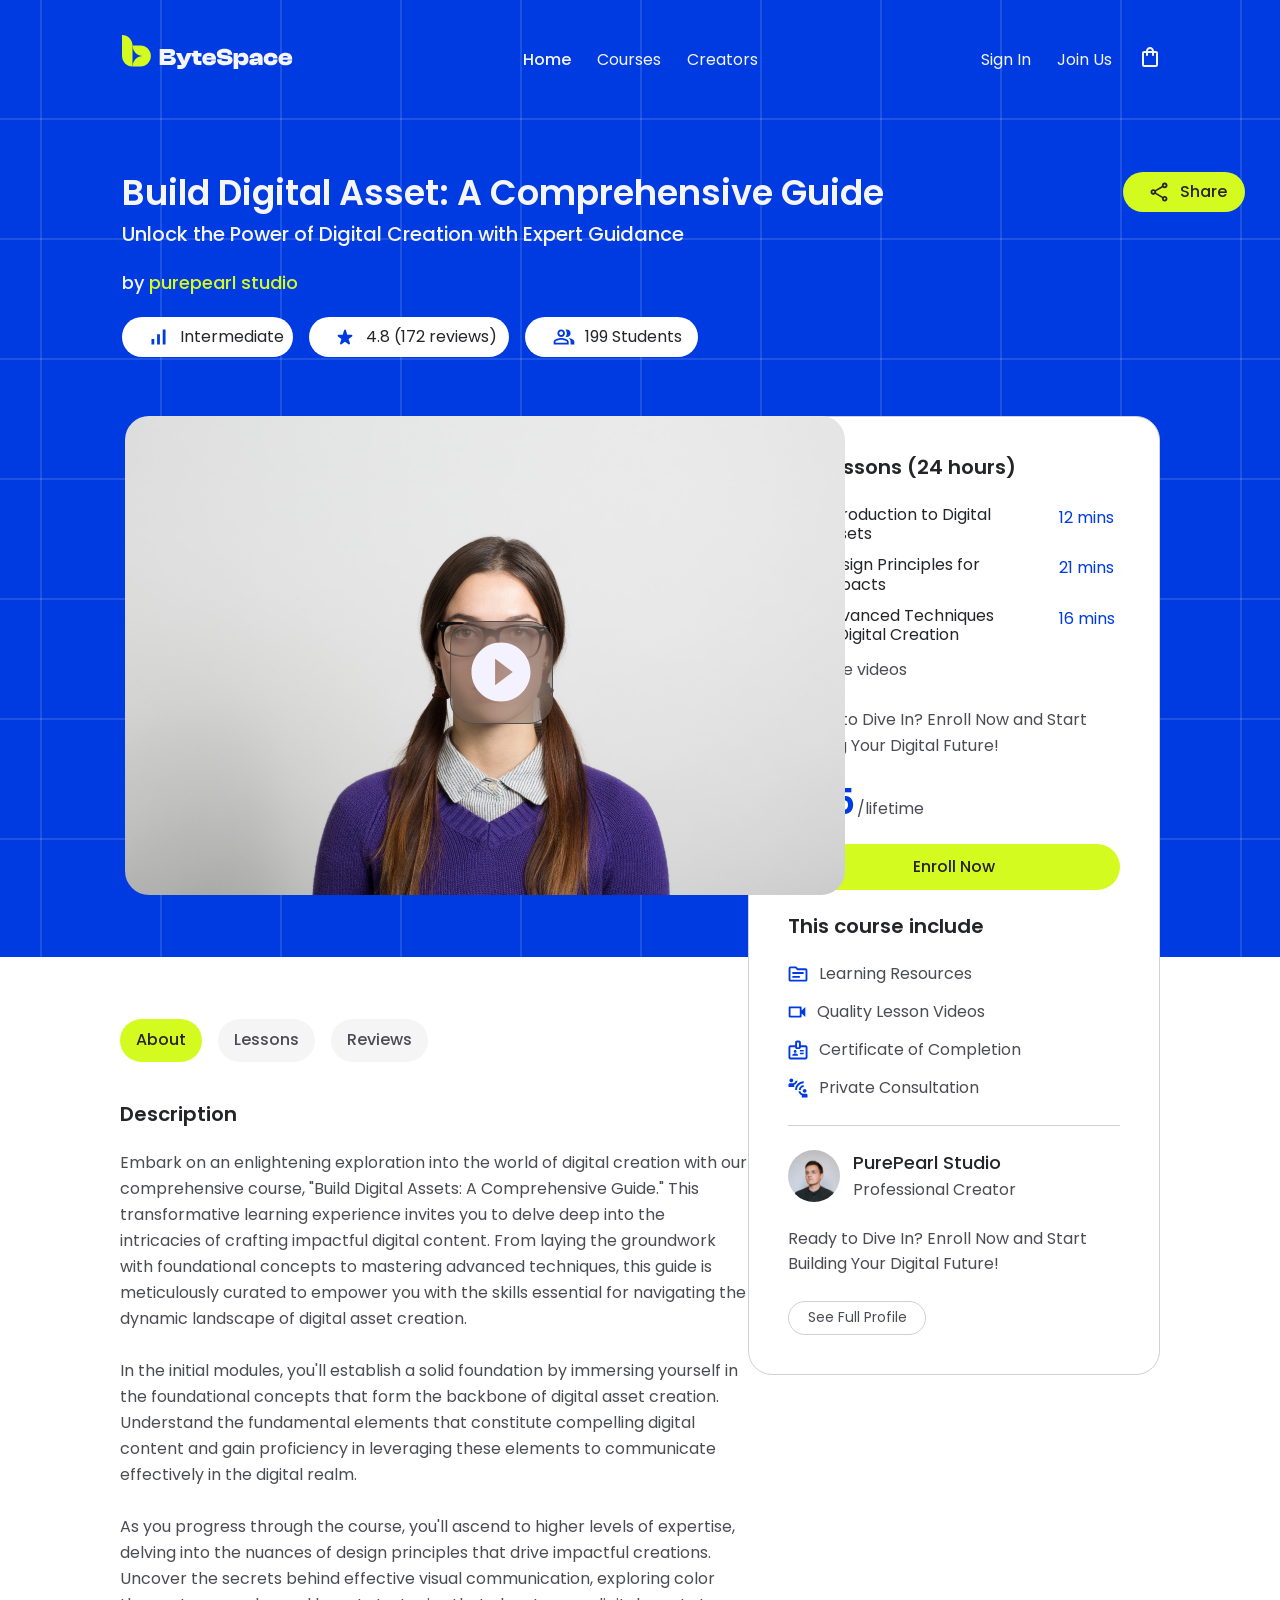
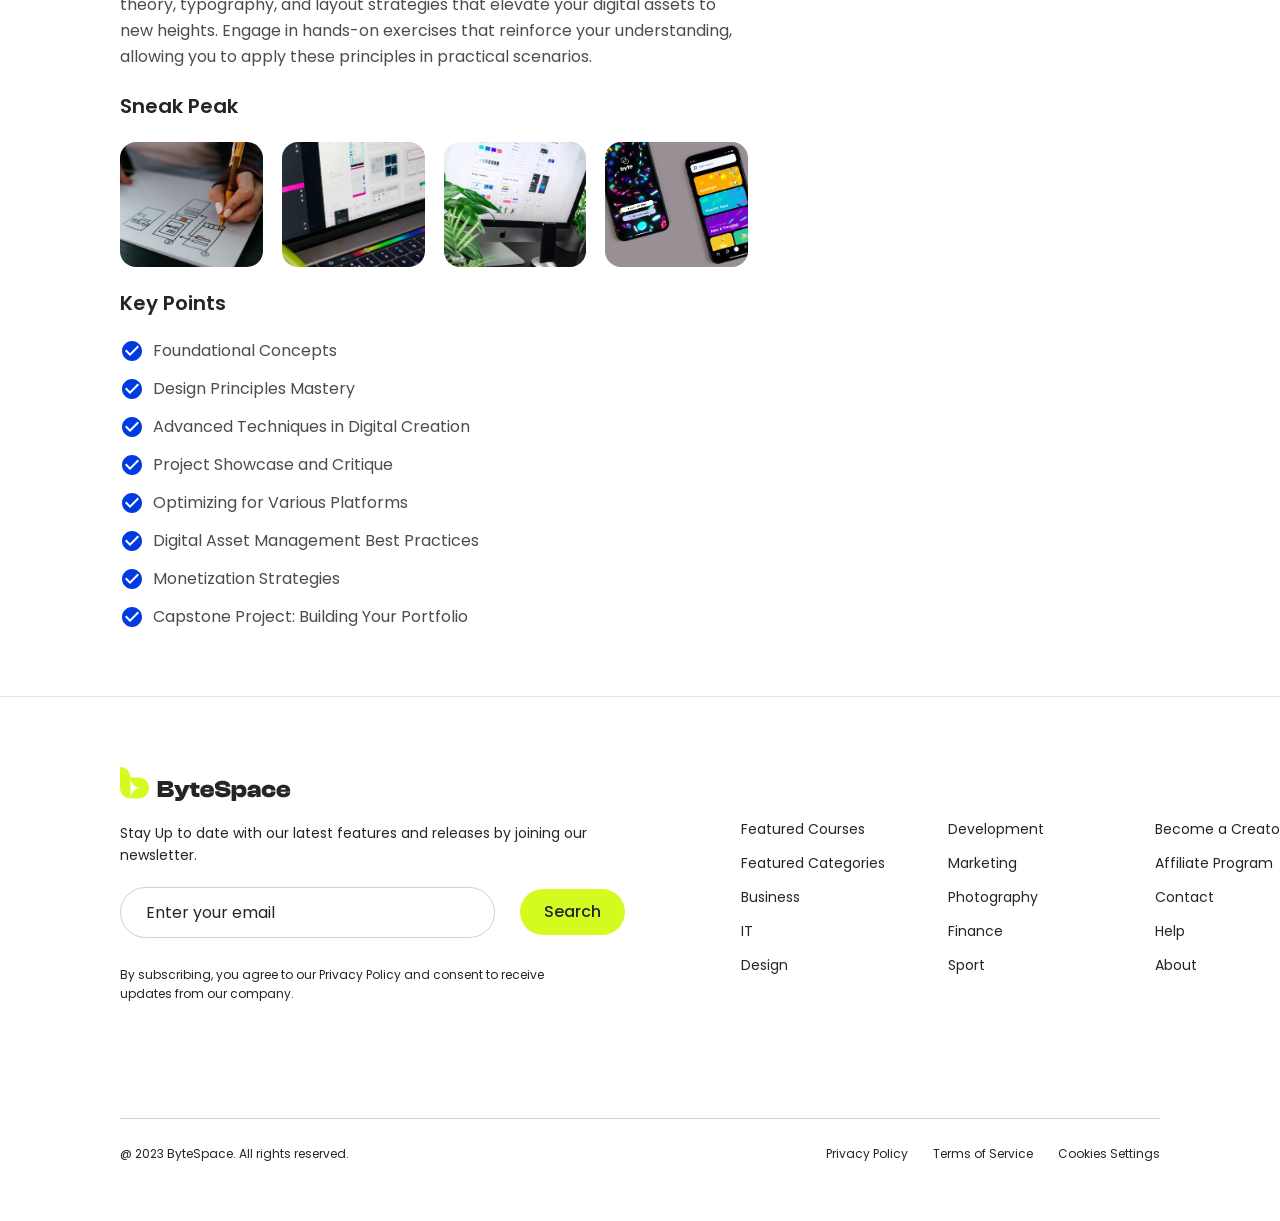
<file: course-details.html>
<!DOCTYPE html>
<html lang="en">
<head>
  <meta charset="utf-8">
  <meta name="viewport" content="width=device-width, initial-scale=1">
  <title>Build Digital Asset: A Comprehensive Guide — ByteSpace</title>
  <meta name="description" content="Build Digital Asset: A Comprehensive Guide. Unlock the power of digital creation with expert guidance from purepearl studio.">
  <link rel="preconnect" href="https://fonts.googleapis.com">
  <link rel="preconnect" href="https://fonts.gstatic.com" crossorigin>
  <link rel="stylesheet" href="https://fonts.googleapis.com/css2?family=Poppins:wght@500;600;700&display=swap">
  <link rel="stylesheet" href="https://api.fontshare.com/v2/css?f[]=satoshi@300,400,500,700&display=swap">
  <link rel="stylesheet" href="style.css">
</head>
<body class="page-course page-course-details">

  <div class="course-shell">
    <header class="site-header">
      <div class="site-header__inner">
        <a class="site-header__logo" href="index.html" aria-label="ByteSpace home"><img src="assets/svg/logo.svg" alt="ByteSpace" width="171" height="37"></a>
        <nav class="site-nav" aria-label="Primary">
          <ul>
            <li><a class="is-active" href="index.html" aria-current="page">Home</a></li>
            <li><a href="search.html">Courses</a></li>
            <li><a href="creator-profile.html">Creators</a></li>
          </ul>
        </nav>
        <div class="site-header__actions">
          <a href="login.html">Sign In</a>
          <a href="register.html">Join Us</a>
          <a class="site-header__cart" href="course-details.html" aria-label="Cart"><img src="assets/svg/icon-cart.svg" alt="" width="16" height="20"></a>
        </div>
        <button class="nav-toggle" type="button" aria-label="Open menu" aria-expanded="false"><span></span><span></span><span></span></button>
      </div>
    </header>

    <section class="course-hero" aria-labelledby="course-title">
      <h1 id="course-title">Build Digital Asset: A Comprehensive Guide</h1>
      <p class="course-hero__sub">Unlock the Power of Digital Creation with Expert Guidance</p>
      <p class="course-hero__by">by <a href="creator-profile.html">purepearl studio</a></p>
      <ul class="course-hero__meta">
        <li><img src="assets/svg/icon-level-blue.svg" alt="" width="15" height="16">Intermediate</li>
        <li><img src="assets/svg/icon-star-blue.svg" alt="" width="16.5" height="16.5">4.8 (172 reviews)</li>
        <li><img src="assets/svg/icon-students.svg" alt="" width="22" height="16">199 Students</li>
      </ul>
      <button class="course-share btn btn--primary btn--sm" type="button"><img src="assets/svg/icon-share.svg" alt="" width="18" height="20">Share</button>
    </section>

    <figure class="course-video">
      <img src="assets/img/video-poster-woman.jpg" alt="Course preview: a woman with long hair and a purple sweater" width="720" height="479">
      <button class="course-video__play" type="button" aria-label="Play course preview"><img src="assets/svg/icon-play.svg" alt="" width="60" height="60"></button>
    </figure>

    <aside class="course-side" aria-label="Course summary">
      <h2 class="course-side__title">112 Lessons (24 hours)</h2>
      <ol class="course-side__lessons">
        <li><a href="course-lessons.html"><span class="n">01</span><span class="t">Introduction to Digital Assets</span><span class="d">12 mins</span></a></li>
        <li><a href="course-lessons.html"><span class="n">02</span><span class="t">Design Principles for Impacts</span><span class="d">21 mins</span></a></li>
        <li><a href="course-lessons.html"><span class="n">03</span><span class="t">Advanced Techniques in Digital Creation</span><span class="d">16 mins</span></a></li>
      </ol>
      <p class="course-side__more"><a href="course-lessons.html">99 more videos</a></p>
      <p class="course-side__blurb">Ready to Dive In? Enroll Now and Start Building Your Digital Future!</p>
      <p class="course-side__price">$25<small>/lifetime</small></p>
      <a class="btn btn--primary course-side__enroll" href="register.html">Enroll Now</a>
      <h2 class="course-side__incl-title">This course include</h2>
      <ul class="course-side__incl">
        <li><img src="assets/svg/icon-resources.svg" alt="" width="20" height="16">Learning Resources</li>
        <li><img src="assets/svg/icon-video-blue.svg" alt="" width="18" height="12">Quality Lesson Videos</li>
        <li><img src="assets/svg/icon-certificate.svg" alt="" width="20" height="20">Certificate of Completion</li>
        <li><img src="assets/svg/icon-consultation.svg" alt="" width="20" height="20">Private Consultation</li>
      </ul>
      <div class="course-side__creator">
        <img src="assets/img/avatar-reviewer-young-man.jpg" alt="" width="52" height="52">
        <div><h3><a href="creator-profile.html">PurePearl Studio</a></h3><p>Professional Creator</p></div>
      </div>
      <p class="course-side__blurb">Ready to Dive In? Enroll Now and Start Building Your Digital Future!</p>
      <a class="course-side__profile" href="creator-profile.html">See Full Profile</a>
    </aside>

    <main class="course-body">
      <nav class="course-tabs" aria-label="Course sections">
        <a class="pill is-active" href="course-details.html" aria-current="page">About</a>
        <a class="pill" href="course-lessons.html">Lessons</a>
        <a class="pill" href="course-reviews.html">Reviews</a>
      </nav>

      <section class="course-section" aria-labelledby="cd-desc">
        <h2 id="cd-desc">Description</h2>
        <p>Embark on an enlightening exploration into the world of digital creation with our comprehensive course, "Build Digital Assets: A Comprehensive Guide." This transformative learning experience invites you to delve deep into the intricacies of crafting impactful digital content. From laying the groundwork with foundational concepts to mastering advanced techniques, this guide is meticulously curated to empower you with the skills essential for navigating the dynamic landscape of digital asset creation.</p>
        <p>In the initial modules, you'll establish a solid foundation by immersing yourself in the foundational concepts that form the backbone of digital asset creation. Understand the fundamental elements that constitute compelling digital content and gain proficiency in leveraging these elements to communicate effectively in the digital realm.</p>
        <p>As you progress through the course, you'll ascend to higher levels of expertise, delving into the nuances of design principles that drive impactful creations. Uncover the secrets behind effective visual communication, exploring color theory, typography, and layout strategies that elevate your digital assets to new heights. Engage in hands-on exercises that reinforce your understanding, allowing you to apply these principles in practical scenarios.</p>
      </section>

      <section class="course-section" aria-labelledby="cd-peek">
        <h2 id="cd-peek">Sneak Peak</h2>
        <ul class="cd-peek">
          <li><img src="assets/img/sneak-peek-1.jpg" alt="Hand sketching a wireframe on paper" width="167" height="125"></li>
          <li><img src="assets/img/sneak-peek-2.jpg" alt="Design tool open on a laptop screen" width="167" height="125"></li>
          <li><img src="assets/img/sneak-peek-3.jpg" alt="Design system displayed on a monitor next to a plant" width="167" height="125"></li>
          <li><img src="assets/img/sneak-peek-4.jpg" alt="Mobile app designs shown on two phones" width="167" height="125"></li>
        </ul>
      </section>

      <section class="course-section" aria-labelledby="cd-keys">
        <h2 id="cd-keys">Key Points</h2>
        <ul class="course-checks">
          <li><img src="assets/svg/icon-check.svg" alt="" width="20" height="20">Foundational Concepts</li>
          <li><img src="assets/svg/icon-check.svg" alt="" width="20" height="20">Design Principles Mastery</li>
          <li><img src="assets/svg/icon-check.svg" alt="" width="20" height="20">Advanced Techniques in Digital Creation</li>
          <li><img src="assets/svg/icon-check.svg" alt="" width="20" height="20">Project Showcase and Critique</li>
          <li><img src="assets/svg/icon-check.svg" alt="" width="20" height="20">Optimizing for Various Platforms</li>
          <li><img src="assets/svg/icon-check.svg" alt="" width="20" height="20">Digital Asset Management Best Practices</li>
          <li><img src="assets/svg/icon-check.svg" alt="" width="20" height="20">Monetization Strategies</li>
          <li><img src="assets/svg/icon-check.svg" alt="" width="20" height="20">Capstone Project: Building Your Portfolio</li>
        </ul>
      </section>
    </main>
  </div>

  <footer class="site-footer">
    <div class="site-footer__inner">
      <div class="site-footer__brand">
        <a class="site-footer__logo" href="index.html" aria-label="ByteSpace home"><img src="assets/svg/logo-dark.svg" alt="ByteSpace" width="171" height="37"></a>
        <p>Stay Up to date with our latest features and releases by joining our newsletter.</p>
      </div>
      <form class="site-footer__form" action="#">
        <label class="visually-hidden" for="nl-email">Email</label>
        <input id="nl-email" type="email" placeholder="Enter your email">
        <button class="btn btn--primary" type="submit">Search</button>
      </form>
      <p class="site-footer__legal">By subscribing, you agree to our Privacy Policy and consent to receive updates from our company.</p>
      <nav class="site-footer__cols" aria-label="Footer">
        <ul><li><a href="search.html">Featured Courses</a></li><li><a href="search.html">Featured Categories</a></li><li><a href="search.html?c=business">Business</a></li><li><a href="search.html?c=it-software">IT</a></li><li><a href="search.html?c=design">Design</a></li></ul>
        <ul><li><a href="search.html?c=development">Development</a></li><li><a href="search.html?c=marketing">Marketing</a></li><li><a href="search.html?c=photography">Photography</a></li><li><a href="search.html">Finance</a></li><li><a href="search.html">Sport</a></li></ul>
        <ul><li><a href="register.html">Become a Creator</a></li><li><a href="creator-profile.html">Affiliate Program</a></li><li><a href="404.html">Contact</a></li><li><a href="404.html">Help</a></li><li><a href="404.html">About</a></li></ul>
      </nav>
      <div class="site-footer__bar">
        <p>@ 2023 ByteSpace. All rights reserved.</p>
        <ul><li><a href="404.html">Privacy Policy</a></li><li><a href="404.html">Terms of Service</a></li><li><a href="404.html">Cookies Settings</a></li></ul>
      </div>
    </div>
  </footer>

  <script src="script.js"></script>
</body>
</html>
</file>
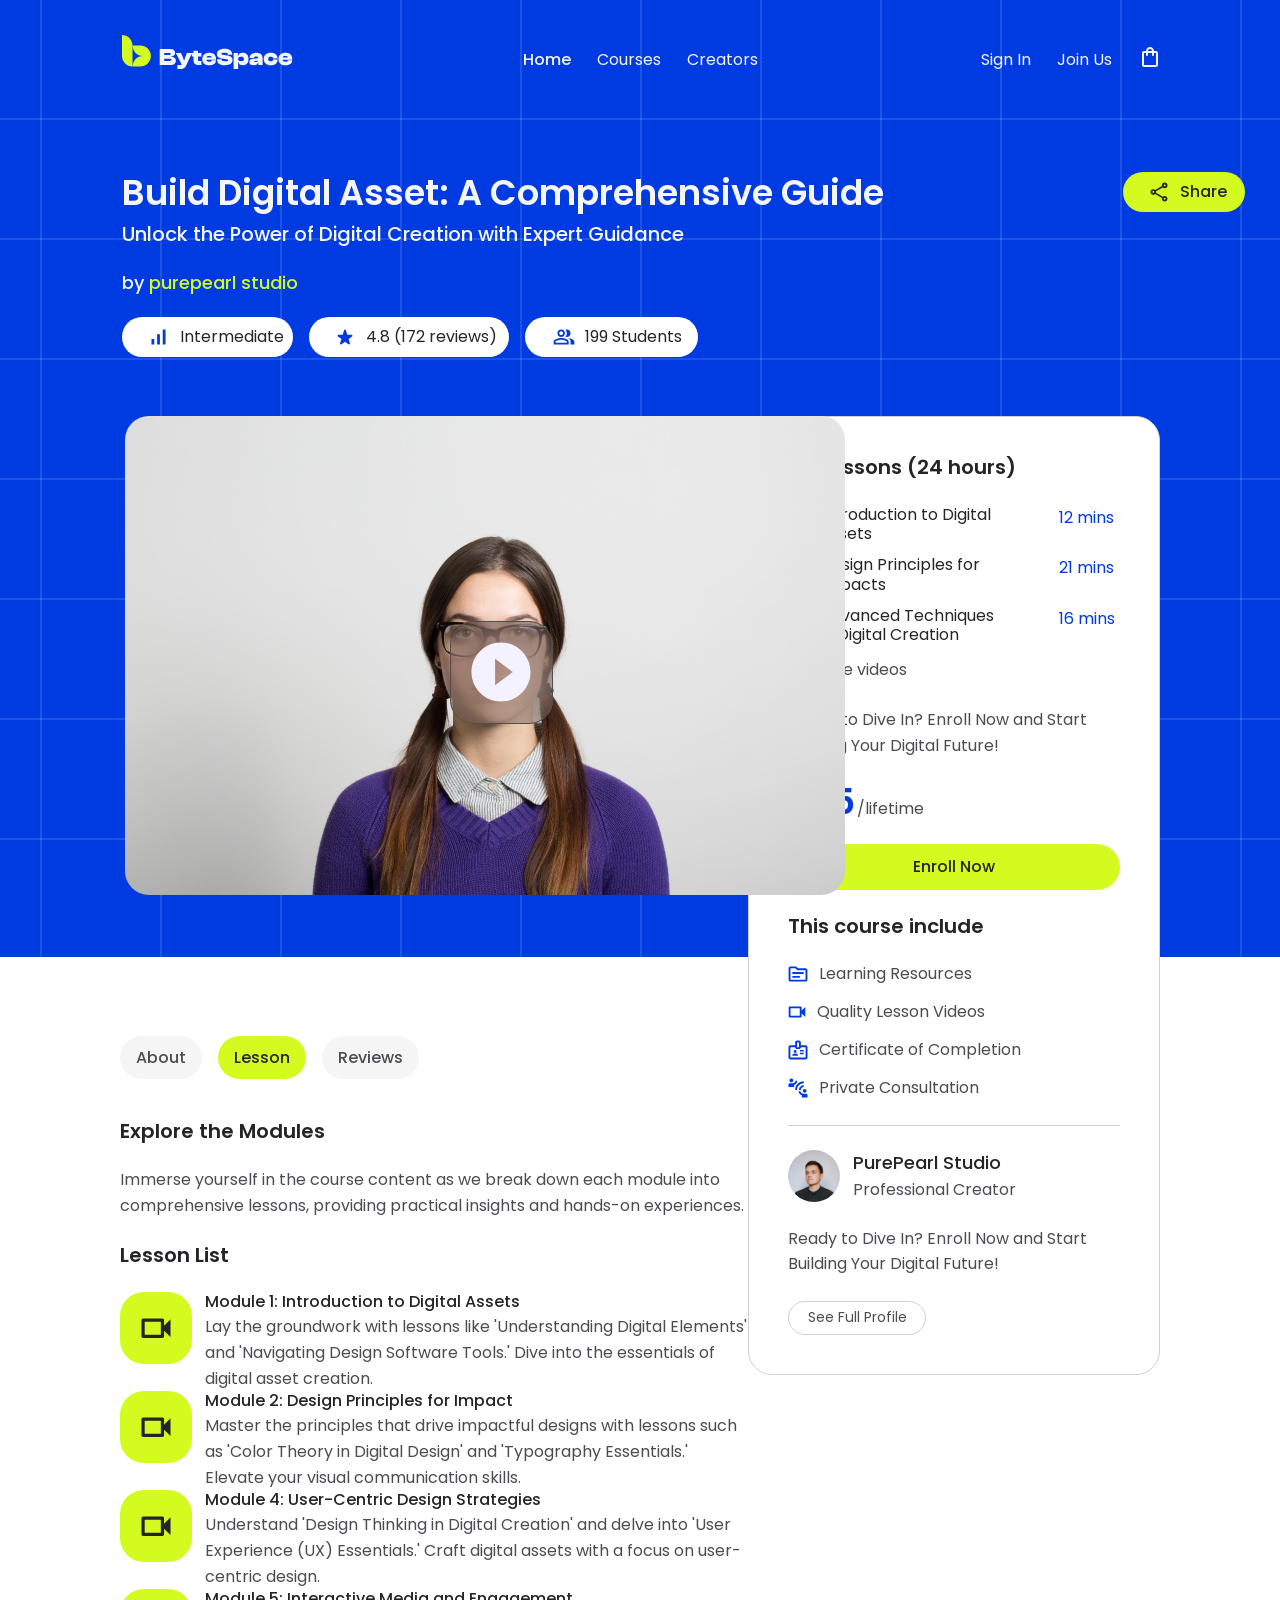
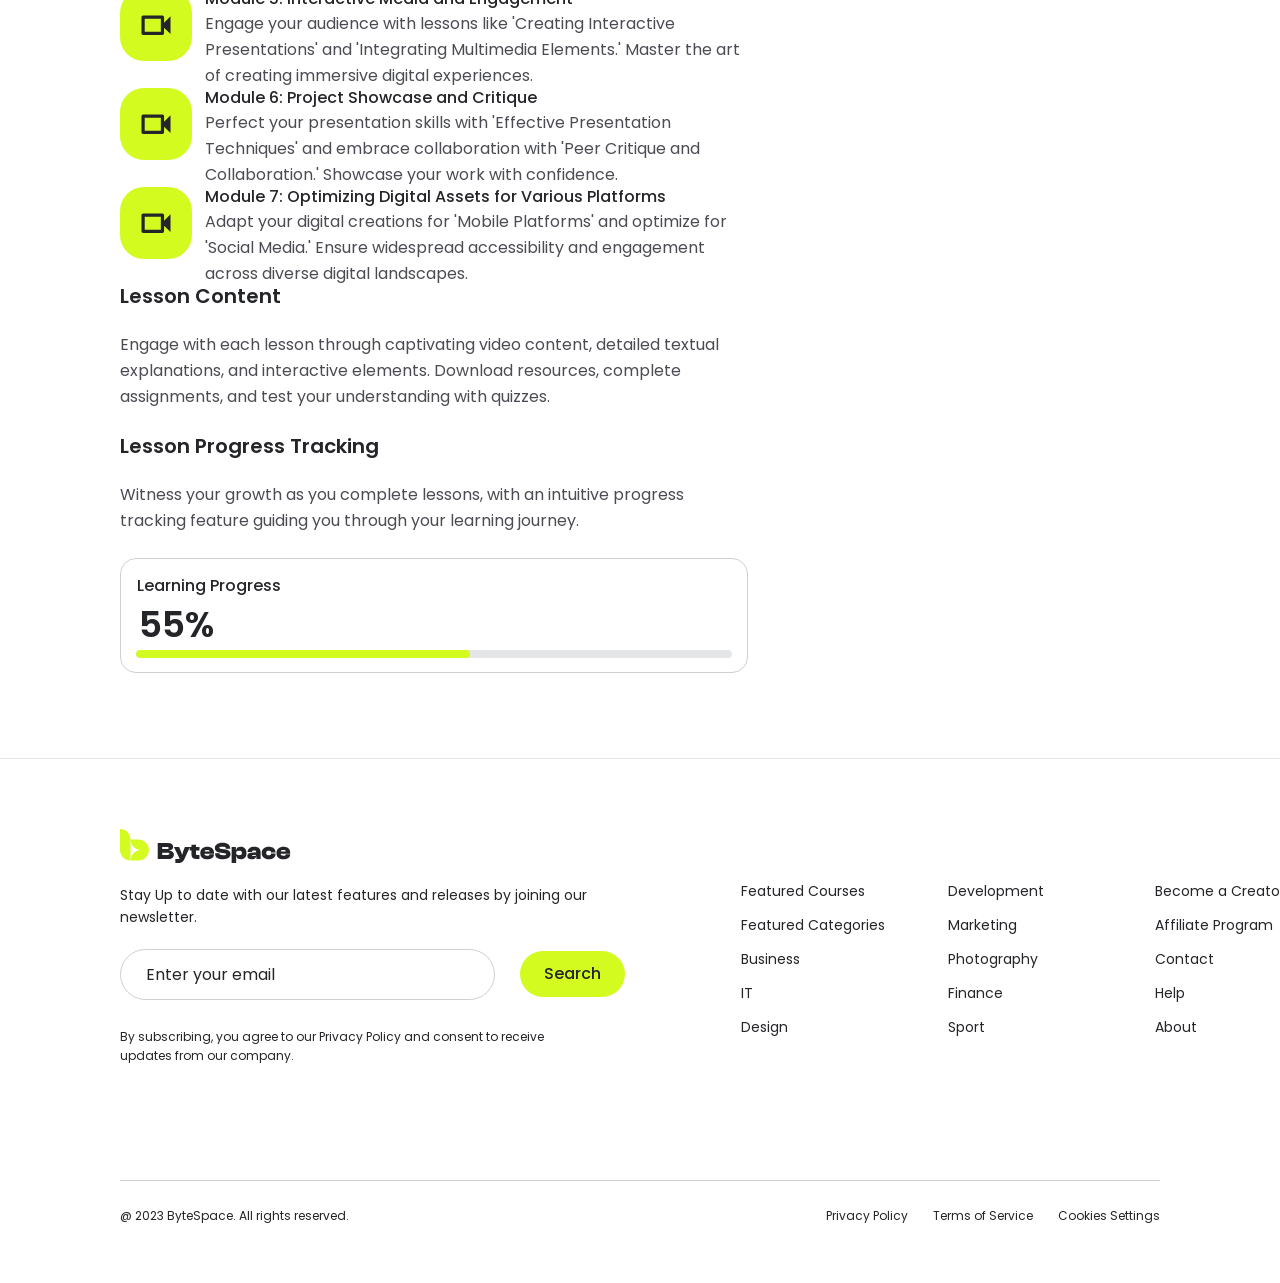
<file: course-lessons.html>
<!DOCTYPE html>
<html lang="en">
<head>
  <meta charset="utf-8">
  <meta name="viewport" content="width=device-width, initial-scale=1">
  <title>Lessons: Build Digital Asset — ByteSpace</title>
  <meta name="description" content="Build Digital Asset: A Comprehensive Guide. Unlock the power of digital creation with expert guidance from purepearl studio.">
  <link rel="preconnect" href="https://fonts.googleapis.com">
  <link rel="preconnect" href="https://fonts.gstatic.com" crossorigin>
  <link rel="stylesheet" href="https://fonts.googleapis.com/css2?family=Poppins:wght@500;600;700&display=swap">
  <link rel="stylesheet" href="https://api.fontshare.com/v2/css?f[]=satoshi@300,400,500,700&display=swap">
  <link rel="stylesheet" href="style.css">
</head>
<body class="page-course page-course-lessons">

  <div class="course-shell">
    <header class="site-header">
      <div class="site-header__inner">
        <a class="site-header__logo" href="index.html" aria-label="ByteSpace home"><img src="assets/svg/logo.svg" alt="ByteSpace" width="171" height="37"></a>
        <nav class="site-nav" aria-label="Primary">
          <ul>
            <li><a class="is-active" href="index.html" aria-current="page">Home</a></li>
            <li><a href="search.html">Courses</a></li>
            <li><a href="creator-profile.html">Creators</a></li>
          </ul>
        </nav>
        <div class="site-header__actions">
          <a href="login.html">Sign In</a>
          <a href="register.html">Join Us</a>
          <a class="site-header__cart" href="course-details.html" aria-label="Cart"><img src="assets/svg/icon-cart.svg" alt="" width="16" height="20"></a>
        </div>
        <button class="nav-toggle" type="button" aria-label="Open menu" aria-expanded="false"><span></span><span></span><span></span></button>
      </div>
    </header>

    <section class="course-hero" aria-labelledby="course-title">
      <h1 id="course-title">Build Digital Asset: A Comprehensive Guide</h1>
      <p class="course-hero__sub">Unlock the Power of Digital Creation with Expert Guidance</p>
      <p class="course-hero__by">by <a href="creator-profile.html">purepearl studio</a></p>
      <ul class="course-hero__meta">
        <li><img src="assets/svg/icon-level-blue.svg" alt="" width="15" height="16">Intermediate</li>
        <li><img src="assets/svg/icon-star-blue.svg" alt="" width="16.5" height="16.5">4.8 (172 reviews)</li>
        <li><img src="assets/svg/icon-students.svg" alt="" width="22" height="16">199 Students</li>
      </ul>
      <button class="course-share btn btn--primary btn--sm" type="button"><img src="assets/svg/icon-share.svg" alt="" width="18" height="20">Share</button>
    </section>

    <figure class="course-video">
      <img src="assets/img/video-poster-woman.jpg" alt="Course preview: a woman with long hair and a purple sweater" width="720" height="479">
      <button class="course-video__play" type="button" aria-label="Play course preview"><img src="assets/svg/icon-play.svg" alt="" width="60" height="60"></button>
    </figure>

    <aside class="course-side" aria-label="Course summary">
      <h2 class="course-side__title">112 Lessons (24 hours)</h2>
      <ol class="course-side__lessons">
        <li><a href="course-lessons.html"><span class="n">01</span><span class="t">Introduction to Digital Assets</span><span class="d">12 mins</span></a></li>
        <li><a href="course-lessons.html"><span class="n">02</span><span class="t">Design Principles for Impacts</span><span class="d">21 mins</span></a></li>
        <li><a href="course-lessons.html"><span class="n">03</span><span class="t">Advanced Techniques in Digital Creation</span><span class="d">16 mins</span></a></li>
      </ol>
      <p class="course-side__more"><a href="course-lessons.html">99 more videos</a></p>
      <p class="course-side__blurb">Ready to Dive In? Enroll Now and Start Building Your Digital Future!</p>
      <p class="course-side__price">$25<small>/lifetime</small></p>
      <a class="btn btn--primary course-side__enroll" href="register.html">Enroll Now</a>
      <h2 class="course-side__incl-title">This course include</h2>
      <ul class="course-side__incl">
        <li><img src="assets/svg/icon-resources.svg" alt="" width="20" height="16">Learning Resources</li>
        <li><img src="assets/svg/icon-video-blue.svg" alt="" width="18" height="12">Quality Lesson Videos</li>
        <li><img src="assets/svg/icon-certificate.svg" alt="" width="20" height="20">Certificate of Completion</li>
        <li><img src="assets/svg/icon-consultation.svg" alt="" width="20" height="20">Private Consultation</li>
      </ul>
      <div class="course-side__creator">
        <img src="assets/img/avatar-reviewer-young-man.jpg" alt="" width="52" height="52">
        <div><h3><a href="creator-profile.html">PurePearl Studio</a></h3><p>Professional Creator</p></div>
      </div>
      <p class="course-side__blurb">Ready to Dive In? Enroll Now and Start Building Your Digital Future!</p>
      <a class="course-side__profile" href="creator-profile.html">See Full Profile</a>
    </aside>

    <main class="course-body">
      <nav class="course-tabs" aria-label="Course sections">
        <a class="pill" href="course-details.html">About</a>
        <a class="pill is-active" href="course-lessons.html" aria-current="page">Lesson</a>
        <a class="pill" href="course-reviews.html">Reviews</a>
      </nav>

      <section class="course-section" aria-labelledby="cl-mods">
        <h2 id="cl-mods">Explore the Modules</h2>
        <p>Immerse yourself in the course content as we break down each module into comprehensive lessons, providing practical insights and hands-on experiences.</p>
      </section>

      <section class="course-section" aria-labelledby="cl-list">
        <h2 id="cl-list">Lesson List</h2>
        <ol class="cl-list">
          <li class="cl-item">
            <span class="cl-item__icon" aria-hidden="true"><img src="assets/svg/icon-lesson-video.svg" alt="" width="30" height="20"></span>
            <div><h3><a href="course-lessons.html#module-1" id="module-1">Module 1: Introduction to Digital Assets</a></h3><p>Lay the groundwork with lessons like 'Understanding Digital Elements' and 'Navigating Design Software Tools.' Dive into the essentials of digital asset creation.</p></div>
          </li>
          <li class="cl-item">
            <span class="cl-item__icon" aria-hidden="true"><img src="assets/svg/icon-lesson-video.svg" alt="" width="30" height="20"></span>
            <div><h3><a href="course-lessons.html#module-2" id="module-2">Module 2: Design Principles for Impact</a></h3><p>Master the principles that drive impactful designs with lessons such as 'Color Theory in Digital Design' and 'Typography Essentials.' Elevate your visual communication skills.</p></div>
          </li>
          <li class="cl-item">
            <span class="cl-item__icon" aria-hidden="true"><img src="assets/svg/icon-lesson-video.svg" alt="" width="30" height="20"></span>
            <div><h3><a href="course-lessons.html#module-4" id="module-4">Module 4: User-Centric Design Strategies</a></h3><p>Understand 'Design Thinking in Digital Creation' and delve into 'User Experience (UX) Essentials.' Craft digital assets with a focus on user-centric design.</p></div>
          </li>
          <li class="cl-item">
            <span class="cl-item__icon" aria-hidden="true"><img src="assets/svg/icon-lesson-video.svg" alt="" width="30" height="20"></span>
            <div><h3><a href="course-lessons.html#module-5" id="module-5">Module 5: Interactive Media and Engagement</a></h3><p>Engage your audience with lessons like 'Creating Interactive Presentations' and 'Integrating Multimedia Elements.' Master the art of creating immersive digital experiences.</p></div>
          </li>
          <li class="cl-item">
            <span class="cl-item__icon" aria-hidden="true"><img src="assets/svg/icon-lesson-video.svg" alt="" width="30" height="20"></span>
            <div><h3><a href="course-lessons.html#module-6" id="module-6">Module 6: Project Showcase and Critique</a></h3><p>Perfect your presentation skills with 'Effective Presentation Techniques' and embrace collaboration with 'Peer Critique and Collaboration.' Showcase your work with confidence.</p></div>
          </li>
          <li class="cl-item">
            <span class="cl-item__icon" aria-hidden="true"><img src="assets/svg/icon-lesson-video.svg" alt="" width="30" height="20"></span>
            <div><h3><a href="course-lessons.html#module-7" id="module-7">Module 7: Optimizing Digital Assets for Various Platforms</a></h3><p>Adapt your digital creations for 'Mobile Platforms' and optimize for 'Social Media.' Ensure widespread accessibility and engagement across diverse digital landscapes.</p></div>
          </li>
        </ol>
      </section>

      <section class="course-section" aria-labelledby="cl-content">
        <h2 id="cl-content">Lesson Content</h2>
        <p>Engage with each lesson through captivating video content, detailed textual explanations, and interactive elements. Download resources, complete assignments, and test your understanding with quizzes.</p>
      </section>

      <section class="course-section" aria-labelledby="cl-progress">
        <h2 id="cl-progress">Lesson Progress Tracking</h2>
        <p>Witness your growth as you complete lessons, with an intuitive progress tracking feature guiding you through your learning journey.</p>
        <div class="cl-progress">
          <p class="cl-progress__label">Learning Progress</p>
          <p class="cl-progress__value">55%</p>
          <div class="cl-progress__bar" role="progressbar" aria-label="Learning progress" aria-valuemin="0" aria-valuemax="100" aria-valuenow="56"><i style="width:56%"></i></div>
        </div>
      </section>
    </main>
  </div>

  <footer class="site-footer">
    <div class="site-footer__inner">
      <div class="site-footer__brand">
        <a class="site-footer__logo" href="index.html" aria-label="ByteSpace home"><img src="assets/svg/logo-dark.svg" alt="ByteSpace" width="171" height="37"></a>
        <p>Stay Up to date with our latest features and releases by joining our newsletter.</p>
      </div>
      <form class="site-footer__form" action="#">
        <label class="visually-hidden" for="nl-email">Email</label>
        <input id="nl-email" type="email" placeholder="Enter your email">
        <button class="btn btn--primary" type="submit">Search</button>
      </form>
      <p class="site-footer__legal">By subscribing, you agree to our Privacy Policy and consent to receive updates from our company.</p>
      <nav class="site-footer__cols" aria-label="Footer">
        <ul><li><a href="search.html">Featured Courses</a></li><li><a href="search.html">Featured Categories</a></li><li><a href="search.html?c=business">Business</a></li><li><a href="search.html?c=it-software">IT</a></li><li><a href="search.html?c=design">Design</a></li></ul>
        <ul><li><a href="search.html?c=development">Development</a></li><li><a href="search.html?c=marketing">Marketing</a></li><li><a href="search.html?c=photography">Photography</a></li><li><a href="search.html">Finance</a></li><li><a href="search.html">Sport</a></li></ul>
        <ul><li><a href="register.html">Become a Creator</a></li><li><a href="creator-profile.html">Affiliate Program</a></li><li><a href="404.html">Contact</a></li><li><a href="404.html">Help</a></li><li><a href="404.html">About</a></li></ul>
      </nav>
      <div class="site-footer__bar">
        <p>@ 2023 ByteSpace. All rights reserved.</p>
        <ul><li><a href="404.html">Privacy Policy</a></li><li><a href="404.html">Terms of Service</a></li><li><a href="404.html">Cookies Settings</a></li></ul>
      </div>
    </div>
  </footer>

  <script src="script.js"></script>
</body>
</html>
</file>
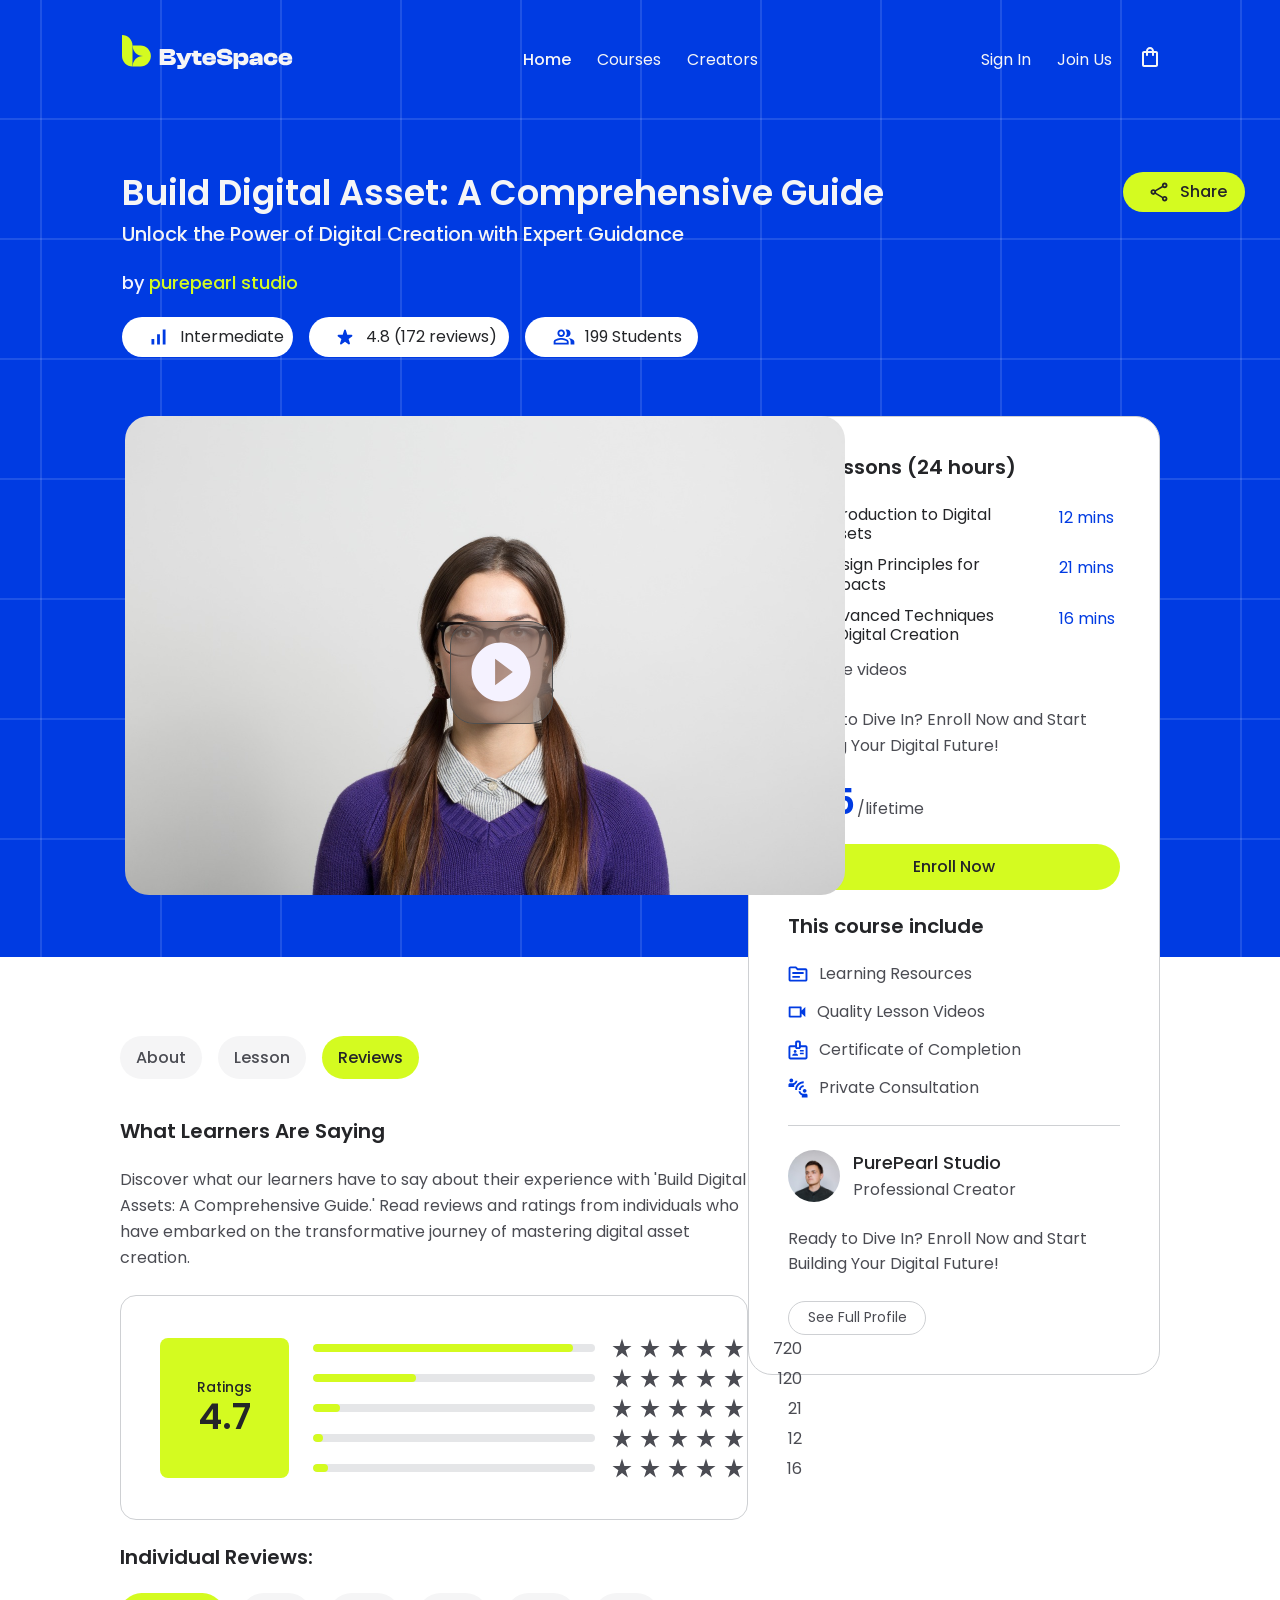
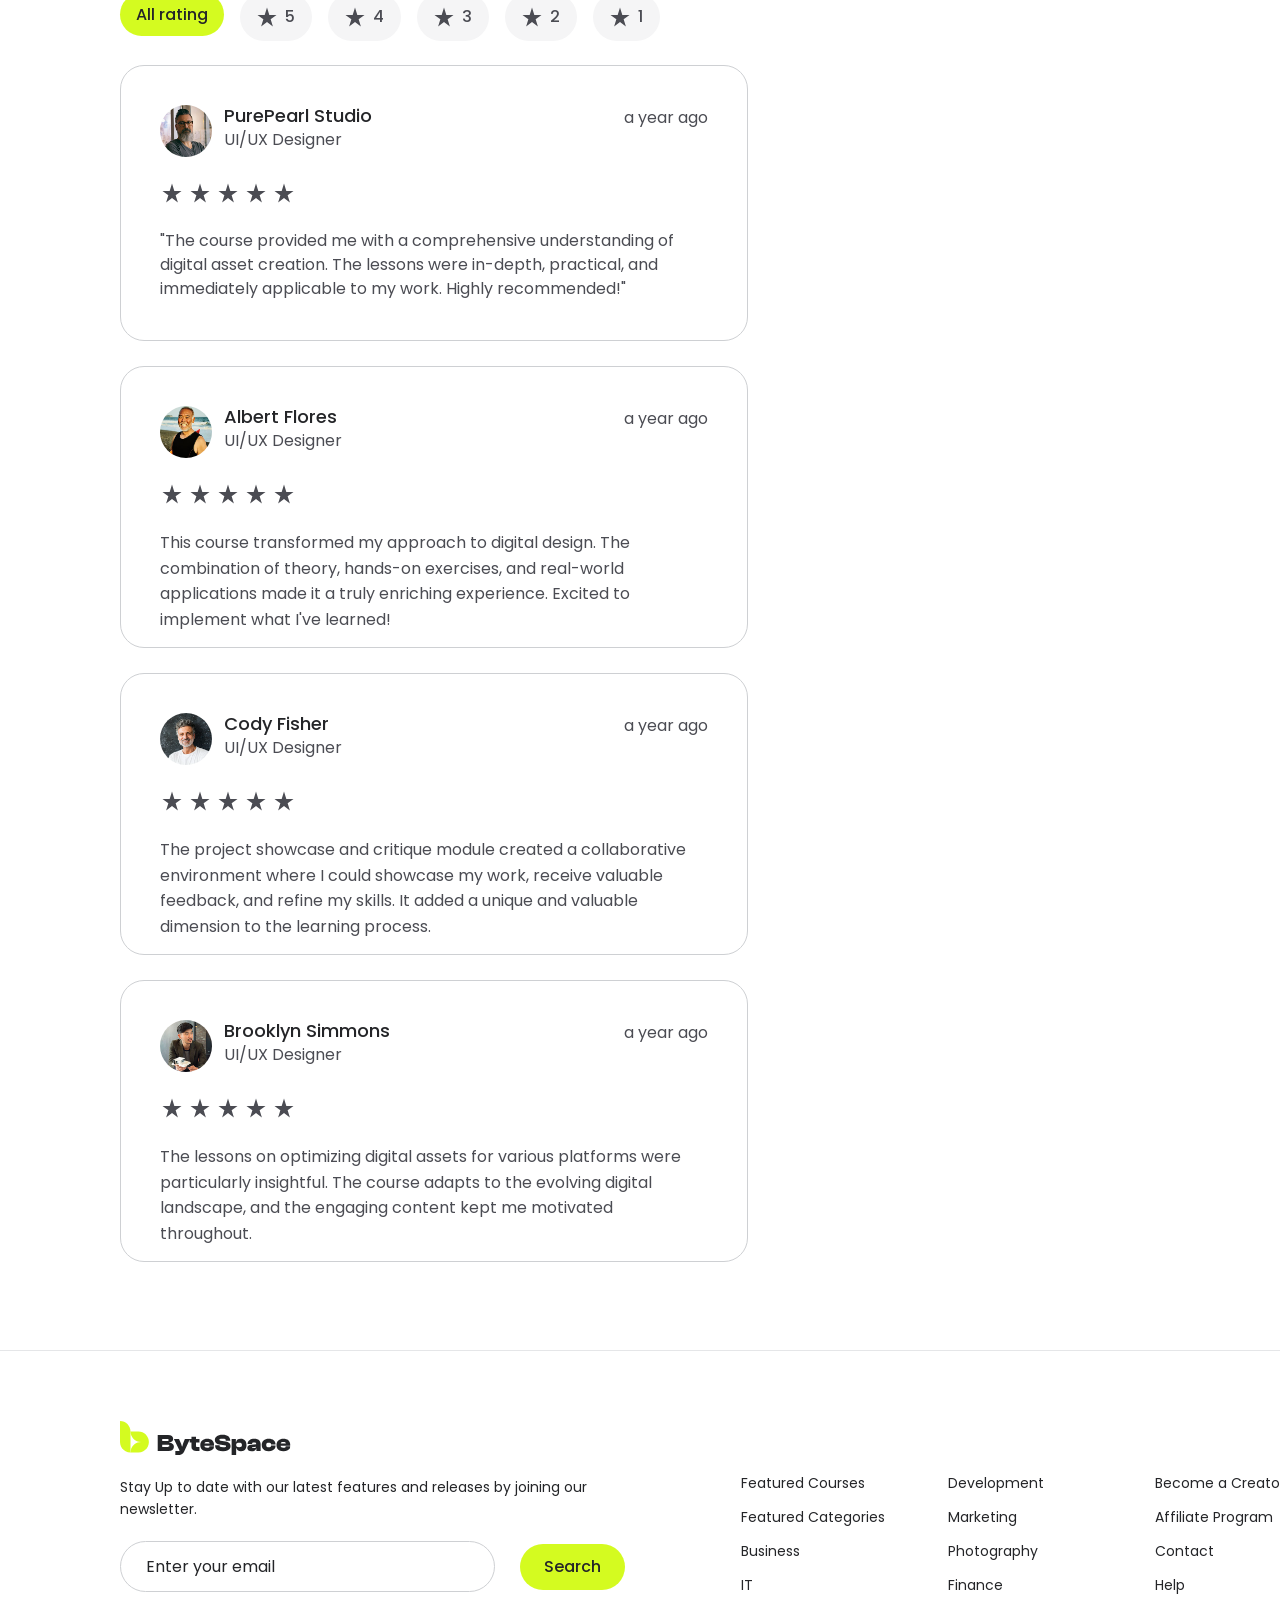
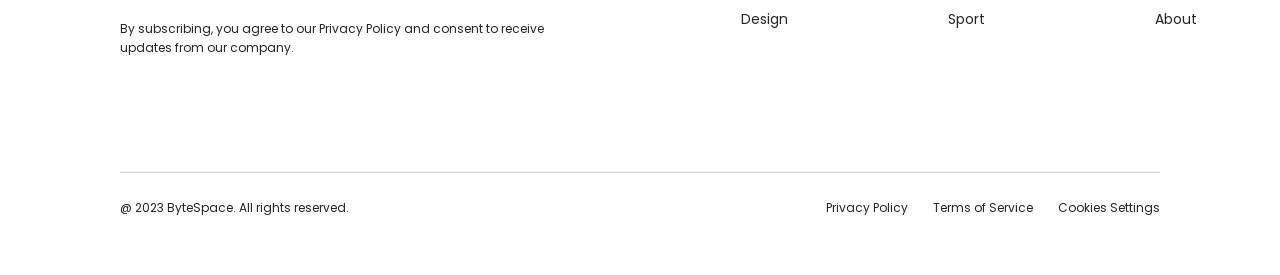
<file: course-reviews.html>
<!DOCTYPE html>
<html lang="en">
<head>
  <meta charset="utf-8">
  <meta name="viewport" content="width=device-width, initial-scale=1">
  <title>Reviews: Build Digital Asset — ByteSpace</title>
  <meta name="description" content="Build Digital Asset: A Comprehensive Guide. Unlock the power of digital creation with expert guidance from purepearl studio.">
  <link rel="preconnect" href="https://fonts.googleapis.com">
  <link rel="preconnect" href="https://fonts.gstatic.com" crossorigin>
  <link rel="stylesheet" href="https://fonts.googleapis.com/css2?family=Poppins:wght@500;600;700&display=swap">
  <link rel="stylesheet" href="https://api.fontshare.com/v2/css?f[]=satoshi@300,400,500,700&display=swap">
  <link rel="stylesheet" href="style.css">
</head>
<body class="page-course page-course-reviews">

  <div class="course-shell">
    <header class="site-header">
      <div class="site-header__inner">
        <a class="site-header__logo" href="index.html" aria-label="ByteSpace home"><img src="assets/svg/logo.svg" alt="ByteSpace" width="171" height="37"></a>
        <nav class="site-nav" aria-label="Primary">
          <ul>
            <li><a class="is-active" href="index.html" aria-current="page">Home</a></li>
            <li><a href="search.html">Courses</a></li>
            <li><a href="creator-profile.html">Creators</a></li>
          </ul>
        </nav>
        <div class="site-header__actions">
          <a href="login.html">Sign In</a>
          <a href="register.html">Join Us</a>
          <a class="site-header__cart" href="course-details.html" aria-label="Cart"><img src="assets/svg/icon-cart.svg" alt="" width="16" height="20"></a>
        </div>
        <button class="nav-toggle" type="button" aria-label="Open menu" aria-expanded="false"><span></span><span></span><span></span></button>
      </div>
    </header>

    <section class="course-hero" aria-labelledby="course-title">
      <h1 id="course-title">Build Digital Asset: A Comprehensive Guide</h1>
      <p class="course-hero__sub">Unlock the Power of Digital Creation with Expert Guidance</p>
      <p class="course-hero__by">by <a href="creator-profile.html">purepearl studio</a></p>
      <ul class="course-hero__meta">
        <li><img src="assets/svg/icon-level-blue.svg" alt="" width="15" height="16">Intermediate</li>
        <li><img src="assets/svg/icon-star-blue.svg" alt="" width="16.5" height="16.5">4.8 (172 reviews)</li>
        <li><img src="assets/svg/icon-students.svg" alt="" width="22" height="16">199 Students</li>
      </ul>
      <button class="course-share btn btn--primary btn--sm" type="button"><img src="assets/svg/icon-share.svg" alt="" width="18" height="20">Share</button>
    </section>

    <figure class="course-video">
      <img src="assets/img/video-poster-woman.jpg" alt="Course preview: a woman with long hair and a purple sweater" width="720" height="479">
      <button class="course-video__play" type="button" aria-label="Play course preview"><img src="assets/svg/icon-play.svg" alt="" width="60" height="60"></button>
    </figure>

    <aside class="course-side" aria-label="Course summary">
      <h2 class="course-side__title">112 Lessons (24 hours)</h2>
      <ol class="course-side__lessons">
        <li><a href="course-lessons.html"><span class="n">01</span><span class="t">Introduction to Digital Assets</span><span class="d">12 mins</span></a></li>
        <li><a href="course-lessons.html"><span class="n">02</span><span class="t">Design Principles for Impacts</span><span class="d">21 mins</span></a></li>
        <li><a href="course-lessons.html"><span class="n">03</span><span class="t">Advanced Techniques in Digital Creation</span><span class="d">16 mins</span></a></li>
      </ol>
      <p class="course-side__more"><a href="course-lessons.html">99 more videos</a></p>
      <p class="course-side__blurb">Ready to Dive In? Enroll Now and Start Building Your Digital Future!</p>
      <p class="course-side__price">$25<small>/lifetime</small></p>
      <a class="btn btn--primary course-side__enroll" href="register.html">Enroll Now</a>
      <h2 class="course-side__incl-title">This course include</h2>
      <ul class="course-side__incl">
        <li><img src="assets/svg/icon-resources.svg" alt="" width="20" height="16">Learning Resources</li>
        <li><img src="assets/svg/icon-video-blue.svg" alt="" width="18" height="12">Quality Lesson Videos</li>
        <li><img src="assets/svg/icon-certificate.svg" alt="" width="20" height="20">Certificate of Completion</li>
        <li><img src="assets/svg/icon-consultation.svg" alt="" width="20" height="20">Private Consultation</li>
      </ul>
      <div class="course-side__creator">
        <img src="assets/img/avatar-reviewer-young-man.jpg" alt="" width="52" height="52">
        <div><h3><a href="creator-profile.html">PurePearl Studio</a></h3><p>Professional Creator</p></div>
      </div>
      <p class="course-side__blurb">Ready to Dive In? Enroll Now and Start Building Your Digital Future!</p>
      <a class="course-side__profile" href="creator-profile.html">See Full Profile</a>
    </aside>

    <main class="course-body">
      <nav class="course-tabs" aria-label="Course sections">
        <a class="pill" href="course-details.html">About</a>
        <a class="pill" href="course-lessons.html">Lesson</a>
        <a class="pill is-active" href="course-reviews.html" aria-current="page">Reviews</a>
      </nav>

      <section class="course-section" aria-labelledby="cr-intro">
        <h2 id="cr-intro">What Learners Are Saying</h2>
        <p>Discover what our learners have to say about their experience with 'Build Digital Assets: A Comprehensive Guide.' Read reviews and ratings from individuals who have embarked on the transformative journey of mastering digital asset creation.</p>
        <div class="cr-summary">
          <div class="cr-summary__score"><span>Ratings</span><strong>4.7</strong></div>
          <ul class="cr-bars" aria-label="Rating distribution">
            <li><span class="cr-bars__track"><i style="width:92.3%"></i></span><span class="cr-bars__stars" aria-hidden="true"><img src="assets/svg/icon-star-dark.svg" alt="" width="20" height="20"><img src="assets/svg/icon-star-dark.svg" alt="" width="20" height="20"><img src="assets/svg/icon-star-dark.svg" alt="" width="20" height="20"><img src="assets/svg/icon-star-dark.svg" alt="" width="20" height="20"><img src="assets/svg/icon-star-dark.svg" alt="" width="20" height="20"></span><span class="cr-bars__count"><span class="visually-hidden">5 stars: </span>720</span></li>
            <li><span class="cr-bars__track"><i style="width:36.5%"></i></span><span class="cr-bars__stars" aria-hidden="true"><img src="assets/svg/icon-star-dark.svg" alt="" width="20" height="20"><img src="assets/svg/icon-star-dark.svg" alt="" width="20" height="20"><img src="assets/svg/icon-star-dark.svg" alt="" width="20" height="20"><img src="assets/svg/icon-star-dark.svg" alt="" width="20" height="20"><img src="assets/svg/icon-star-dark.svg" alt="" width="20" height="20"></span><span class="cr-bars__count"><span class="visually-hidden">4 stars: </span>120</span></li>
            <li><span class="cr-bars__track"><i style="width:9.5%"></i></span><span class="cr-bars__stars" aria-hidden="true"><img src="assets/svg/icon-star-dark.svg" alt="" width="20" height="20"><img src="assets/svg/icon-star-dark.svg" alt="" width="20" height="20"><img src="assets/svg/icon-star-dark.svg" alt="" width="20" height="20"><img src="assets/svg/icon-star-dark.svg" alt="" width="20" height="20"><img src="assets/svg/icon-star-dark.svg" alt="" width="20" height="20"></span><span class="cr-bars__count"><span class="visually-hidden">3 stars: </span>21</span></li>
            <li><span class="cr-bars__track"><i style="width:3.5%"></i></span><span class="cr-bars__stars" aria-hidden="true"><img src="assets/svg/icon-star-dark.svg" alt="" width="20" height="20"><img src="assets/svg/icon-star-dark.svg" alt="" width="20" height="20"><img src="assets/svg/icon-star-dark.svg" alt="" width="20" height="20"><img src="assets/svg/icon-star-dark.svg" alt="" width="20" height="20"><img src="assets/svg/icon-star-dark.svg" alt="" width="20" height="20"></span><span class="cr-bars__count"><span class="visually-hidden">2 stars: </span>12</span></li>
            <li><span class="cr-bars__track"><i style="width:5.2%"></i></span><span class="cr-bars__stars" aria-hidden="true"><img src="assets/svg/icon-star-dark.svg" alt="" width="20" height="20"><img src="assets/svg/icon-star-dark.svg" alt="" width="20" height="20"><img src="assets/svg/icon-star-dark.svg" alt="" width="20" height="20"><img src="assets/svg/icon-star-dark.svg" alt="" width="20" height="20"><img src="assets/svg/icon-star-dark.svg" alt="" width="20" height="20"></span><span class="cr-bars__count"><span class="visually-hidden">1 stars: </span>16</span></li>
          </ul>
        </div>
      </section>

      <section class="course-section" aria-labelledby="cr-list">
        <h2 id="cr-list">Individual Reviews:</h2>
        <div class="cr-filter" role="group" aria-label="Filter by rating">
          <button class="pill is-active" type="button" aria-pressed="true">All rating</button>
          <button class="pill cr-filter__star" type="button" aria-pressed="false"><img src="assets/svg/icon-star-dark.svg" alt="" width="20" height="20">5<span class="visually-hidden"> stars</span></button>
          <button class="pill cr-filter__star" type="button" aria-pressed="false"><img src="assets/svg/icon-star-dark.svg" alt="" width="20" height="20">4<span class="visually-hidden"> stars</span></button>
          <button class="pill cr-filter__star" type="button" aria-pressed="false"><img src="assets/svg/icon-star-dark.svg" alt="" width="20" height="20">3<span class="visually-hidden"> stars</span></button>
          <button class="pill cr-filter__star" type="button" aria-pressed="false"><img src="assets/svg/icon-star-dark.svg" alt="" width="20" height="20">2<span class="visually-hidden"> stars</span></button>
          <button class="pill cr-filter__star" type="button" aria-pressed="false"><img src="assets/svg/icon-star-dark.svg" alt="" width="20" height="20">1<span class="visually-hidden"> stars</span></button>
        </div>
        <ul class="cr-reviews">
          <li class="cr-review">
            <article>
              <header class="cr-review__head">
                <img src="assets/img/avatar-reviewer-purepearl.png" alt="" width="52" height="52">
                <div><h3><a href="creator-profile.html">PurePearl Studio</a></h3><p>UI/UX Designer</p></div>
                <time>a year ago</time>
              </header>
              <p class="cr-review__stars" role="img" aria-label="5 out of 5 stars"><img src="assets/svg/icon-star-dark.svg" alt="" width="20" height="20"><img src="assets/svg/icon-star-dark.svg" alt="" width="20" height="20"><img src="assets/svg/icon-star-dark.svg" alt="" width="20" height="20"><img src="assets/svg/icon-star-dark.svg" alt="" width="20" height="20"><img src="assets/svg/icon-star-dark.svg" alt="" width="20" height="20"></p>
              <blockquote><p>"The course provided me with a comprehensive understanding of digital asset creation. The lessons were in-depth, practical, and immediately applicable to my work. Highly recommended!"</p></blockquote>
            </article>
          </li>
          <li class="cr-review">
            <article>
              <header class="cr-review__head">
                <img src="assets/img/avatar-reviewer-albert.png" alt="" width="52" height="52">
                <div><h3><a href="creator-profile.html">Albert Flores</a></h3><p>UI/UX Designer</p></div>
                <time>a year ago</time>
              </header>
              <p class="cr-review__stars" role="img" aria-label="5 out of 5 stars"><img src="assets/svg/icon-star-dark.svg" alt="" width="20" height="20"><img src="assets/svg/icon-star-dark.svg" alt="" width="20" height="20"><img src="assets/svg/icon-star-dark.svg" alt="" width="20" height="20"><img src="assets/svg/icon-star-dark.svg" alt="" width="20" height="20"><img src="assets/svg/icon-star-dark.svg" alt="" width="20" height="20"></p>
              <blockquote><p>This course transformed my approach to digital design. The combination of theory, hands-on exercises, and real-world applications made it a truly enriching experience. Excited to implement what I've learned!</p></blockquote>
            </article>
          </li>
          <li class="cr-review">
            <article>
              <header class="cr-review__head">
                <img src="assets/img/avatar-reviewer-cody.png" alt="" width="52" height="52">
                <div><h3><a href="creator-profile.html">Cody Fisher</a></h3><p>UI/UX Designer</p></div>
                <time>a year ago</time>
              </header>
              <p class="cr-review__stars" role="img" aria-label="5 out of 5 stars"><img src="assets/svg/icon-star-dark.svg" alt="" width="20" height="20"><img src="assets/svg/icon-star-dark.svg" alt="" width="20" height="20"><img src="assets/svg/icon-star-dark.svg" alt="" width="20" height="20"><img src="assets/svg/icon-star-dark.svg" alt="" width="20" height="20"><img src="assets/svg/icon-star-dark.svg" alt="" width="20" height="20"></p>
              <blockquote><p>The project showcase and critique module created a collaborative environment where I could showcase my work, receive valuable feedback, and refine my skills. It added a unique and valuable dimension to the learning process.</p></blockquote>
            </article>
          </li>
          <li class="cr-review">
            <article>
              <header class="cr-review__head">
                <img src="assets/img/avatar-reviewer-brooklyn.png" alt="" width="52" height="52">
                <div><h3><a href="creator-profile.html">Brooklyn Simmons</a></h3><p>UI/UX Designer</p></div>
                <time>a year ago</time>
              </header>
              <p class="cr-review__stars" role="img" aria-label="5 out of 5 stars"><img src="assets/svg/icon-star-dark.svg" alt="" width="20" height="20"><img src="assets/svg/icon-star-dark.svg" alt="" width="20" height="20"><img src="assets/svg/icon-star-dark.svg" alt="" width="20" height="20"><img src="assets/svg/icon-star-dark.svg" alt="" width="20" height="20"><img src="assets/svg/icon-star-dark.svg" alt="" width="20" height="20"></p>
              <blockquote><p>The lessons on optimizing digital assets for various platforms were particularly insightful. The course adapts to the evolving digital landscape, and the engaging content kept me motivated throughout.</p></blockquote>
            </article>
          </li>
        </ul>
      </section>
    </main>
  </div>

  <footer class="site-footer">
    <div class="site-footer__inner">
      <div class="site-footer__brand">
        <a class="site-footer__logo" href="index.html" aria-label="ByteSpace home"><img src="assets/svg/logo-dark.svg" alt="ByteSpace" width="171" height="37"></a>
        <p>Stay Up to date with our latest features and releases by joining our newsletter.</p>
      </div>
      <form class="site-footer__form" action="#">
        <label class="visually-hidden" for="nl-email">Email</label>
        <input id="nl-email" type="email" placeholder="Enter your email">
        <button class="btn btn--primary" type="submit">Search</button>
      </form>
      <p class="site-footer__legal">By subscribing, you agree to our Privacy Policy and consent to receive updates from our company.</p>
      <nav class="site-footer__cols" aria-label="Footer">
        <ul><li><a href="search.html">Featured Courses</a></li><li><a href="search.html">Featured Categories</a></li><li><a href="search.html?c=business">Business</a></li><li><a href="search.html?c=it-software">IT</a></li><li><a href="search.html?c=design">Design</a></li></ul>
        <ul><li><a href="search.html?c=development">Development</a></li><li><a href="search.html?c=marketing">Marketing</a></li><li><a href="search.html?c=photography">Photography</a></li><li><a href="search.html">Finance</a></li><li><a href="search.html">Sport</a></li></ul>
        <ul><li><a href="register.html">Become a Creator</a></li><li><a href="creator-profile.html">Affiliate Program</a></li><li><a href="404.html">Contact</a></li><li><a href="404.html">Help</a></li><li><a href="404.html">About</a></li></ul>
      </nav>
      <div class="site-footer__bar">
        <p>@ 2023 ByteSpace. All rights reserved.</p>
        <ul><li><a href="404.html">Privacy Policy</a></li><li><a href="404.html">Terms of Service</a></li><li><a href="404.html">Cookies Settings</a></li></ul>
      </div>
    </div>
  </footer>

  <script src="script.js"></script>
</body>
</html>
</file>
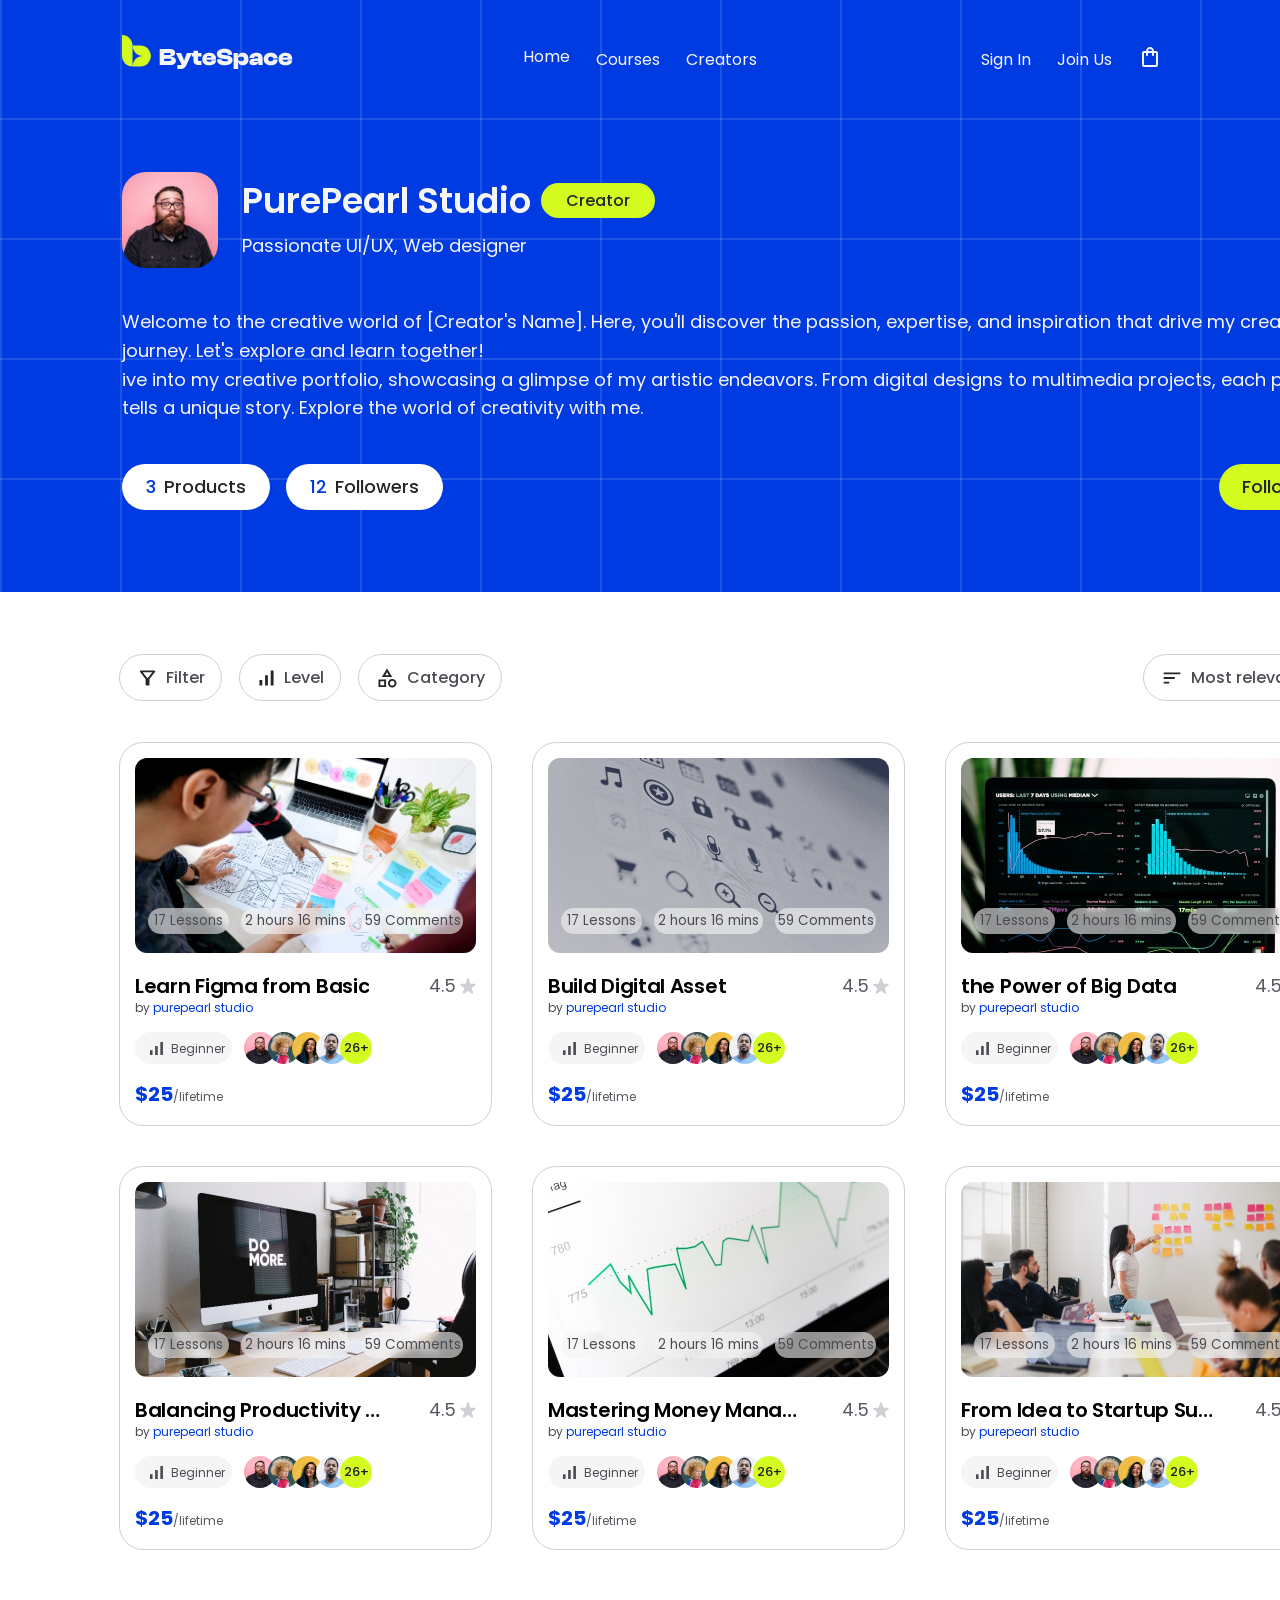
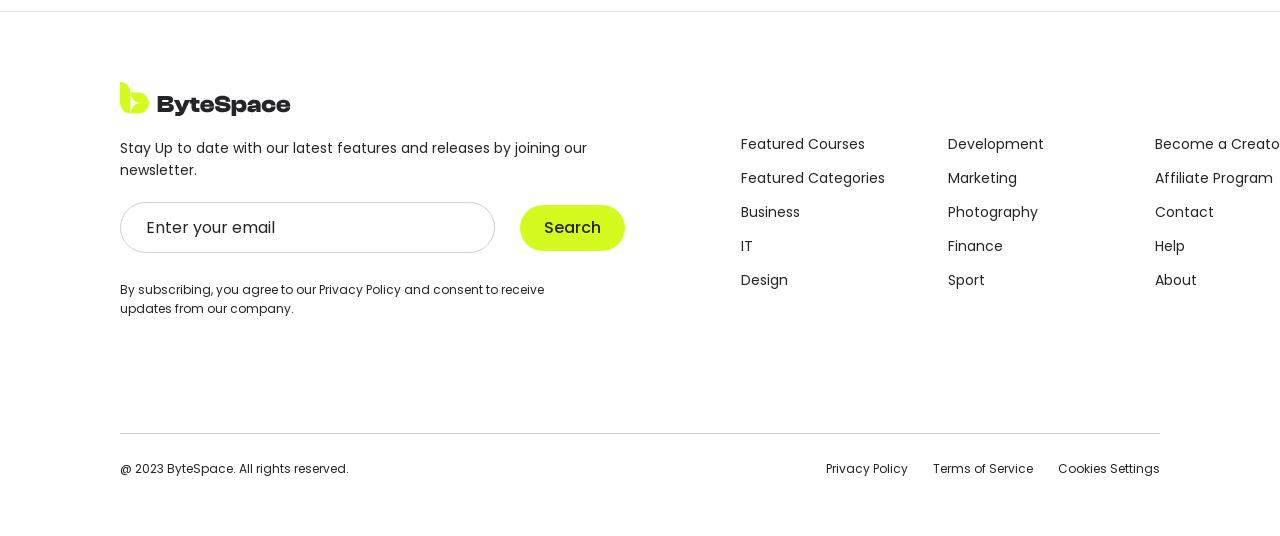
<file: creator-profile.html>
<!DOCTYPE html>
<html lang="en">
<head>
  <meta charset="utf-8">
  <meta name="viewport" content="width=device-width, initial-scale=1">
  <title>PurePearl Studio — Creator Profile | ByteSpace</title>
  <meta name="description" content="Browse courses by PurePearl Studio, a passionate UI/UX and web designer on ByteSpace.">
  <link rel="preconnect" href="https://fonts.googleapis.com">
  <link rel="preconnect" href="https://fonts.gstatic.com" crossorigin>
  <link rel="stylesheet" href="https://fonts.googleapis.com/css2?family=Poppins:wght@500;600;700&display=swap">
  <link rel="stylesheet" href="https://api.fontshare.com/v2/css?f[]=satoshi@400,500,700&display=swap">
  <link rel="stylesheet" href="style.css">
</head>
<body class="page-creator">
  <main>
  <section class="creator-hero grid-bg" aria-labelledby="creator-name">
    <header class="site-header">
      <div class="site-header__inner">
        <a class="site-header__logo" href="index.html" aria-label="ByteSpace home"><img src="assets/svg/logo.svg" alt="ByteSpace" width="171" height="37"></a>
        <nav class="site-nav" aria-label="Primary">
          <ul>
            <li><a class="is-active" href="index.html">Home</a></li>
            <li><a href="search.html">Courses</a></li>
            <li><a href="creator-profile.html" aria-current="page">Creators</a></li>
          </ul>
        </nav>
        <div class="site-header__actions">
          <a href="login.html">Sign In</a>
          <a href="register.html">Join Us</a>
          <a class="site-header__cart" href="course-details.html" aria-label="Cart"><img src="assets/svg/icon-cart.svg" alt="" width="16" height="20"></a>
        </div>
        <button class="nav-toggle" type="button" aria-label="Open menu" aria-expanded="false"><span></span><span></span><span></span></button>
      </div>
    </header>

    <div class="creator-hero__inner">
      <div class="creator-id">
        <img class="creator-id__avatar" src="assets/img/avatar-pink-beard.png" alt="PurePearl Studio" width="96" height="96">
        <div>
          <h1 id="creator-name">PurePearl Studio <span class="creator-badge">Creator</span></h1>
          <p class="creator-id__role">Passionate UI/UX, Web designer</p>
        </div>
      </div>
      <p class="creator-bio">Welcome to the creative world of [Creator's Name]. Here, you'll discover the passion, expertise, and inspiration that drive my creative journey. Let's explore and learn together!<br>ive into my creative portfolio, showcasing a glimpse of my artistic endeavors. From digital designs to multimedia projects, each piece tells a unique story. Explore the world of creativity with me.</p>
      <div class="creator-actions">
        <ul class="creator-stats">
          <li><b>3</b> Products</li>
          <li><b>12</b> Followers</li>
        </ul>
        <button class="btn btn--primary creator-follow" type="button" aria-pressed="false">Follow</button>
      </div>
    </div>
  </section>

  <section class="creator-courses" aria-label="Courses by PurePearl Studio">
    <div class="creator-toolbar">
      <div class="creator-toolbar__filters">
        <button class="creator-tool" type="button" aria-pressed="false"><img src="assets/svg/icon-filter.svg" alt="" width="16.5" height="16">Filter</button>
        <button class="creator-tool" type="button" aria-pressed="false"><img src="assets/svg/icon-level-dark.svg" alt="" width="15" height="16">Level</button>
        <button class="creator-tool" type="button" aria-pressed="false"><img src="assets/svg/icon-category.svg" alt="" width="19" height="20">Category</button>
      </div>
      <button class="creator-tool" type="button" aria-haspopup="listbox"><img src="assets/svg/icon-sort.svg" alt="" width="18" height="12">Most relevant</button>
    </div>
    <div class="creator-grid">
        <article class="course-card">
          <a class="course-card__media" href="course-details.html"><img src="assets/img/course-figma-basic.jpg" alt="" width="341" height="195">
            <span class="course-card__chips"><span class="chip">17 Lessons</span><span class="chip">2 hours 16 mins</span><span class="chip">59 Comments</span></span></a>
          <div class="course-card__head"><h3 class="course-card__title"><a href="course-details.html">Learn Figma from Basic</a></h3><span class="course-card__rating">4.5 <img src="assets/svg/icon-star.svg" alt=""></span></div>
          <p class="course-card__by">by <a href="creator-profile.html">purepearl studio</a></p>
          <div class="course-card__meta"><span class="level-badge"><img src="assets/svg/icon-level.svg" alt="">Beginner</span>
            <span class="avatars"><img src="assets/img/avatar-pink-beard.png" alt=""><img src="assets/img/avatar-blonde.png" alt=""><img src="assets/img/avatar-yellow-woman.png" alt=""><img src="assets/img/avatar-blue-tee-man.png" alt=""><span>26+</span></span></div>
          <p class="course-card__price">$25<small>/lifetime</small></p>
        </article>
        <article class="course-card">
          <a class="course-card__media" href="course-details.html"><img src="assets/img/course-digital-asset.jpg" alt="" width="341" height="195">
            <span class="course-card__chips"><span class="chip">17 Lessons</span><span class="chip">2 hours 16 mins</span><span class="chip">59 Comments</span></span></a>
          <div class="course-card__head"><h3 class="course-card__title"><a href="course-details.html">Build Digital Asset</a></h3><span class="course-card__rating">4.5 <img src="assets/svg/icon-star.svg" alt=""></span></div>
          <p class="course-card__by">by <a href="creator-profile.html">purepearl studio</a></p>
          <div class="course-card__meta"><span class="level-badge"><img src="assets/svg/icon-level.svg" alt="">Beginner</span>
            <span class="avatars"><img src="assets/img/avatar-pink-beard.png" alt=""><img src="assets/img/avatar-blonde.png" alt=""><img src="assets/img/avatar-yellow-woman.png" alt=""><img src="assets/img/avatar-blue-tee-man.png" alt=""><span>26+</span></span></div>
          <p class="course-card__price">$25<small>/lifetime</small></p>
        </article>
        <article class="course-card">
          <a class="course-card__media" href="course-details.html"><img src="assets/img/course-big-data.jpg" alt="" width="341" height="195">
            <span class="course-card__chips"><span class="chip">17 Lessons</span><span class="chip">2 hours 16 mins</span><span class="chip">59 Comments</span></span></a>
          <div class="course-card__head"><h3 class="course-card__title"><a href="course-details.html">the Power of Big Data</a></h3><span class="course-card__rating">4.5 <img src="assets/svg/icon-star.svg" alt=""></span></div>
          <p class="course-card__by">by <a href="creator-profile.html">purepearl studio</a></p>
          <div class="course-card__meta"><span class="level-badge"><img src="assets/svg/icon-level.svg" alt="">Beginner</span>
            <span class="avatars"><img src="assets/img/avatar-pink-beard.png" alt=""><img src="assets/img/avatar-blonde.png" alt=""><img src="assets/img/avatar-yellow-woman.png" alt=""><img src="assets/img/avatar-blue-tee-man.png" alt=""><span>26+</span></span></div>
          <p class="course-card__price">$25<small>/lifetime</small></p>
        </article>
        <article class="course-card">
          <a class="course-card__media" href="course-details.html"><img src="assets/img/course-productivity.jpg" alt="" width="341" height="195">
            <span class="course-card__chips"><span class="chip">17 Lessons</span><span class="chip">2 hours 16 mins</span><span class="chip">59 Comments</span></span></a>
          <div class="course-card__head"><h3 class="course-card__title"><a href="course-details.html">Balancing Productivity and Life</a></h3><span class="course-card__rating">4.5 <img src="assets/svg/icon-star.svg" alt=""></span></div>
          <p class="course-card__by">by <a href="creator-profile.html">purepearl studio</a></p>
          <div class="course-card__meta"><span class="level-badge"><img src="assets/svg/icon-level.svg" alt="">Beginner</span>
            <span class="avatars"><img src="assets/img/avatar-pink-beard.png" alt=""><img src="assets/img/avatar-blonde.png" alt=""><img src="assets/img/avatar-yellow-woman.png" alt=""><img src="assets/img/avatar-blue-tee-man.png" alt=""><span>26+</span></span></div>
          <p class="course-card__price">$25<small>/lifetime</small></p>
        </article>
        <article class="course-card">
          <a class="course-card__media" href="course-details.html"><img src="assets/img/course-money.jpg" alt="" width="341" height="195">
            <span class="course-card__chips"><span class="chip">17 Lessons</span><span class="chip">2 hours 16 mins</span><span class="chip">59 Comments</span></span></a>
          <div class="course-card__head"><h3 class="course-card__title"><a href="course-details.html">Mastering Money Management</a></h3><span class="course-card__rating">4.5 <img src="assets/svg/icon-star.svg" alt=""></span></div>
          <p class="course-card__by">by <a href="creator-profile.html">purepearl studio</a></p>
          <div class="course-card__meta"><span class="level-badge"><img src="assets/svg/icon-level.svg" alt="">Beginner</span>
            <span class="avatars"><img src="assets/img/avatar-pink-beard.png" alt=""><img src="assets/img/avatar-blonde.png" alt=""><img src="assets/img/avatar-yellow-woman.png" alt=""><img src="assets/img/avatar-blue-tee-man.png" alt=""><span>26+</span></span></div>
          <p class="course-card__price">$25<small>/lifetime</small></p>
        </article>
        <article class="course-card">
          <a class="course-card__media" href="course-details.html"><img src="assets/img/course-startup.jpg" alt="" width="341" height="195">
            <span class="course-card__chips"><span class="chip">17 Lessons</span><span class="chip">2 hours 16 mins</span><span class="chip">59 Comments</span></span></a>
          <div class="course-card__head"><h3 class="course-card__title"><a href="course-details.html">From Idea to Startup Success</a></h3><span class="course-card__rating">4.5 <img src="assets/svg/icon-star.svg" alt=""></span></div>
          <p class="course-card__by">by <a href="creator-profile.html">purepearl studio</a></p>
          <div class="course-card__meta"><span class="level-badge"><img src="assets/svg/icon-level.svg" alt="">Beginner</span>
            <span class="avatars"><img src="assets/img/avatar-pink-beard.png" alt=""><img src="assets/img/avatar-blonde.png" alt=""><img src="assets/img/avatar-yellow-woman.png" alt=""><img src="assets/img/avatar-blue-tee-man.png" alt=""><span>26+</span></span></div>
          <p class="course-card__price">$25<small>/lifetime</small></p>
        </article>
    </div>
  </section>
  </main>

  <footer class="site-footer">
    <div class="site-footer__inner">
      <div class="site-footer__brand">
        <a class="site-footer__logo" href="index.html" aria-label="ByteSpace home"><img src="assets/svg/logo-dark.svg" alt="ByteSpace" width="171" height="37"></a>
        <p>Stay Up to date with our latest features and releases by joining our newsletter.</p>
      </div>
      <form class="site-footer__form" action="#">
        <label class="visually-hidden" for="nl-email">Email</label>
        <input id="nl-email" type="email" placeholder="Enter your email">
        <button class="btn btn--primary" type="submit">Search</button>
      </form>
      <p class="site-footer__legal">By subscribing, you agree to our Privacy Policy and consent to receive updates from our company.</p>
      <nav class="site-footer__cols" aria-label="Footer">
        <ul><li><a href="search.html">Featured Courses</a></li><li><a href="search.html">Featured Categories</a></li><li><a href="search.html?c=business">Business</a></li><li><a href="search.html?c=it-software">IT</a></li><li><a href="search.html?c=design">Design</a></li></ul>
        <ul><li><a href="search.html?c=development">Development</a></li><li><a href="search.html?c=marketing">Marketing</a></li><li><a href="search.html?c=photography">Photography</a></li><li><a href="search.html">Finance</a></li><li><a href="search.html">Sport</a></li></ul>
        <ul><li><a href="register.html">Become a Creator</a></li><li><a href="creator-profile.html">Affiliate Program</a></li><li><a href="404.html">Contact</a></li><li><a href="404.html">Help</a></li><li><a href="404.html">About</a></li></ul>
      </nav>
      <div class="site-footer__bar">
        <p>@ 2023 ByteSpace. All rights reserved.</p>
        <ul><li><a href="404.html">Privacy Policy</a></li><li><a href="404.html">Terms of Service</a></li><li><a href="404.html">Cookies Settings</a></li></ul>
      </div>
    </div>
  </footer>

  <script src="script.js"></script>
</body>
</html>
</file>
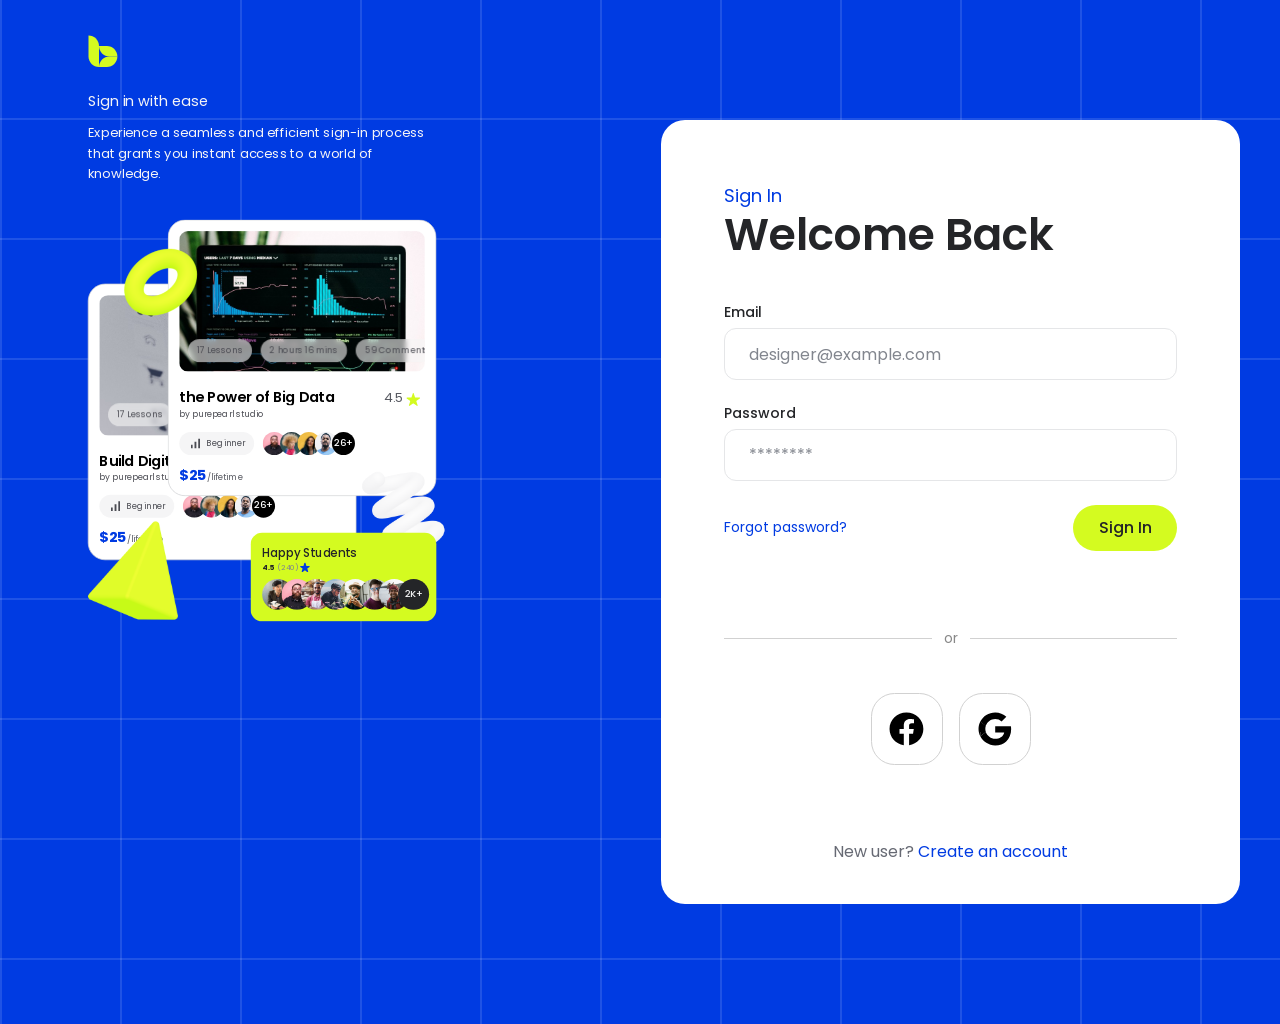
<file: login.html>
<!DOCTYPE html>
<html lang="en">
<head>
  <meta charset="utf-8">
  <meta name="viewport" content="width=device-width, initial-scale=1">
  <title>Sign In — ByteSpace</title>
  <meta name="description" content="Sign in to ByteSpace for instant access to a world of knowledge.">
  <link rel="preconnect" href="https://fonts.googleapis.com">
  <link rel="preconnect" href="https://fonts.gstatic.com" crossorigin>
  <link rel="stylesheet" href="https://fonts.googleapis.com/css2?family=Poppins:wght@400;500;600;700&display=swap">
  <link rel="stylesheet" href="https://api.fontshare.com/v2/css?f[]=satoshi@400,500,700&display=swap">
  <link rel="stylesheet" href="style.css">
</head>
<body class="page-auth page-login">

  <main class="auth grid-bg">
    <a class="auth-logo" href="index.html" aria-label="ByteSpace home"><img src="assets/svg/icon-logo-mark.svg" alt="ByteSpace" width="30" height="33"></a>

    <div class="auth-intro">
      <h2 class="auth-intro__title">Sign in with ease</h2>
      <p>Experience a seamless and efficient sign-in process that grants you instant access to a world of knowledge.</p>
    </div>

    <div class="auth-art" aria-hidden="true">
      <article class="course-card auth-course auth-course--back">
        <div class="course-card__media"><img src="assets/img/auth-dashboard-back.jpg" alt="" width="341" height="195">
          <span class="course-card__chips"><span class="chip">17 Lessons</span><span class="chip">2 hours 16 mins</span><span class="chip">59 Comments</span></span></div>
        <div class="course-card__head"><h3 class="course-card__title">Build Digital Asset</h3></div>
        <p class="course-card__by">by <span>purepearl studio</span></p>
        <div class="course-card__meta"><span class="level-badge"><img src="assets/svg/icon-level.svg" alt="">Beginner</span>
          <span class="avatars"><img src="assets/img/avatar-pink-beard.png" alt=""><img src="assets/img/avatar-blonde.png" alt=""><img src="assets/img/avatar-yellow-woman.png" alt=""><img src="assets/img/avatar-blue-tee-man.png" alt=""><span>26+</span></span></div>
        <p class="course-card__price">$25<small>/lifetime</small></p>
      </article>

      <article class="course-card auth-course auth-course--front">
        <div class="course-card__media"><img src="assets/img/auth-dashboard-front.jpg" alt="" width="341" height="195">
          <span class="course-card__chips"><span class="chip">17 Lessons</span><span class="chip">2 hours 16 mins</span><span class="chip">59 Comments</span></span></div>
        <div class="course-card__head"><h3 class="course-card__title">the Power of Big Data</h3><span class="course-card__rating">4.5 <img src="assets/svg/icon-star-lime.svg" alt=""></span></div>
        <p class="course-card__by">by <span>purepearl studio</span></p>
        <div class="course-card__meta"><span class="level-badge"><img src="assets/svg/icon-level.svg" alt="">Beginner</span>
          <span class="avatars"><img src="assets/img/avatar-pink-beard.png" alt=""><img src="assets/img/avatar-blonde.png" alt=""><img src="assets/img/avatar-yellow-woman.png" alt=""><img src="assets/img/avatar-blue-tee-man.png" alt=""><span>26+</span></span></div>
        <p class="course-card__price">$25<small>/lifetime</small></p>
      </article>

      <img class="orn auth-orn-cone" src="assets/img/3d-pyramid-lime.png" alt="" width="189" height="189">
      <img class="orn auth-orn-squiggle orn--flip" src="assets/img/3d-squiggle-b-white.png" alt="" width="176" height="176">
      <img class="orn auth-orn-torus" src="assets/img/3d-torus-lime.png" alt="" width="147" height="147">

      <div class="auth-students">
        <strong>Happy Students</strong>
        <span class="rate"><b>4.5</b> <i>(240)</i> <img src="assets/svg/icon-star-blue.svg" alt="" width="14.5" height="14"></span>
        <div class="avatars avatars--lg">
          <img src="assets/img/avatar-asian-man.png" alt=""><img src="assets/img/avatar-pink-beard.png" alt=""><img src="assets/img/avatar-baker.png" alt=""><img src="assets/img/avatar-cyclist.png" alt=""><img src="assets/img/avatar-hat.png" alt=""><img src="assets/img/avatar-blue-glasses.png" alt=""><img src="assets/img/avatar-beanie.png" alt=""><span>2K+</span>
        </div>
      </div>
    </div>

    <section class="auth-card" aria-labelledby="auth-title">
      <p class="auth-card__kicker">Sign In</p>
      <h1 class="auth-card__title" id="auth-title">Welcome Back</h1>

      <form class="auth-form" action="index.html" method="get" novalidate>
        <label class="field auth-field">
          <span class="auth-field__label">Email</span>
          <input type="email" name="email" placeholder="designer@example.com" autocomplete="email" required>
          <span class="auth-field__error" role="alert"></span>
        </label>
        <label class="field auth-field">
          <span class="auth-field__label">Password</span>
          <input type="password" name="password" placeholder="********" autocomplete="current-password" minlength="8" required>
          <span class="auth-field__error" role="alert"></span>
        </label>
        <div class="auth-form__actions">
          <a class="auth-form__forgot" href="login.html#">Forgot password?</a>
          <button class="btn btn--primary auth-submit" type="submit">Sign In</button>
        </div>
      </form>

      <div class="auth-divider"><span>or</span></div>

      <div class="auth-social">
        <button class="auth-social__btn" type="button" aria-label="Continue with Facebook"><img src="assets/svg/icon-facebook.svg" alt="" width="34.5" height="34.5"></button>
        <button class="auth-social__btn" type="button" aria-label="Continue with Google"><img src="assets/svg/icon-google.svg" alt="" width="34" height="34.5"></button>
      </div>

      <p class="auth-card__switch">New user? <a href="register.html">Create an account</a></p>
    </section>
  </main>

  <script src="script.js"></script>
</body>
</html>
</file>
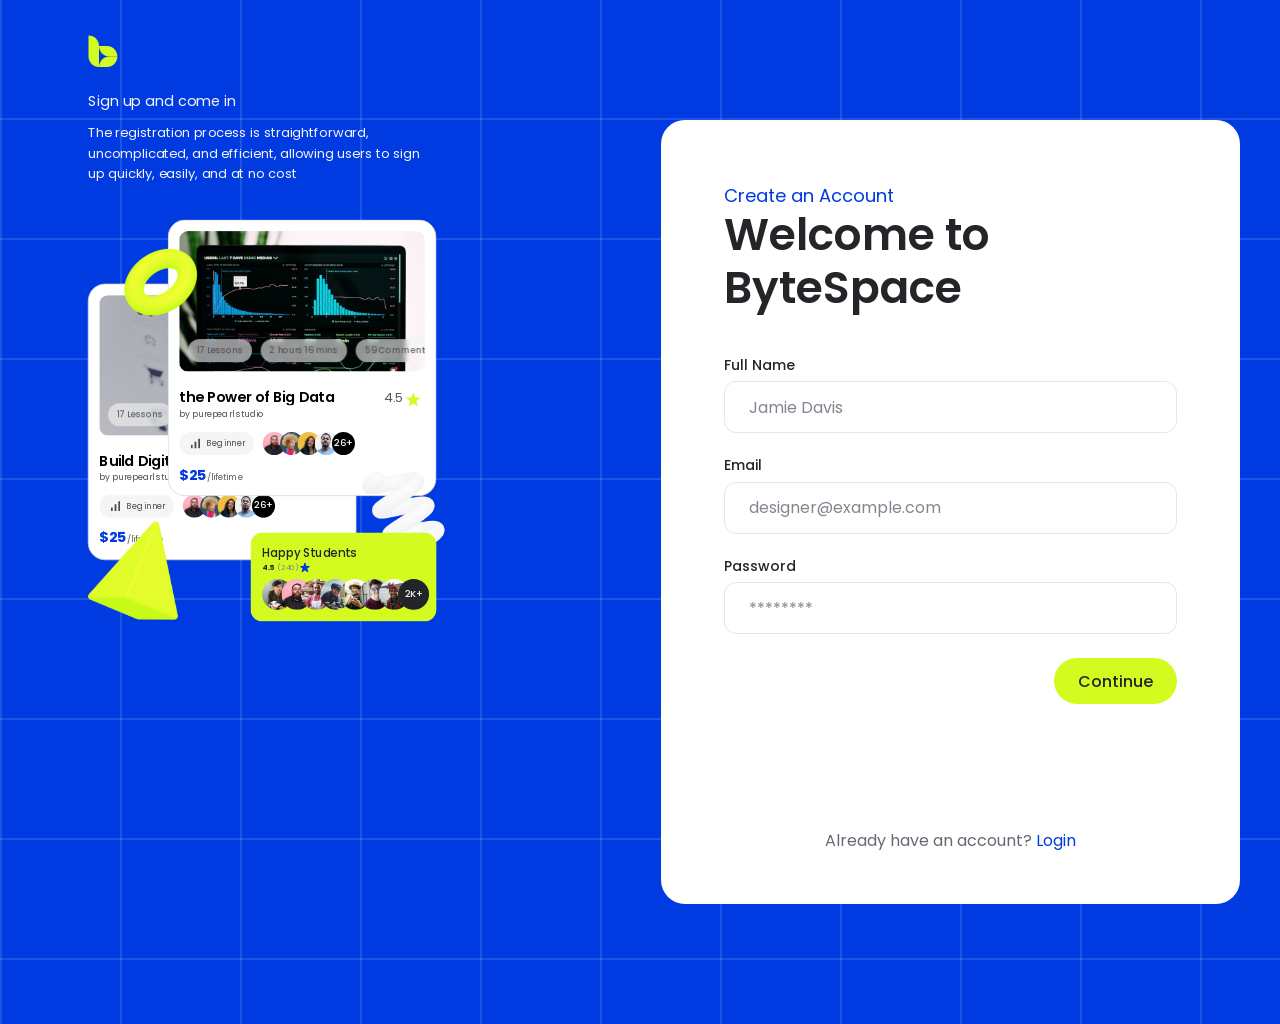
<file: register.html>
<!DOCTYPE html>
<html lang="en">
<head>
  <meta charset="utf-8">
  <meta name="viewport" content="width=device-width, initial-scale=1">
  <title>Create an Account — ByteSpace</title>
  <meta name="description" content="Create your ByteSpace account and start learning in minutes.">
  <link rel="preconnect" href="https://fonts.googleapis.com">
  <link rel="preconnect" href="https://fonts.gstatic.com" crossorigin>
  <link rel="stylesheet" href="https://fonts.googleapis.com/css2?family=Poppins:wght@400;500;600;700&display=swap">
  <link rel="stylesheet" href="https://api.fontshare.com/v2/css?f[]=satoshi@400,500,700&display=swap">
  <link rel="stylesheet" href="style.css">
</head>
<body class="page-auth page-register">

  <main class="auth grid-bg">
    <a class="auth-logo" href="index.html" aria-label="ByteSpace home"><img src="assets/svg/icon-logo-mark.svg" alt="ByteSpace" width="30" height="33"></a>

    <div class="auth-intro">
      <h2 class="auth-intro__title">Sign up and come in</h2>
      <p>The registration process is straightforward, uncomplicated, and efficient, allowing users to sign up quickly, easily, and at no cost</p>
    </div>

    <div class="auth-art" aria-hidden="true">
      <article class="course-card auth-course auth-course--back">
        <div class="course-card__media"><img src="assets/img/auth-dashboard-back.jpg" alt="" width="341" height="195">
          <span class="course-card__chips"><span class="chip">17 Lessons</span><span class="chip">2 hours 16 mins</span><span class="chip">59 Comments</span></span></div>
        <div class="course-card__head"><h3 class="course-card__title">Build Digital Asset</h3></div>
        <p class="course-card__by">by <span>purepearl studio</span></p>
        <div class="course-card__meta"><span class="level-badge"><img src="assets/svg/icon-level.svg" alt="">Beginner</span>
          <span class="avatars"><img src="assets/img/avatar-pink-beard.png" alt=""><img src="assets/img/avatar-blonde.png" alt=""><img src="assets/img/avatar-yellow-woman.png" alt=""><img src="assets/img/avatar-blue-tee-man.png" alt=""><span>26+</span></span></div>
        <p class="course-card__price">$25<small>/lifetime</small></p>
      </article>

      <article class="course-card auth-course auth-course--front">
        <div class="course-card__media"><img src="assets/img/auth-dashboard-front.jpg" alt="" width="341" height="195">
          <span class="course-card__chips"><span class="chip">17 Lessons</span><span class="chip">2 hours 16 mins</span><span class="chip">59 Comments</span></span></div>
        <div class="course-card__head"><h3 class="course-card__title">the Power of Big Data</h3><span class="course-card__rating">4.5 <img src="assets/svg/icon-star-lime.svg" alt=""></span></div>
        <p class="course-card__by">by <span>purepearl studio</span></p>
        <div class="course-card__meta"><span class="level-badge"><img src="assets/svg/icon-level.svg" alt="">Beginner</span>
          <span class="avatars"><img src="assets/img/avatar-pink-beard.png" alt=""><img src="assets/img/avatar-blonde.png" alt=""><img src="assets/img/avatar-yellow-woman.png" alt=""><img src="assets/img/avatar-blue-tee-man.png" alt=""><span>26+</span></span></div>
        <p class="course-card__price">$25<small>/lifetime</small></p>
      </article>

      <img class="orn auth-orn-cone" src="assets/img/3d-pyramid-lime.png" alt="" width="189" height="189">
      <img class="orn auth-orn-squiggle orn--flip" src="assets/img/3d-squiggle-b-white.png" alt="" width="176" height="176">
      <img class="orn auth-orn-torus" src="assets/img/3d-torus-lime.png" alt="" width="147" height="147">

      <div class="auth-students">
        <strong>Happy Students</strong>
        <span class="rate"><b>4.5</b> <i>(240)</i> <img src="assets/svg/icon-star-blue.svg" alt="" width="14.5" height="14"></span>
        <div class="avatars avatars--lg">
          <img src="assets/img/avatar-asian-man.png" alt=""><img src="assets/img/avatar-pink-beard.png" alt=""><img src="assets/img/avatar-baker.png" alt=""><img src="assets/img/avatar-cyclist.png" alt=""><img src="assets/img/avatar-hat.png" alt=""><img src="assets/img/avatar-blue-glasses.png" alt=""><img src="assets/img/avatar-beanie.png" alt=""><span>2K+</span>
        </div>
      </div>
    </div>

    <section class="auth-card" aria-labelledby="auth-title">
      <p class="auth-card__kicker">Create an Account</p>
      <h1 class="auth-card__title" id="auth-title">Welcome to ByteSpace</h1>

      <form class="auth-form" action="index.html" method="get" novalidate>
        <label class="field auth-field">
          <span class="auth-field__label">Full Name</span>
          <input type="text" name="name" placeholder="Jamie Davis" autocomplete="name" required>
          <span class="auth-field__error" role="alert"></span>
        </label>
        <label class="field auth-field">
          <span class="auth-field__label">Email</span>
          <input type="email" name="email" placeholder="designer@example.com" autocomplete="email" required>
          <span class="auth-field__error" role="alert"></span>
        </label>
        <label class="field auth-field">
          <span class="auth-field__label">Password</span>
          <input type="password" name="password" placeholder="********" autocomplete="new-password" minlength="8" required>
          <span class="auth-field__error" role="alert"></span>
        </label>
        <div class="auth-form__actions">
          <button class="btn btn--primary auth-submit" type="submit">Continue</button>
        </div>
      </form>

      <p class="auth-card__switch">Already have an account? <a href="login.html">Login</a></p>
    </section>
  </main>

  <script src="script.js"></script>
</body>
</html>
</file>
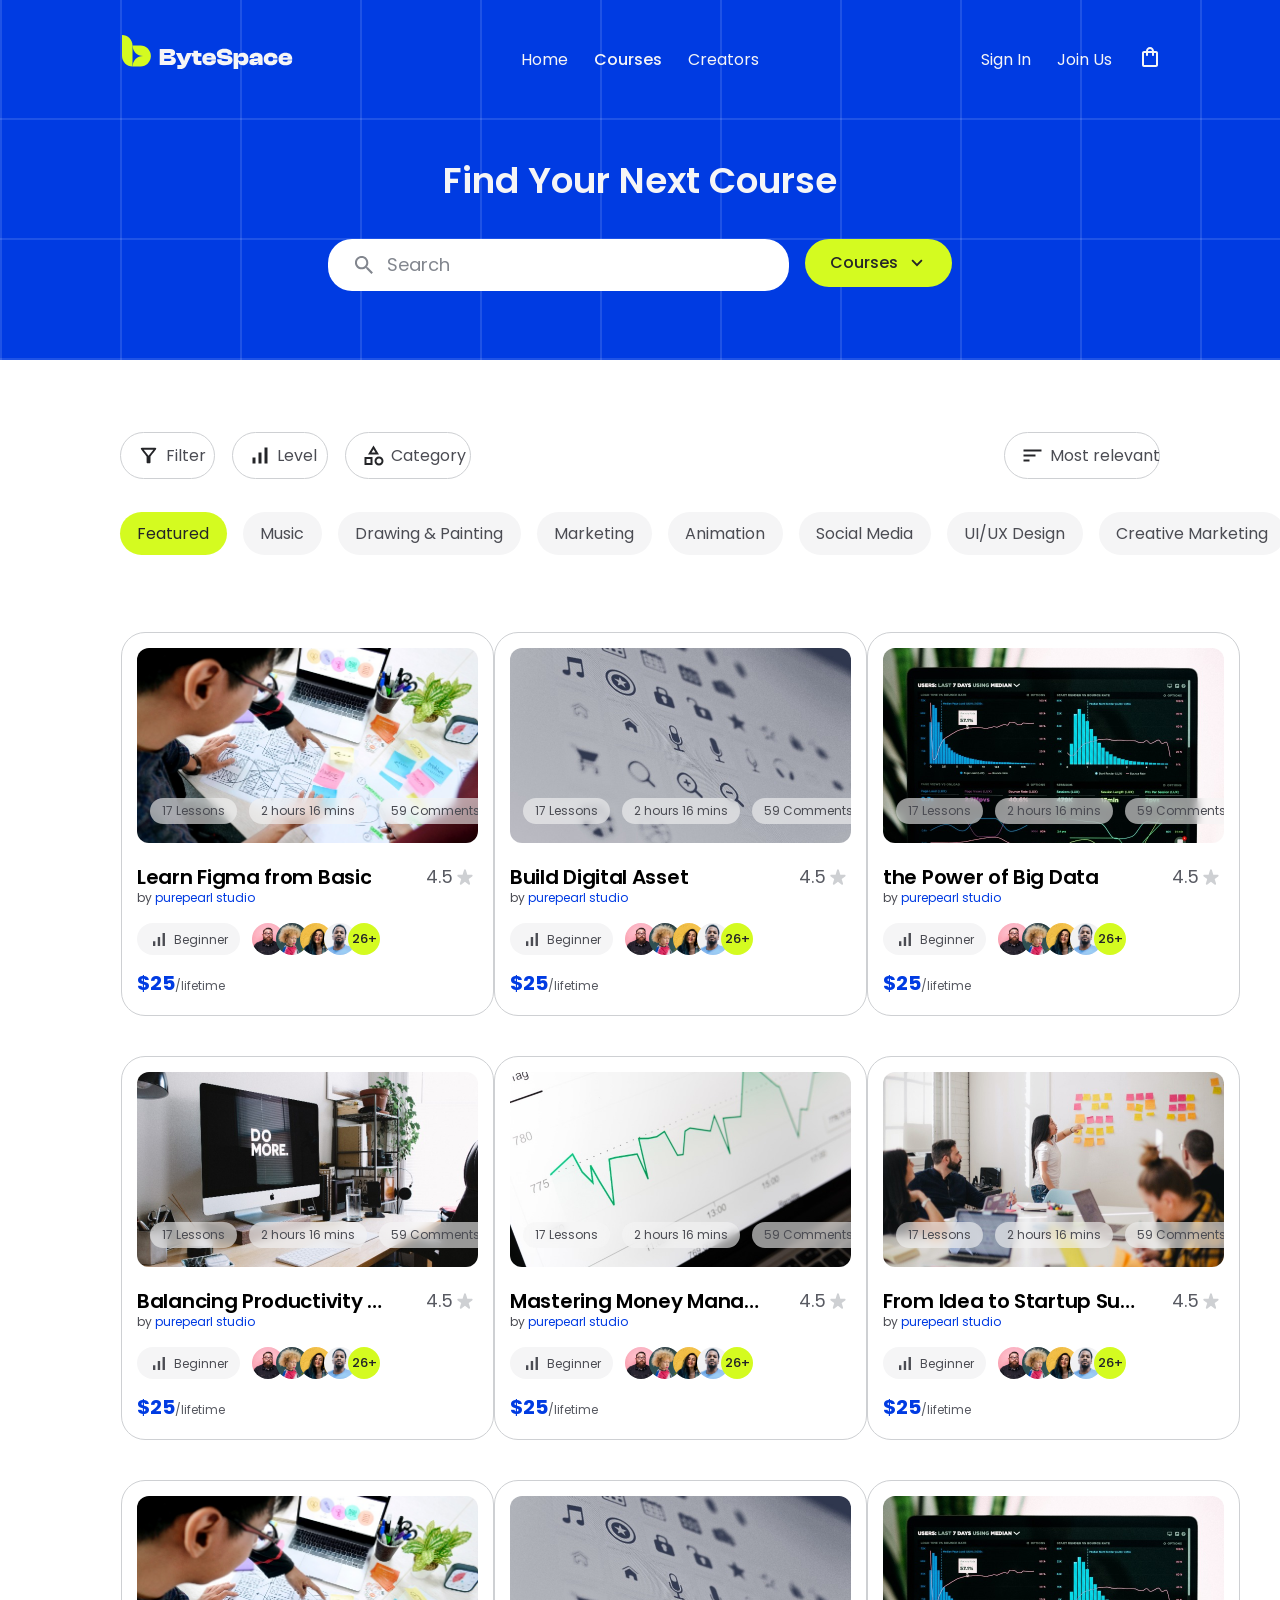
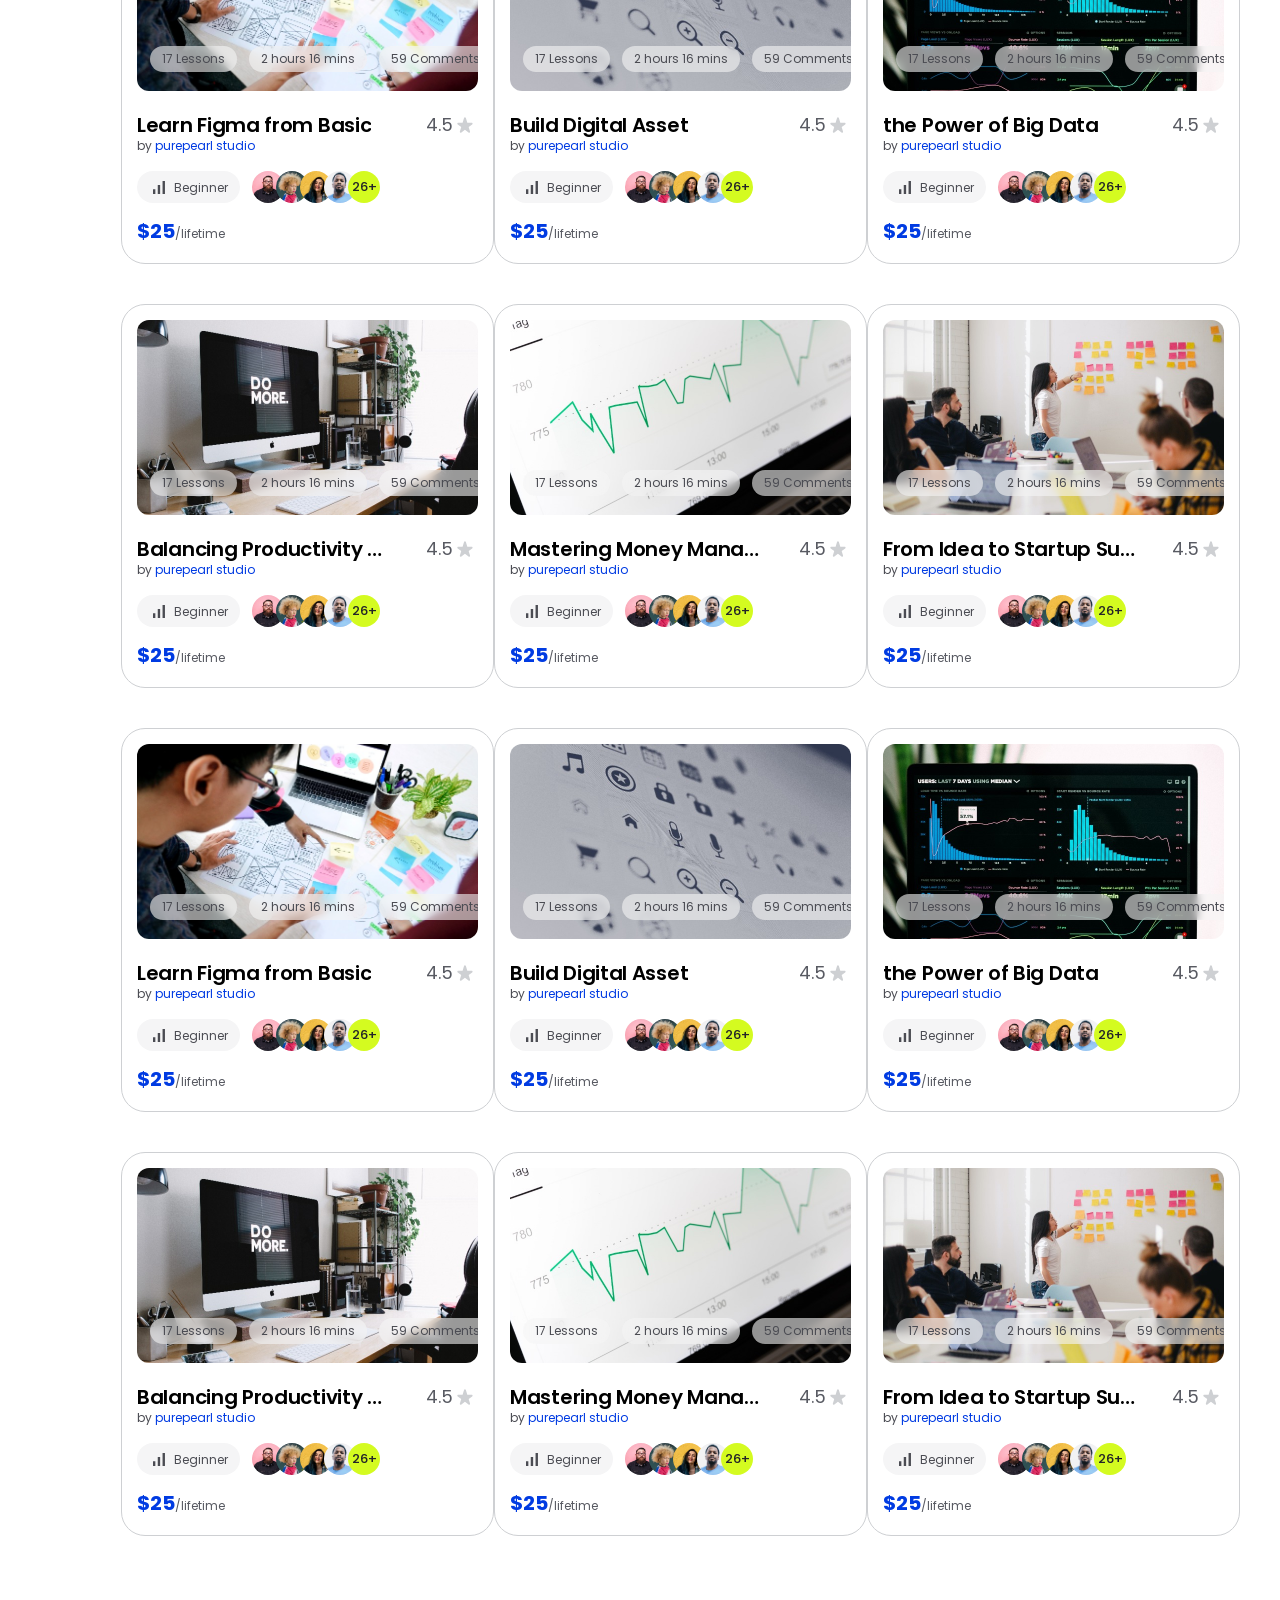
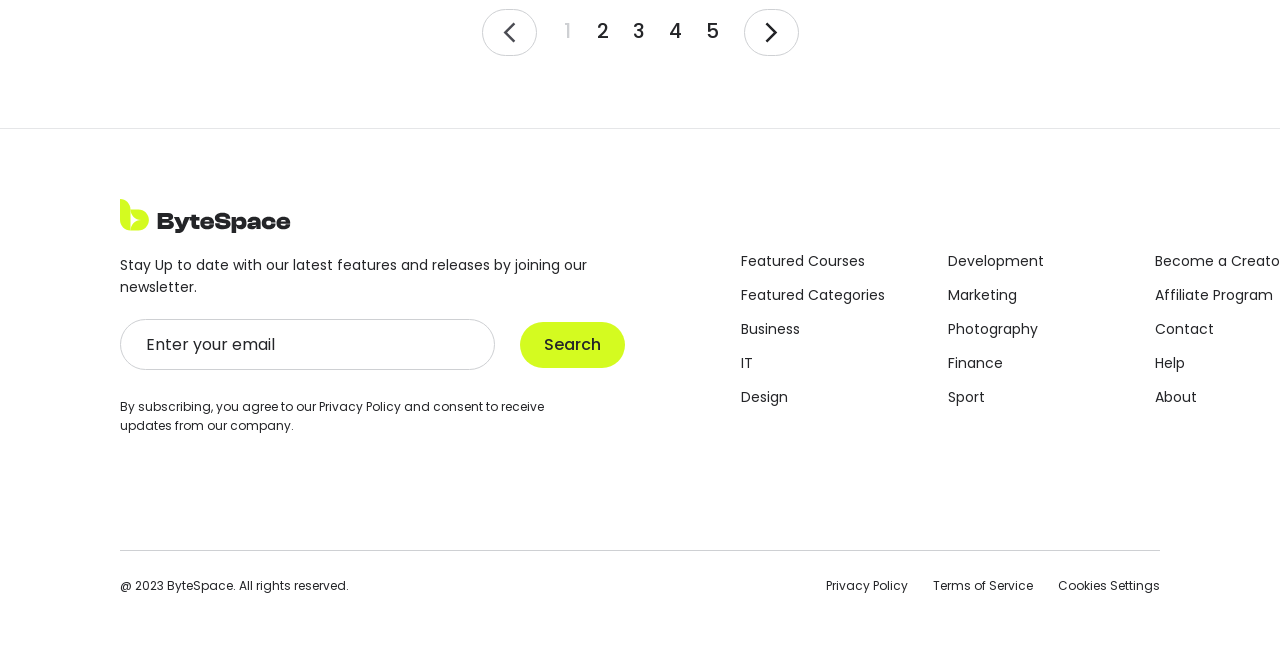
<file: search.html>
<!DOCTYPE html>
<html lang="en">
<head>
  <meta charset="utf-8">
  <meta name="viewport" content="width=device-width, initial-scale=1">
  <title>Find Your Next Course — ByteSpace</title>
  <meta name="description" content="Search and filter hundreds of online courses from expert creators on ByteSpace.">
  <link rel="preconnect" href="https://fonts.googleapis.com">
  <link rel="preconnect" href="https://fonts.gstatic.com" crossorigin>
  <link rel="stylesheet" href="https://fonts.googleapis.com/css2?family=Poppins:wght@500;600;700&display=swap">
  <link rel="stylesheet" href="https://api.fontshare.com/v2/css?f[]=satoshi@400,500,700&display=swap">
  <link rel="stylesheet" href="style.css">
</head>
<body class="page-search">

  <section class="search-hero grid-bg" aria-labelledby="search-title">
    <header class="site-header">
      <div class="site-header__inner">
        <a class="site-header__logo" href="index.html" aria-label="ByteSpace home"><img src="assets/svg/logo.svg" alt="ByteSpace" width="171" height="37"></a>
        <nav class="site-nav" aria-label="Primary">
          <ul>
            <li><a href="index.html">Home</a></li>
            <li><a class="is-active" href="search.html" aria-current="page">Courses</a></li>
            <li><a href="creator-profile.html">Creators</a></li>
          </ul>
        </nav>
        <div class="site-header__actions">
          <a href="login.html">Sign In</a>
          <a href="register.html">Join Us</a>
          <a class="site-header__cart" href="course-details.html" aria-label="Cart"><img src="assets/svg/icon-cart.svg" alt="" width="16" height="20"></a>
        </div>
        <button class="nav-toggle" type="button" aria-label="Open menu" aria-expanded="false"><span></span><span></span><span></span></button>
      </div>
    </header>
    <h1 id="search-title">Find Your Next Course</h1>
    <form class="search-bar" action="search.html" role="search">
      <label class="search-bar__field">
        <img src="assets/svg/icon-search.svg" alt="" width="18" height="18">
        <span class="visually-hidden">Search</span>
        <input type="search" name="q" placeholder="Search">
      </label>
      <label class="search-bar__scope">
        <span class="visually-hidden">Search in</span>
        <select name="scope"><option>Courses</option><option>Creators</option></select>
      </label>
    </form>
  </section>

  <main class="search-main">
    <div class="search-toolbar">
      <div class="search-toolbar__filters">
        <button class="search-chip search-chip--filter" type="button"><img src="assets/svg/icon-filter.svg" alt="" width="17" height="17">Filter</button>
        <button class="search-chip search-chip--level" type="button"><img src="assets/svg/icon-level-dark.svg" alt="" width="16" height="17">Level</button>
        <button class="search-chip search-chip--category" type="button"><img src="assets/svg/icon-category.svg" alt="" width="20" height="21">Category</button>
      </div>
      <button class="search-chip search-chip--sort" type="button"><img src="assets/svg/icon-sort.svg" alt="" width="19" height="13">Most relevant</button>
    </div>

    <div class="search-pills" role="tablist" aria-label="Course categories" data-tabs>
        <button class="pill is-active" type="button" role="tab" aria-selected="true" data-filter-cat="all">Featured</button>
        <button class="pill" type="button" role="tab" aria-selected="false" data-filter-cat="music">Music</button>
        <button class="pill" type="button" role="tab" aria-selected="false" data-filter-cat="drawing-painting">Drawing &amp; Painting</button>
        <button class="pill" type="button" role="tab" aria-selected="false" data-filter-cat="marketing">Marketing</button>
        <button class="pill" type="button" role="tab" aria-selected="false" data-filter-cat="animation">Animation</button>
        <button class="pill" type="button" role="tab" aria-selected="false" data-filter-cat="social-media">Social Media</button>
        <button class="pill" type="button" role="tab" aria-selected="false" data-filter-cat="ui-ux-design">UI/UX Design</button>
        <button class="pill" type="button" role="tab" aria-selected="false" data-filter-cat="creative-marketing">Creative Marketing</button>
        <button class="pill" type="button" role="tab" aria-selected="false" data-filter-cat="cooking">Cooking</button>
    </div>

    <h2 class="visually-hidden">Courses</h2>
    <ul class="search-grid" id="search-grid">
        <li class="search-grid__item" data-category="ui-ux-design">
          <article class="course-card">
            <a class="course-card__media" href="course-details.html"><img src="assets/img/course-figma-basic.jpg" alt="" width="341" height="195">
              <span class="course-card__chips"><span class="chip">17 Lessons</span><span class="chip">2 hours 16 mins</span><span class="chip">59 Comments</span></span></a>
            <div class="course-card__head"><h3 class="course-card__title"><a href="course-details.html">Learn Figma from Basic</a></h3><span class="course-card__rating">4.5 <img src="assets/svg/icon-star.svg" alt=""></span></div>
            <p class="course-card__by">by <a href="creator-profile.html">purepearl studio</a></p>
            <div class="course-card__meta"><span class="level-badge"><img src="assets/svg/icon-level.svg" alt="">Beginner</span>
              <span class="avatars"><img src="assets/img/avatar-pink-beard.png" alt=""><img src="assets/img/avatar-blonde.png" alt=""><img src="assets/img/avatar-yellow-woman.png" alt=""><img src="assets/img/avatar-blue-tee-man.png" alt=""><span>26+</span></span></div>
            <p class="course-card__price">$25<small>/lifetime</small></p>
          </article>
        </li>
        <li class="search-grid__item" data-category="drawing-painting animation">
          <article class="course-card">
            <a class="course-card__media" href="course-details.html"><img src="assets/img/course-digital-asset.jpg" alt="" width="341" height="195">
              <span class="course-card__chips"><span class="chip">17 Lessons</span><span class="chip">2 hours 16 mins</span><span class="chip">59 Comments</span></span></a>
            <div class="course-card__head"><h3 class="course-card__title"><a href="course-details.html">Build Digital Asset</a></h3><span class="course-card__rating">4.5 <img src="assets/svg/icon-star.svg" alt=""></span></div>
            <p class="course-card__by">by <a href="creator-profile.html">purepearl studio</a></p>
            <div class="course-card__meta"><span class="level-badge"><img src="assets/svg/icon-level.svg" alt="">Beginner</span>
              <span class="avatars"><img src="assets/img/avatar-pink-beard.png" alt=""><img src="assets/img/avatar-blonde.png" alt=""><img src="assets/img/avatar-yellow-woman.png" alt=""><img src="assets/img/avatar-blue-tee-man.png" alt=""><span>26+</span></span></div>
            <p class="course-card__price">$25<small>/lifetime</small></p>
          </article>
        </li>
        <li class="search-grid__item" data-category="marketing">
          <article class="course-card">
            <a class="course-card__media" href="course-details.html"><img src="assets/img/course-big-data.jpg" alt="" width="341" height="195">
              <span class="course-card__chips"><span class="chip">17 Lessons</span><span class="chip">2 hours 16 mins</span><span class="chip">59 Comments</span></span></a>
            <div class="course-card__head"><h3 class="course-card__title"><a href="course-details.html">the Power of Big Data</a></h3><span class="course-card__rating">4.5 <img src="assets/svg/icon-star.svg" alt=""></span></div>
            <p class="course-card__by">by <a href="creator-profile.html">purepearl studio</a></p>
            <div class="course-card__meta"><span class="level-badge"><img src="assets/svg/icon-level.svg" alt="">Beginner</span>
              <span class="avatars"><img src="assets/img/avatar-pink-beard.png" alt=""><img src="assets/img/avatar-blonde.png" alt=""><img src="assets/img/avatar-yellow-woman.png" alt=""><img src="assets/img/avatar-blue-tee-man.png" alt=""><span>26+</span></span></div>
            <p class="course-card__price">$25<small>/lifetime</small></p>
          </article>
        </li>
        <li class="search-grid__item" data-category="social-media">
          <article class="course-card">
            <a class="course-card__media" href="course-details.html"><img src="assets/img/course-productivity.jpg" alt="" width="341" height="195">
              <span class="course-card__chips"><span class="chip">17 Lessons</span><span class="chip">2 hours 16 mins</span><span class="chip">59 Comments</span></span></a>
            <div class="course-card__head"><h3 class="course-card__title"><a href="course-details.html">Balancing Productivity and Life</a></h3><span class="course-card__rating">4.5 <img src="assets/svg/icon-star.svg" alt=""></span></div>
            <p class="course-card__by">by <a href="creator-profile.html">purepearl studio</a></p>
            <div class="course-card__meta"><span class="level-badge"><img src="assets/svg/icon-level.svg" alt="">Beginner</span>
              <span class="avatars"><img src="assets/img/avatar-pink-beard.png" alt=""><img src="assets/img/avatar-blonde.png" alt=""><img src="assets/img/avatar-yellow-woman.png" alt=""><img src="assets/img/avatar-blue-tee-man.png" alt=""><span>26+</span></span></div>
            <p class="course-card__price">$25<small>/lifetime</small></p>
          </article>
        </li>
        <li class="search-grid__item" data-category="marketing creative-marketing">
          <article class="course-card">
            <a class="course-card__media" href="course-details.html"><img src="assets/img/course-money.jpg" alt="" width="341" height="195">
              <span class="course-card__chips"><span class="chip">17 Lessons</span><span class="chip">2 hours 16 mins</span><span class="chip">59 Comments</span></span></a>
            <div class="course-card__head"><h3 class="course-card__title"><a href="course-details.html">Mastering Money Management</a></h3><span class="course-card__rating">4.5 <img src="assets/svg/icon-star.svg" alt=""></span></div>
            <p class="course-card__by">by <a href="creator-profile.html">purepearl studio</a></p>
            <div class="course-card__meta"><span class="level-badge"><img src="assets/svg/icon-level.svg" alt="">Beginner</span>
              <span class="avatars"><img src="assets/img/avatar-pink-beard.png" alt=""><img src="assets/img/avatar-blonde.png" alt=""><img src="assets/img/avatar-yellow-woman.png" alt=""><img src="assets/img/avatar-blue-tee-man.png" alt=""><span>26+</span></span></div>
            <p class="course-card__price">$25<small>/lifetime</small></p>
          </article>
        </li>
        <li class="search-grid__item" data-category="creative-marketing">
          <article class="course-card">
            <a class="course-card__media" href="course-details.html"><img src="assets/img/course-startup.jpg" alt="" width="341" height="195">
              <span class="course-card__chips"><span class="chip">17 Lessons</span><span class="chip">2 hours 16 mins</span><span class="chip">59 Comments</span></span></a>
            <div class="course-card__head"><h3 class="course-card__title"><a href="course-details.html">From Idea to Startup Success</a></h3><span class="course-card__rating">4.5 <img src="assets/svg/icon-star.svg" alt=""></span></div>
            <p class="course-card__by">by <a href="creator-profile.html">purepearl studio</a></p>
            <div class="course-card__meta"><span class="level-badge"><img src="assets/svg/icon-level.svg" alt="">Beginner</span>
              <span class="avatars"><img src="assets/img/avatar-pink-beard.png" alt=""><img src="assets/img/avatar-blonde.png" alt=""><img src="assets/img/avatar-yellow-woman.png" alt=""><img src="assets/img/avatar-blue-tee-man.png" alt=""><span>26+</span></span></div>
            <p class="course-card__price">$25<small>/lifetime</small></p>
          </article>
        </li>
        <li class="search-grid__item" data-category="ui-ux-design">
          <article class="course-card">
            <a class="course-card__media" href="course-details.html"><img src="assets/img/course-figma-basic.jpg" alt="" width="341" height="195">
              <span class="course-card__chips"><span class="chip">17 Lessons</span><span class="chip">2 hours 16 mins</span><span class="chip">59 Comments</span></span></a>
            <div class="course-card__head"><h3 class="course-card__title"><a href="course-details.html">Learn Figma from Basic</a></h3><span class="course-card__rating">4.5 <img src="assets/svg/icon-star.svg" alt=""></span></div>
            <p class="course-card__by">by <a href="creator-profile.html">purepearl studio</a></p>
            <div class="course-card__meta"><span class="level-badge"><img src="assets/svg/icon-level.svg" alt="">Beginner</span>
              <span class="avatars"><img src="assets/img/avatar-pink-beard.png" alt=""><img src="assets/img/avatar-blonde.png" alt=""><img src="assets/img/avatar-yellow-woman.png" alt=""><img src="assets/img/avatar-blue-tee-man.png" alt=""><span>26+</span></span></div>
            <p class="course-card__price">$25<small>/lifetime</small></p>
          </article>
        </li>
        <li class="search-grid__item" data-category="drawing-painting animation">
          <article class="course-card">
            <a class="course-card__media" href="course-details.html"><img src="assets/img/course-digital-asset.jpg" alt="" width="341" height="195">
              <span class="course-card__chips"><span class="chip">17 Lessons</span><span class="chip">2 hours 16 mins</span><span class="chip">59 Comments</span></span></a>
            <div class="course-card__head"><h3 class="course-card__title"><a href="course-details.html">Build Digital Asset</a></h3><span class="course-card__rating">4.5 <img src="assets/svg/icon-star.svg" alt=""></span></div>
            <p class="course-card__by">by <a href="creator-profile.html">purepearl studio</a></p>
            <div class="course-card__meta"><span class="level-badge"><img src="assets/svg/icon-level.svg" alt="">Beginner</span>
              <span class="avatars"><img src="assets/img/avatar-pink-beard.png" alt=""><img src="assets/img/avatar-blonde.png" alt=""><img src="assets/img/avatar-yellow-woman.png" alt=""><img src="assets/img/avatar-blue-tee-man.png" alt=""><span>26+</span></span></div>
            <p class="course-card__price">$25<small>/lifetime</small></p>
          </article>
        </li>
        <li class="search-grid__item" data-category="marketing">
          <article class="course-card">
            <a class="course-card__media" href="course-details.html"><img src="assets/img/course-big-data.jpg" alt="" width="341" height="195">
              <span class="course-card__chips"><span class="chip">17 Lessons</span><span class="chip">2 hours 16 mins</span><span class="chip">59 Comments</span></span></a>
            <div class="course-card__head"><h3 class="course-card__title"><a href="course-details.html">the Power of Big Data</a></h3><span class="course-card__rating">4.5 <img src="assets/svg/icon-star.svg" alt=""></span></div>
            <p class="course-card__by">by <a href="creator-profile.html">purepearl studio</a></p>
            <div class="course-card__meta"><span class="level-badge"><img src="assets/svg/icon-level.svg" alt="">Beginner</span>
              <span class="avatars"><img src="assets/img/avatar-pink-beard.png" alt=""><img src="assets/img/avatar-blonde.png" alt=""><img src="assets/img/avatar-yellow-woman.png" alt=""><img src="assets/img/avatar-blue-tee-man.png" alt=""><span>26+</span></span></div>
            <p class="course-card__price">$25<small>/lifetime</small></p>
          </article>
        </li>
        <li class="search-grid__item" data-category="social-media">
          <article class="course-card">
            <a class="course-card__media" href="course-details.html"><img src="assets/img/course-productivity.jpg" alt="" width="341" height="195">
              <span class="course-card__chips"><span class="chip">17 Lessons</span><span class="chip">2 hours 16 mins</span><span class="chip">59 Comments</span></span></a>
            <div class="course-card__head"><h3 class="course-card__title"><a href="course-details.html">Balancing Productivity and Life</a></h3><span class="course-card__rating">4.5 <img src="assets/svg/icon-star.svg" alt=""></span></div>
            <p class="course-card__by">by <a href="creator-profile.html">purepearl studio</a></p>
            <div class="course-card__meta"><span class="level-badge"><img src="assets/svg/icon-level.svg" alt="">Beginner</span>
              <span class="avatars"><img src="assets/img/avatar-pink-beard.png" alt=""><img src="assets/img/avatar-blonde.png" alt=""><img src="assets/img/avatar-yellow-woman.png" alt=""><img src="assets/img/avatar-blue-tee-man.png" alt=""><span>26+</span></span></div>
            <p class="course-card__price">$25<small>/lifetime</small></p>
          </article>
        </li>
        <li class="search-grid__item" data-category="marketing creative-marketing">
          <article class="course-card">
            <a class="course-card__media" href="course-details.html"><img src="assets/img/course-money.jpg" alt="" width="341" height="195">
              <span class="course-card__chips"><span class="chip">17 Lessons</span><span class="chip">2 hours 16 mins</span><span class="chip">59 Comments</span></span></a>
            <div class="course-card__head"><h3 class="course-card__title"><a href="course-details.html">Mastering Money Management</a></h3><span class="course-card__rating">4.5 <img src="assets/svg/icon-star.svg" alt=""></span></div>
            <p class="course-card__by">by <a href="creator-profile.html">purepearl studio</a></p>
            <div class="course-card__meta"><span class="level-badge"><img src="assets/svg/icon-level.svg" alt="">Beginner</span>
              <span class="avatars"><img src="assets/img/avatar-pink-beard.png" alt=""><img src="assets/img/avatar-blonde.png" alt=""><img src="assets/img/avatar-yellow-woman.png" alt=""><img src="assets/img/avatar-blue-tee-man.png" alt=""><span>26+</span></span></div>
            <p class="course-card__price">$25<small>/lifetime</small></p>
          </article>
        </li>
        <li class="search-grid__item" data-category="creative-marketing">
          <article class="course-card">
            <a class="course-card__media" href="course-details.html"><img src="assets/img/course-startup.jpg" alt="" width="341" height="195">
              <span class="course-card__chips"><span class="chip">17 Lessons</span><span class="chip">2 hours 16 mins</span><span class="chip">59 Comments</span></span></a>
            <div class="course-card__head"><h3 class="course-card__title"><a href="course-details.html">From Idea to Startup Success</a></h3><span class="course-card__rating">4.5 <img src="assets/svg/icon-star.svg" alt=""></span></div>
            <p class="course-card__by">by <a href="creator-profile.html">purepearl studio</a></p>
            <div class="course-card__meta"><span class="level-badge"><img src="assets/svg/icon-level.svg" alt="">Beginner</span>
              <span class="avatars"><img src="assets/img/avatar-pink-beard.png" alt=""><img src="assets/img/avatar-blonde.png" alt=""><img src="assets/img/avatar-yellow-woman.png" alt=""><img src="assets/img/avatar-blue-tee-man.png" alt=""><span>26+</span></span></div>
            <p class="course-card__price">$25<small>/lifetime</small></p>
          </article>
        </li>
        <li class="search-grid__item" data-category="ui-ux-design">
          <article class="course-card">
            <a class="course-card__media" href="course-details.html"><img src="assets/img/course-figma-basic.jpg" alt="" width="341" height="195">
              <span class="course-card__chips"><span class="chip">17 Lessons</span><span class="chip">2 hours 16 mins</span><span class="chip">59 Comments</span></span></a>
            <div class="course-card__head"><h3 class="course-card__title"><a href="course-details.html">Learn Figma from Basic</a></h3><span class="course-card__rating">4.5 <img src="assets/svg/icon-star.svg" alt=""></span></div>
            <p class="course-card__by">by <a href="creator-profile.html">purepearl studio</a></p>
            <div class="course-card__meta"><span class="level-badge"><img src="assets/svg/icon-level.svg" alt="">Beginner</span>
              <span class="avatars"><img src="assets/img/avatar-pink-beard.png" alt=""><img src="assets/img/avatar-blonde.png" alt=""><img src="assets/img/avatar-yellow-woman.png" alt=""><img src="assets/img/avatar-blue-tee-man.png" alt=""><span>26+</span></span></div>
            <p class="course-card__price">$25<small>/lifetime</small></p>
          </article>
        </li>
        <li class="search-grid__item" data-category="drawing-painting animation">
          <article class="course-card">
            <a class="course-card__media" href="course-details.html"><img src="assets/img/course-digital-asset.jpg" alt="" width="341" height="195">
              <span class="course-card__chips"><span class="chip">17 Lessons</span><span class="chip">2 hours 16 mins</span><span class="chip">59 Comments</span></span></a>
            <div class="course-card__head"><h3 class="course-card__title"><a href="course-details.html">Build Digital Asset</a></h3><span class="course-card__rating">4.5 <img src="assets/svg/icon-star.svg" alt=""></span></div>
            <p class="course-card__by">by <a href="creator-profile.html">purepearl studio</a></p>
            <div class="course-card__meta"><span class="level-badge"><img src="assets/svg/icon-level.svg" alt="">Beginner</span>
              <span class="avatars"><img src="assets/img/avatar-pink-beard.png" alt=""><img src="assets/img/avatar-blonde.png" alt=""><img src="assets/img/avatar-yellow-woman.png" alt=""><img src="assets/img/avatar-blue-tee-man.png" alt=""><span>26+</span></span></div>
            <p class="course-card__price">$25<small>/lifetime</small></p>
          </article>
        </li>
        <li class="search-grid__item" data-category="marketing">
          <article class="course-card">
            <a class="course-card__media" href="course-details.html"><img src="assets/img/course-big-data.jpg" alt="" width="341" height="195">
              <span class="course-card__chips"><span class="chip">17 Lessons</span><span class="chip">2 hours 16 mins</span><span class="chip">59 Comments</span></span></a>
            <div class="course-card__head"><h3 class="course-card__title"><a href="course-details.html">the Power of Big Data</a></h3><span class="course-card__rating">4.5 <img src="assets/svg/icon-star.svg" alt=""></span></div>
            <p class="course-card__by">by <a href="creator-profile.html">purepearl studio</a></p>
            <div class="course-card__meta"><span class="level-badge"><img src="assets/svg/icon-level.svg" alt="">Beginner</span>
              <span class="avatars"><img src="assets/img/avatar-pink-beard.png" alt=""><img src="assets/img/avatar-blonde.png" alt=""><img src="assets/img/avatar-yellow-woman.png" alt=""><img src="assets/img/avatar-blue-tee-man.png" alt=""><span>26+</span></span></div>
            <p class="course-card__price">$25<small>/lifetime</small></p>
          </article>
        </li>
        <li class="search-grid__item" data-category="social-media">
          <article class="course-card">
            <a class="course-card__media" href="course-details.html"><img src="assets/img/course-productivity.jpg" alt="" width="341" height="195">
              <span class="course-card__chips"><span class="chip">17 Lessons</span><span class="chip">2 hours 16 mins</span><span class="chip">59 Comments</span></span></a>
            <div class="course-card__head"><h3 class="course-card__title"><a href="course-details.html">Balancing Productivity and Life</a></h3><span class="course-card__rating">4.5 <img src="assets/svg/icon-star.svg" alt=""></span></div>
            <p class="course-card__by">by <a href="creator-profile.html">purepearl studio</a></p>
            <div class="course-card__meta"><span class="level-badge"><img src="assets/svg/icon-level.svg" alt="">Beginner</span>
              <span class="avatars"><img src="assets/img/avatar-pink-beard.png" alt=""><img src="assets/img/avatar-blonde.png" alt=""><img src="assets/img/avatar-yellow-woman.png" alt=""><img src="assets/img/avatar-blue-tee-man.png" alt=""><span>26+</span></span></div>
            <p class="course-card__price">$25<small>/lifetime</small></p>
          </article>
        </li>
        <li class="search-grid__item" data-category="marketing creative-marketing">
          <article class="course-card">
            <a class="course-card__media" href="course-details.html"><img src="assets/img/course-money.jpg" alt="" width="341" height="195">
              <span class="course-card__chips"><span class="chip">17 Lessons</span><span class="chip">2 hours 16 mins</span><span class="chip">59 Comments</span></span></a>
            <div class="course-card__head"><h3 class="course-card__title"><a href="course-details.html">Mastering Money Management</a></h3><span class="course-card__rating">4.5 <img src="assets/svg/icon-star.svg" alt=""></span></div>
            <p class="course-card__by">by <a href="creator-profile.html">purepearl studio</a></p>
            <div class="course-card__meta"><span class="level-badge"><img src="assets/svg/icon-level.svg" alt="">Beginner</span>
              <span class="avatars"><img src="assets/img/avatar-pink-beard.png" alt=""><img src="assets/img/avatar-blonde.png" alt=""><img src="assets/img/avatar-yellow-woman.png" alt=""><img src="assets/img/avatar-blue-tee-man.png" alt=""><span>26+</span></span></div>
            <p class="course-card__price">$25<small>/lifetime</small></p>
          </article>
        </li>
        <li class="search-grid__item" data-category="creative-marketing">
          <article class="course-card">
            <a class="course-card__media" href="course-details.html"><img src="assets/img/course-startup.jpg" alt="" width="341" height="195">
              <span class="course-card__chips"><span class="chip">17 Lessons</span><span class="chip">2 hours 16 mins</span><span class="chip">59 Comments</span></span></a>
            <div class="course-card__head"><h3 class="course-card__title"><a href="course-details.html">From Idea to Startup Success</a></h3><span class="course-card__rating">4.5 <img src="assets/svg/icon-star.svg" alt=""></span></div>
            <p class="course-card__by">by <a href="creator-profile.html">purepearl studio</a></p>
            <div class="course-card__meta"><span class="level-badge"><img src="assets/svg/icon-level.svg" alt="">Beginner</span>
              <span class="avatars"><img src="assets/img/avatar-pink-beard.png" alt=""><img src="assets/img/avatar-blonde.png" alt=""><img src="assets/img/avatar-yellow-woman.png" alt=""><img src="assets/img/avatar-blue-tee-man.png" alt=""><span>26+</span></span></div>
            <p class="course-card__price">$25<small>/lifetime</small></p>
          </article>
        </li>
    </ul>
    <p class="search-empty" hidden>No courses in this category yet.</p>

    <nav class="search-pagination" aria-label="Pagination">
      <button class="search-pagination__arrow" type="button" aria-label="Previous page"><img src="assets/svg/icon-arrow-left.svg" alt="" width="13" height="21"></button>
      <ol>
        <li><button class="is-current" type="button" aria-current="page">1</button></li>
        <li><button type="button">2</button></li>
        <li><button type="button">3</button></li>
        <li><button type="button">4</button></li>
        <li><button type="button">5</button></li>
      </ol>
      <button class="search-pagination__arrow" type="button" aria-label="Next page"><img src="assets/svg/icon-arrow-right.svg" alt="" width="13" height="21"></button>
    </nav>
  </main>

  <footer class="site-footer">
    <div class="site-footer__inner">
      <div class="site-footer__brand">
        <a class="site-footer__logo" href="index.html" aria-label="ByteSpace home"><img src="assets/svg/logo-dark.svg" alt="ByteSpace" width="171" height="37"></a>
        <p>Stay Up to date with our latest features and releases by joining our newsletter.</p>
      </div>
      <form class="site-footer__form" action="#">
        <label class="visually-hidden" for="nl-email">Email</label>
        <input id="nl-email" type="email" placeholder="Enter your email">
        <button class="btn btn--primary" type="submit">Search</button>
      </form>
      <p class="site-footer__legal">By subscribing, you agree to our Privacy Policy and consent to receive updates from our company.</p>
      <nav class="site-footer__cols" aria-label="Footer">
        <ul><li><a href="search.html">Featured Courses</a></li><li><a href="search.html">Featured Categories</a></li><li><a href="search.html?c=business">Business</a></li><li><a href="search.html?c=it-software">IT</a></li><li><a href="search.html?c=design">Design</a></li></ul>
        <ul><li><a href="search.html?c=development">Development</a></li><li><a href="search.html?c=marketing">Marketing</a></li><li><a href="search.html?c=photography">Photography</a></li><li><a href="search.html">Finance</a></li><li><a href="search.html">Sport</a></li></ul>
        <ul><li><a href="register.html">Become a Creator</a></li><li><a href="creator-profile.html">Affiliate Program</a></li><li><a href="404.html">Contact</a></li><li><a href="404.html">Help</a></li><li><a href="404.html">About</a></li></ul>
      </nav>
      <div class="site-footer__bar">
        <p>@ 2023 ByteSpace. All rights reserved.</p>
        <ul><li><a href="404.html">Privacy Policy</a></li><li><a href="404.html">Terms of Service</a></li><li><a href="404.html">Cookies Settings</a></li></ul>
      </div>
    </div>
  </footer>

  <script src="script.js"></script>
</body>
</html>
</file>
<file: style.css>
/* ==========================================================================
   ByteSpace — shared stylesheet
   1. Tokens  2. Base & type  3. Layout helpers  4. Buttons & pills
   5. Header  6. Footer  7. Shared components  8. Page sections  9. Responsive
   ========================================================================== */

/* 1. Tokens ---------------------------------------------------------------- */
:root {
  /* Neutral */
  --neutral-50: #f5f5f6;
  --neutral-100: #e5e6e8;
  --neutral-200: #ced0d3;
  --neutral-300: #abaeb5;
  --neutral-400: #82868e;
  --neutral-500: #666973;
  --neutral-600: #585a62;
  --neutral-700: #4b4c53;
  --neutral-800: #424348;
  --neutral-900: #3a3b3f;
  --neutral-950: #242528;
  /* Primary (blue) */
  --primary-50: #e7f6ff;
  --primary-100: #d3eeff;
  --primary-200: #b0ddff;
  --primary-300: #81c5ff;
  --primary-400: #4f9dff;
  --primary-500: #2872ff;
  --primary-600: #0445ff;
  --primary-700: #0043ff;
  --primary-800: #003be2;
  --primary-900: #0b36a4;
  --primary-950: #071e5f;
  /* Secondary (lime) */
  --secondary-50: #fdffe4;
  --secondary-100: #faffc5;
  --secondary-200: #f2ff92;
  --secondary-300: #e4ff54;
  --secondary-400: #d4fb20;
  --secondary-500: #cbfc01;
  --secondary-600: #8cb400;
  --secondary-700: #6a8902;
  --secondary-800: #546b09;
  --secondary-900: #465a0d;
  --secondary-950: #243300;
  /* Semantic */
  --ink: #040819;
  --surface: #ffffff;
  --surface-muted: #fafafa;
  --border: var(--neutral-200);

  /* Type */
  --font-heading: "Poppins", "Satoshi", system-ui, sans-serif;
  --font-body: "Satoshi", "Poppins", system-ui, sans-serif;

  /* Layout (12-col grid, 1440 frame: 120px margins, 1200 content) */
  --page-width: 1440px;
  --content-width: 1200px;
  --gutter: 24px;
  --margin: 120px;
}

/* 2. Base & type ----------------------------------------------------------- */
*,
*::before,
*::after { box-sizing: border-box; }

html { -webkit-text-size-adjust: 100%; scroll-behavior: smooth; }

body {
  margin: 0;
  font-family: var(--font-body);
  font-weight: 400;
  font-size: 16px;
  line-height: 1.6;
  color: var(--neutral-950);
  background: var(--surface);
  -webkit-font-smoothing: antialiased;
  overflow-x: hidden;
}

img, svg { display: block; max-width: 100%; }
a { color: inherit; text-decoration: none; }
ul { margin: 0; padding: 0; list-style: none; }
h1, h2, h3, h4, h5, h6, p, figure, blockquote { margin: 0; }
button, input, select, textarea { font: inherit; color: inherit; }
button { cursor: pointer; }

/* Heading styles (Poppins SemiBold, 120%) */
.h-l, .h-m, .h-s, .h-xs, h1, h2, h3 { font-family: var(--font-heading); font-weight: 600; line-height: 1.2; }
.h-l { font-size: 72px; }
.h-m { font-size: 44px; }
.h-s { font-size: 36px; }
.h-xs { font-size: 20px; }

/* Body styles (Satoshi Regular) */
.body-l { font-size: 18px; line-height: 1.6; }
.body-m { font-size: 16px; line-height: 1.6; }
.body-s { font-size: 14px; line-height: 1.6; }
.body-xs { font-size: 12px; line-height: 1.6; }

/* Label styles (Satoshi Medium, 120%) */
.label-xl { font-size: 20px; font-weight: 500; line-height: 1.2; }
.label-l { font-size: 18px; font-weight: 500; line-height: 1.2; }
.label-m { font-size: 16px; font-weight: 500; line-height: 1.2; }
.label-s { font-size: 14px; font-weight: 500; line-height: 1.2; }
.label-xs { font-size: 12px; font-weight: 500; line-height: 1.2; }

.visually-hidden {
  position: absolute; width: 1px; height: 1px; margin: -1px; padding: 0;
  overflow: hidden; clip: rect(0 0 0 0); white-space: nowrap; border: 0;
}

/* 3. Layout helpers ---------------------------------------------------------- */
.container { width: min(100% - 2 * var(--margin), var(--content-width)); margin-inline: auto; }
.section { position: relative; }

/* Blue grid backdrop used by hero / CTA / auth frames: 120px pitch, 2px lines @12% */
.grid-bg {
  background-color: var(--primary-800);
  background-image:
    linear-gradient(90deg, rgba(255, 255, 255, .12) 2px, transparent 2px),
    linear-gradient(rgba(255, 255, 255, .12) 2px, transparent 2px);
  background-size: 120px 120px;
  background-position: 0 -2px;
}

/* Soft colour blobs (radial gradient + 20px blur), positioned inside a relative wrapper */
.blob { position: absolute; border-radius: 50%; pointer-events: none; filter: blur(20px); }
.blob--lime { background: radial-gradient(closest-side, #cbfc01 0%, rgba(203, 252, 1, .23) 53%, rgba(203, 252, 1, .06) 75%, rgba(203, 252, 1, 0) 100%); }
.blob--blue { background: radial-gradient(closest-side, #003be2 0%, rgba(0, 59, 226, .23) 53%, rgba(0, 59, 226, .06) 75%, rgba(0, 59, 226, 0) 100%); }

/* 4. Buttons & pills ---------------------------------------------------------- */
.btn {
  display: inline-flex; align-items: center; justify-content: center;
  height: 46px; padding: 0 24px; border: 0; border-radius: 23px;
  font-size: 16px; font-weight: 500; line-height: 1.2; white-space: nowrap;
  transition: background-color .2s, color .2s, transform .2s;
}
.btn--primary { background: var(--secondary-400); color: var(--neutral-950); }
.btn--primary:hover { background: var(--secondary-300); }
.btn--blue { background: var(--primary-800); color: #fff; }
.btn--blue:hover { background: var(--primary-900); }
.btn--ghost { background: transparent; color: #fff; }
.btn--sm { height: 40px; padding: 0 20px; border-radius: 20px; font-size: 14px; }

.pill {
  display: inline-flex; align-items: center; gap: 8px; height: 43px; padding: 0 16px;
  border: 0; border-radius: 21.5px; background: var(--neutral-50); color: var(--neutral-700);
  font-size: 16px; font-weight: 500; line-height: 1.2; white-space: nowrap;
  transition: background-color .2s;
}
.pill:hover { background: var(--neutral-100); }
.pill.is-active { background: var(--secondary-400); color: var(--neutral-950); }

/* 5. Header ---------------------------------------------------------------- */
.site-header { position: absolute; inset: 0 0 auto 0; z-index: 10; color: var(--neutral-50); }
.site-header__inner {
  display: flex; align-items: flex-start; justify-content: space-between;
  width: min(100% - 2 * 122px, 1196px); margin-inline: auto; padding-top: 35px;
}
.site-header__logo { display: block; width: 171px; height: 37px; }
.site-header__logo img { width: 171px; height: 37px; }
.site-nav { position: absolute; left: 50%; top: 47px; transform: translateX(-50%); }
.site-nav ul { display: flex; align-items: center; gap: 26px; }
.site-nav a, .site-header__actions a { font-size: 16px; font-weight: 400; line-height: 1.2; }
.site-nav a.is-active { font-weight: 500; }
.site-nav a:hover, .site-header__actions a:hover { opacity: .8; }
.site-header__actions { display: flex; align-items: center; gap: 26px; margin-top: 15px; }
.site-header__cart { display: block; width: 16px; height: 20px; margin: -5px 0 0 4px; }
.site-header__cart img { width: 16px; height: 20px; }
.nav-toggle {
  display: none; width: 44px; height: 44px; padding: 0; border: 0; background: transparent; color: #fff;
}
.nav-toggle span { display: block; width: 22px; height: 2px; margin: 5px auto; background: currentColor; border-radius: 2px; }

/* Header on light pages (search, creator profile…) simply drops the .site-header class
   colour with .site-header--dark */
.site-header--dark { color: var(--neutral-950); }

/* 6. Footer ---------------------------------------------------------------- */
.site-footer { background: #fff; border-top: 1px solid var(--neutral-100); }
.site-footer__inner { position: relative; width: min(100% - 2 * var(--margin), var(--content-width)); margin-inline: auto; height: 524px; }
.site-footer__brand { position: absolute; left: 0; top: 70px; width: 472px; }
.site-footer__logo img { width: 171px; height: 37px; }
.site-footer__brand p { margin-top: 18px; font-size: 14px; line-height: 1.6; color: var(--neutral-950); }
.site-footer__form { position: absolute; left: 0; top: 190px; display: flex; align-items: center; gap: 0; }
.site-footer__form input {
  width: 375px; height: 51px; padding: 0 25px; border: 1px solid var(--neutral-200); border-radius: 25.5px;
  background: #fff; font-size: 16px; color: var(--neutral-950); outline: none;
}
.site-footer__form input::placeholder { color: var(--neutral-950); }
.site-footer__form input:focus { border-color: var(--primary-800); }
.site-footer__form .btn { margin-left: 25px; }
.site-footer__legal { position: absolute; left: 0; top: 268px; width: 460px; font-size: 12px; line-height: 1.6; color: var(--neutral-950); }
.site-footer__cols { position: absolute; left: 621px; top: 122px; display: grid; grid-template-columns: 207px 207px 207px; }
.site-footer__cols li { margin-bottom: 14px; font-size: 14px; line-height: 20px; }
.site-footer__cols a:hover { color: var(--primary-800); }
.site-footer__bar {
  position: absolute; left: 0; right: 0; bottom: 0; height: 103px; border-top: 1px solid var(--neutral-200);
  display: flex; align-items: flex-start; justify-content: space-between; padding-top: 25px; font-size: 12px;
}
.site-footer__bar ul { display: flex; gap: 25px; }

/* 7. Shared components ------------------------------------------------------- */
/* Course card (372 × 383, 24px radius, 1px border) */
.course-card {
  position: relative; display: flex; flex-direction: column; width: 373px; height: 384px; padding: 15px;
  background: #fff; border: 1px solid var(--neutral-200); border-radius: 24px;
}
.course-card__media { position: relative; display: block; height: 195px; border-radius: 12px; overflow: hidden; background: #443131; }
.course-card__media img { width: 100%; height: 100%; object-fit: cover; }
.course-card__chips { position: absolute; left: 13px; bottom: 19px; display: flex; gap: 12px; }
.chip {
  display: inline-flex; align-items: center; height: 26px; padding: 0 12px; border-radius: 13px;
  background: rgba(246, 246, 246, .6); backdrop-filter: blur(4px); -webkit-backdrop-filter: blur(4px);
  font-size: 13.5px; line-height: 1; color: var(--neutral-700); white-space: nowrap;
}
.course-card__head { display: flex; align-items: flex-start; justify-content: space-between; gap: 12px; margin-top: 21px; padding-right: 5px; }
.course-card__title {
  font-family: var(--font-heading); font-weight: 600; font-size: 20px; letter-spacing: -.3px; line-height: 1.2; color: #000;
  white-space: nowrap; overflow: hidden; text-overflow: ellipsis; max-width: 256px;
}
.course-card__rating { display: inline-flex; align-items: center; gap: 4px; font-size: 18px; line-height: 1; color: var(--neutral-600); margin-top: 3px; }
.course-card__rating img { width: 16.5px; height: 16.5px; }
.course-card__by { margin-top: 3px; font-size: 12px; line-height: 1.2; color: var(--neutral-700); }
.course-card__by a { color: var(--primary-800); }
.course-card__meta { display: flex; align-items: center; margin-top: 18px; }
.level-badge {
  display: inline-flex; align-items: center; gap: 9px; height: 32px; padding: 0 12px 0 16px; border-radius: 16px;
  background: var(--neutral-50); font-size: 12px; color: var(--neutral-700);
}
.level-badge img { width: 12.5px; height: 13.3px; }
.avatars { display: flex; margin-left: 12px; }
.avatars img, .avatars span { width: 32px; height: 32px; margin-left: -8px; border-radius: 50%; object-fit: cover; }
.avatars > :first-child { margin-left: 0; }
.avatars span { display: grid; place-items: center; background: var(--secondary-400); font-size: 13px; font-weight: 500; color: var(--neutral-950); }
.course-card__price { margin-top: 17px; font-size: 20px; font-weight: 700; line-height: 1; color: var(--primary-800); }
.course-card__price small { font-size: 12px; font-weight: 400; color: var(--neutral-600); }

/* Form controls */
.field { display: block; }
.field input, .field select {
  width: 100%; height: 52px; padding: 0 20px; border: 1px solid var(--neutral-200); border-radius: 12px; background: #fff;
  font-size: 16px; color: var(--neutral-950); outline: none; transition: border-color .2s, box-shadow .2s;
}
.field input:focus, .field select:focus { border-color: var(--primary-800); box-shadow: 0 0 0 3px rgba(0, 59, 226, .12); }

/* 8. Page sections — Home ---------------------------------------------------- */
.home-hero { position: relative; height: 1024px; overflow: hidden; }
.home-hero__ring {
  position: absolute; left: 145px; top: 582px; width: 1149px; height: 1149px; border-radius: 50%;
  background: radial-gradient(circle closest-side, transparent 0, transparent 44.3%, var(--secondary-500) 44.3%, var(--secondary-500) 100%);
  mask: radial-gradient(circle closest-side, #000 99.6%, transparent 100%);
}
.home-hero__orn { position: absolute; left: 0; top: 221px; width: 1440px; height: 804px; max-width: none; pointer-events: none; }
.home-hero__copy { position: absolute; left: 0; right: 0; top: 165.6px; text-align: center; }
.home-hero__copy h1 { color: #fff; font-size: 72px; }
.home-hero__copy p { margin-top: 34px; font-size: 18px; line-height: 1.6; color: var(--neutral-100); }
.home-hero__search { position: absolute; left: 429.5px; top: 462px; display: flex; align-items: center; }
.home-hero__search label {
  display: flex; align-items: center; gap: 12px; width: 461px; height: 52px; padding: 0 27px; border-radius: 24px; background: #fff;
}
.home-hero__search img { width: 17.5px; height: 17.5px; }
.home-hero__search input { flex: 1; min-width: 0; border: 0; outline: 0; background: transparent; font-size: 18px; color: var(--neutral-950); }
.home-hero__search input::placeholder { color: var(--neutral-400); }
.home-hero__search .btn { margin-left: 16px; width: 104px; height: 46px; padding: 0; margin-top: -6px; }
.home-hero__man { position: absolute; left: 431px; top: 512px; width: 578px; height: 541px; max-width: none; }
.float-card {
  position: absolute; background: #fff; border-radius: 16px; color: var(--neutral-950);
  box-shadow: 0 2px 8px rgba(0, 0, 0, .06), 0 8px 24px rgba(0, 0, 0, .04);
}

.home-partners { height: 202px; background: var(--neutral-50); }
.home-partners img { position: absolute; left: 154px; top: 79px; width: 1132px; height: auto; }

.home-courses { position: relative; height: 1894px; background: #fff; }
.home-courses__head { text-align: center; padding-top: 73px; }
.home-courses__head h2 { font-size: 44px; color: var(--ink); }
.home-courses__head p { width: 935px; margin: 14px auto 0; font-size: 18px; line-height: 1.6; color: var(--neutral-400); }
.home-tabs { display: flex; flex-direction: column; align-items: center; gap: 21px; margin-top: 46px; }
.home-tabs__row { display: flex; gap: 16px; }
.home-tabs .more { color: var(--primary-800); font-weight: 500; }
.home-course-grid { display: grid; grid-template-columns: repeat(3, 373px); justify-content: start; gap: 40px; width: 1200px; margin: 74px auto 0; }

.home-paths { text-align: center; padding-top: 72px; }
.home-paths h2 { font-size: 36px; color: var(--ink); }
.home-paths > p { width: 930px; margin: 17px auto 0; font-size: 18px; line-height: 1.6; color: var(--neutral-400); }
.home-cats { display: grid; grid-template-columns: repeat(6, 167px); justify-content: start; gap: 40px; width: 1202px; margin: 67px auto 0; }
.cat-card {
  display: flex; flex-direction: column; align-items: center; height: 167px; padding-top: 35px;
  border: 1px solid var(--neutral-200); border-radius: 24px; background: #fff; font-size: 20px; line-height: 1.2; font-weight: 400; color: var(--neutral-950);
  transition: border-color .2s, box-shadow .2s;
}
.cat-card img { width: 60px; height: 60px; margin: 0 0 13px; }
.cat-card:hover { border-color: var(--secondary-500); box-shadow: 0 8px 24px rgba(0, 0, 0, .06); }

.home-feature { position: relative; height: 1460px; background: var(--surface-muted); overflow: hidden; }
.home-feature h2 { font-size: 44px; color: var(--neutral-950); }
.home-feature p { font-size: 18px; line-height: 1.6; color: var(--neutral-700); }

.home-cta { position: relative; height: 488px; overflow: hidden; text-align: center; color: #fff; }
.home-cta h2 { position: absolute; left: 0; right: 0; top: 85px; color: #fff; font-size: 44px; }
.home-cta p { position: absolute; left: 50%; top: 231px; width: 960px; transform: translateX(-50%); font-size: 18px; line-height: 1.6; color: #fff; }
.home-cta .btn { position: absolute; left: 50%; top: 358px; transform: translateX(-50%); width: 172px; }

.home-voices { position: relative; height: 784px; background: var(--surface-muted); overflow: hidden; }
.home-voices h2 { position: absolute; left: 120px; top: 114px; width: 520px; font-size: 44px; color: #000; }
.home-voices > p { position: absolute; left: 738px; top: 74px; width: 570px; font-size: 18px; line-height: 1.6; color: var(--neutral-700); }
.quote-card { position: absolute; top: 291px; width: 374px; padding: 24px; border-radius: 24px; background: #fff; }
.quote-card img { width: 72px; height: 72px; border-radius: 50%; object-fit: cover; }
.quote-card h3 { margin-top: 24px; font-size: 20px; color: #000; }
.quote-card .role { margin-top: 6px; font-size: 18px; color: var(--primary-800); }
.quote-card p { margin-top: 24px; font-size: 18px; line-height: 1.6; color: var(--neutral-700); }

/* 9. Responsive -------------------------------------------------------------- */
@media (max-width: 1100px) {
  :root { --margin: 40px; }
  .h-l { font-size: 56px; }
  .h-m { font-size: 36px; }
}
@media (max-width: 720px) {
  :root { --margin: 20px; }
  .h-l { font-size: 40px; }
  .h-m { font-size: 30px; }
  .h-s { font-size: 28px; }
}

/* ---- Home: hero floating cards ---- */
.float-card { font-family: var(--font-body); }
.home-hero__card-ux { left: 404px; top: 639px; width: 208px; height: 70px; padding: 17px 17px; backdrop-filter: blur(10px); }
.home-hero__card-ux strong { display: block; font-size: 16px; font-weight: 500; line-height: 20px; color: var(--neutral-950); }
.home-hero__card-ux span { display: block; margin-top: 4px; font-size: 12px; line-height: 16px; color: var(--neutral-400); white-space: nowrap; }
.home-hero__card-progress { left: 842px; top: 651px; width: 232px; height: 131px; padding: 17px; backdrop-filter: blur(10px); }
.home-hero__card-progress span { display: block; font-size: 14px; line-height: 20px; color: var(--neutral-950); }
.home-hero__card-progress strong { display: block; margin-top: 10px; font-size: 48px; font-weight: 500; line-height: 48px; letter-spacing: -.01em; }
.home-hero__card-progress .bar { position: absolute; left: 16px; top: 107px; width: 200px; height: 8px; border-radius: 4px; background: #f6f6f6; overflow: hidden; }
.home-hero__card-progress .bar i { display: block; height: 100%; border-radius: 4px; background: var(--secondary-400); }
.home-hero__card-students { left: 328px; top: 837px; width: 258px; height: 121px; padding: 17px; backdrop-filter: blur(10px); }
.home-hero__card-students strong { display: block; font-size: 16px; font-weight: 500; line-height: 20px; }
.home-hero__card-students .rate { display: flex; align-items: center; gap: 3px; margin-top: 1px; font-size: 12px; line-height: 14px; color: var(--neutral-400); }
.home-hero__card-students .rate b { font-weight: 500; color: var(--neutral-950); }
.avatars--lg { position: absolute; left: 16px; top: 62px; margin: 0; }
.avatars--lg img, .avatars--lg span { width: 43px; height: 43px; margin-left: -16px; border: 0; }
.avatars--lg > :first-child { margin-left: 0; }

/* ---- Home: feature sections ---- */
.home-feature h2, .home-feature p { position: absolute; margin: 0; }
.home-feature__learn, .home-feature__creator { position: absolute; inset: 0; }
.home-feature__learn h2 { left: 121px; top: 190px; width: 560px; }
.home-feature__learn > p { left: 121px; top: 339px; width: 480px; }
.home-stats { position: absolute; left: 121px; top: 529px; display: flex; gap: 58px; margin: 0; }
.home-stats dd { margin: 0; font-size: 36px; font-weight: 500; line-height: 1; color: var(--primary-800); }
.home-stats span { display: block; margin-top: 10px; font-size: 18px; line-height: 1.2; color: var(--neutral-700); }
.home-feature__creator h2 { left: 742px; top: 845px; width: 560px; }
.home-feature__creator > p { left: 742px; top: 991px; width: 560px; }
.home-checks { position: absolute; left: 743px; top: 1094px; }
.home-checks li {
  display: flex; align-items: center; gap: 11px; height: 20px; margin-bottom: 20px; font-size: 18px; line-height: 1; color: var(--neutral-950);
}
.home-checks li::before { content: ""; width: 20px; height: 20px; background: url("assets/svg/icon-check.svg") center / contain no-repeat; }

/* ---- Home: testimonials ---- */
.quote-card { padding: 24px; }
.quote-card img { width: 80px; height: 80px; }
.quote-card h3 { margin-top: 24px; font-size: 20px; line-height: 1.2; }
.quote-card .role { margin-top: 6px; font-size: 16px; line-height: 1.2; }
.quote-card blockquote p { margin-top: 28px; color: #4f4f4f; }

/* ---- 3D ornaments ---- */
.orns { position: absolute; inset: 0; pointer-events: none; overflow: hidden; }
.orn { position: absolute; height: auto; max-width: none; pointer-events: none; }
.orn--flip { transform: scaleX(-1); }

/* ---- Home: feature visuals ---- */
.course-card--feature { position: absolute; left: 758.5px; top: 120.5px; }
.course-card--feature .course-card__rating { color: var(--neutral-600); }
.course-card--feature .course-card__rating img { width: 20px; height: 20px; margin: -2px -2px 0 0; }
.feature-man { position: absolute; left: 758px; top: 132px; width: 577px; height: 540px; max-width: none; }
.float-card--lg { height: 138px; }
.feature-progress { left: 1103px; top: 333px; width: 232px; padding: 20px 17px; }
.feature-progress span { display: block; font-size: 14px; line-height: 20px; }
.feature-progress strong { display: block; margin-top: 12px; font-size: 48px; font-weight: 500; line-height: 48px; }
.feature-progress .bar { position: absolute; left: 16px; top: 114px; width: 200px; height: 8px; border-radius: 4px; background: #f6f6f6; overflow: hidden; }
.feature-progress .bar i { display: block; height: 100%; background: var(--secondary-400); border-radius: 4px; }

.stat-card { position: absolute; padding: 16px; border-radius: 16px; background: var(--primary-800); color: var(--neutral-50); }
.stat-card .t { display: block; font-size: 16px; font-weight: 500; line-height: 20px; }
.stat-card .s { display: block; margin-top: 0; font-size: 10px; line-height: 14px; }
.stat-card strong { display: block; margin-top: 12px; font-size: 24px; font-weight: 700; line-height: 28px; }
.stat-card--revenue { left: 121px; top: 788px; width: 232px; height: 119px; }
.stat-card--revenue .bar { position: absolute; left: 16px; top: 95px; width: 200px; height: 8px; border-radius: 4px; background: #fff; overflow: hidden; }
.stat-card--revenue .bar i { display: block; height: 100%; background: var(--secondary-400); }
.stat-card--ytd { left: 121px; top: 938px; width: 134px; height: 135px; }
.stat-card--ytd em { position: absolute; left: 16px; top: 95px; display: grid; place-items: center; width: 38px; height: 24px; border-radius: 12px; background: var(--secondary-500); font-style: normal; font-size: 12px; font-weight: 500; color: var(--neutral-950); }
.feature-woman { position: absolute; left: 149px; top: 744px; width: 435px; height: 596px; overflow: hidden; }
.feature-woman img { position: absolute; left: -124px; top: 0; width: 683px; height: 683px; max-width: none; }
.feature-students { left: 404px; top: 1157px; width: 258px; height: 123px; padding: 17px; }
.feature-students strong { display: block; font-size: 16px; font-weight: 500; line-height: 20px; }
.feature-students .rate { display: flex; align-items: center; gap: 3px; margin-top: 1px; font-size: 12px; line-height: 14px; color: var(--neutral-400); }
.feature-students .rate b { font-weight: 500; color: var(--neutral-950); }
.feature-students .avatars--lg { top: 64px; }
.feature-students .avatars--lg img, .feature-students .avatars--lg span { width: 43px; height: 43px; margin-left: -16px; }
.feature-students .avatars--lg > :first-child { margin-left: 0; }
.feature-students .avatars--lg span { font-size: 12px; font-weight: 700; }

/* Soft layered shadow used under cut-out people (8 stacked drop shadows) */
.img-shadow {
  filter:
    drop-shadow(.52px .74px 3.04px rgba(0, 0, 0, .04))
    drop-shadow(2.23px 3.19px 5.72px rgba(0, 0, 0, .06))
    drop-shadow(5.38px 7.69px 9.57px rgba(0, 0, 0, .07))
    drop-shadow(10.2px 14.58px 16.09px rgba(0, 0, 0, .08))
    drop-shadow(16.95px 24.21px 24px rgba(0, 0, 0, .09))
    drop-shadow(25.84px 36.91px 36px rgba(0, 0, 0, .1))
    drop-shadow(37.12px 53.03px 56px rgba(0, 0, 0, .105))
    drop-shadow(51.04px 72.91px 72px rgba(0, 0, 0, .13));
}
.quote-card:nth-of-type(1) { height: 432px; }
.quote-card:nth-of-type(2) { height: 436px; }
.quote-card:nth-of-type(3) { height: 407px; }

/* ==========================================================================
   Responsive — Home + shared chrome
   ========================================================================== */
@media (max-width: 1240px) {
  .site-header__inner { width: calc(100% - 48px); }
  .site-footer__cols { left: auto; right: 0; grid-template-columns: repeat(3, 160px); }
}

@media (max-width: 1100px) {
  /* Header: hamburger, nav drops below */
  .site-header { position: absolute; }
  .site-header__inner { flex-wrap: wrap; align-items: center; padding-top: 24px; }
  .site-header__actions { display: none; }
  .nav-toggle { display: block; margin-left: auto; }
  .site-nav { position: static; transform: none; display: none; width: 100%; order: 3; padding: 16px 0 8px; }
  .site-nav ul { flex-direction: column; align-items: flex-start; gap: 14px; }
  .site-header.is-open { background: var(--primary-800); }
  .site-header.is-open .site-nav { display: block; }
  .site-header.is-open .site-header__actions { display: flex; width: 100%; order: 4; margin: 0; padding-bottom: 16px; gap: 24px; }
  .site-header--dark.is-open { background: #fff; }

  /* Home hero becomes a stacked column */
  .home-hero { height: auto; display: flex; flex-direction: column; align-items: center; padding: 150px 24px 0; }
  .home-hero > .orns, .home-hero__ring, .home-hero__card-ux, .home-hero__card-progress, .home-hero__card-students { display: none; }
  .home-hero__copy, .home-hero__search, .home-hero__man { position: static; }
  .home-hero__copy h1 { font-size: clamp(36px, 7vw, 72px); }
  .home-hero__copy p { margin-top: 20px; }
  .home-hero__search { margin-top: 32px; width: 100%; max-width: 580px; }
  .home-hero__search label { flex: 1; width: auto; }
  .home-hero__search .btn { margin-top: 0; }
  .home-hero__man { width: min(578px, 90%); height: auto; margin-top: 40px; }

  .home-partners { height: auto; padding: 40px 24px; }
  .home-partners img { position: static; width: 100%; max-width: 1132px; margin-inline: auto; }

  .home-courses { height: auto; padding-bottom: 80px; }
  .home-courses__head { padding: 60px 24px 0; }
  .home-courses__head p, .home-paths > p { width: auto; max-width: 720px; }
  .home-tabs { padding: 0 24px; }
  .home-tabs__row { flex-wrap: wrap; justify-content: center; }
  .home-course-grid { width: auto; max-width: 820px; margin: 48px auto 0; padding: 0 24px; grid-template-columns: repeat(2, 1fr); justify-content: center; gap: 24px; }
  .home-course-grid .course-card, .home-course-grid { }
  .course-card { width: 100%; }
  .home-paths { padding: 72px 24px 0; }
  .home-cats { width: auto; grid-template-columns: repeat(3, 1fr); gap: 20px; margin-top: 40px; }
  .cat-card { height: 150px; padding-top: 28px; }

  .home-feature { height: auto; padding: 72px 24px; }
  .home-feature__learn, .home-feature__creator { position: relative; inset: auto; display: flex; flex-direction: column; gap: 24px; }
  .home-feature__creator { margin-top: 72px; }
  .home-feature h2, .home-feature p, .home-stats, .home-checks { position: static; width: auto; }
  .home-feature__learn > .course-card--feature, .home-feature__learn > .float-card, .home-feature__learn > .orn,
  .home-feature__creator > .stat-card, .home-feature__creator > .float-card, .home-feature__creator > .orn { display: none; }
  .feature-man, .feature-woman { position: relative; left: auto; top: auto; width: min(480px, 100%); height: auto; margin-inline: auto; order: -1; }
  .feature-woman { aspect-ratio: 435 / 596; }
  .feature-woman img { width: 157%; height: auto; left: -28.5%; }
  .home-checks li { margin-bottom: 14px; }

  .home-cta { height: auto; padding: 72px 24px; display: flex; flex-direction: column; align-items: center; gap: 24px; }
  .home-cta h2, .home-cta p, .home-cta .btn { position: static; transform: none; width: auto; max-width: 760px; }
  .home-cta > .orns { opacity: .6; }

  .home-voices { height: auto; padding: 72px 24px; display: flex; flex-direction: column; gap: 24px; }
  .home-voices > .blob { display: none; }
  .home-voices h2, .home-voices > p { position: static; width: auto; }
  .quote-card { position: static; width: 100%; max-width: 560px; height: auto !important; }

  .site-footer__inner { height: auto; padding: 56px 0 0; display: flex; flex-direction: column; gap: 28px; }
  .site-footer__brand, .site-footer__form, .site-footer__legal, .site-footer__cols, .site-footer__bar { position: static; width: auto; }
  .site-footer__form input { width: min(375px, 100%); flex: 1; }
  .site-footer__cols { grid-template-columns: repeat(3, 1fr); }
  .site-footer__bar { height: auto; flex-wrap: wrap; gap: 12px; padding: 24px 0; }
}

@media (max-width: 720px) {
  .home-course-grid { grid-template-columns: 1fr; }
  .home-cats { grid-template-columns: repeat(2, 1fr); }
  .home-courses__head h2, .home-paths h2, .home-feature h2, .home-cta h2, .home-voices h2 { font-size: clamp(26px, 7vw, 36px); }
  .home-courses__head p, .home-paths > p, .home-feature p, .home-cta p, .home-voices > p { font-size: 16px; }
  .home-stats { gap: 32px; }
  .home-stats dd { font-size: 30px; }
  .site-footer__cols { grid-template-columns: repeat(2, 1fr); gap: 0 16px; }
  .site-footer__form { flex-wrap: wrap; gap: 12px; }
  .site-footer__form .btn { margin-left: 0; }
  .site-footer__bar ul { flex-wrap: wrap; gap: 16px; }
  .home-hero { padding-top: 130px; }
  .home-hero__search label { padding: 0 18px; }
}

/* ===========================================================================
   Page sections — merged from per-page parts
   ========================================================================= */

/* ---- page: course ---- */
/* ==========================================================================
   Course pages (course-details / course-lessons / course-reviews)
   Shared: .course-*   Details: .cd-*   Lessons: .cl-*   Reviews: .cr-*
   ========================================================================== */

/* ---- Shell: blue grid hero (957px) + 2-col layout (main column | 412px summary card) ---- */
.course-shell {
  position: relative;
  display: grid;
  grid-template-columns: minmax(0, 1fr) 412px;
  grid-template-rows: auto auto 1fr;
  column-gap: 0;
  width: min(100% - 2 * var(--margin), var(--content-width));
  margin-inline: auto;
  padding-top: 0;
}
/* blue backdrop spans the full viewport width behind the top 957px */
.course-shell::before {
  content: ""; position: absolute; z-index: -1; top: 0; left: 50%; width: 100vw; height: 957px; transform: translateX(-50%);
  background-color: var(--primary-800);
  background-image:
    linear-gradient(90deg, rgba(255, 255, 255, .12) 2px, transparent 2px),
    linear-gradient(rgba(255, 255, 255, .12) 2px, transparent 2px);
  background-size: 120px 120px;
  background-position: calc(50vw - 720px) -2px;
}
body.page-course { position: relative; }
.course-shell > .site-header { left: 50%; right: auto; width: 1440px; max-width: 100vw; transform: translateX(-50%); }

.course-hero { grid-column: 1 / -1; position: relative; height: 416px; padding: 171.5px 0 0 2px; color: #fff; }
.course-hero h1 { font-size: 35px; line-height: 1.2; color: var(--neutral-50); }
.course-hero__sub { margin-top: 9px; font-family: var(--font-heading); font-weight: 500; font-size: 19.75px; line-height: 1.2; color: var(--neutral-50); }
.course-hero__by { margin-top: 26px; font-size: 18px; line-height: 1.2; color: #f1f4fe; font-weight: 500; }
.course-hero__by a { color: var(--secondary-400); }
.course-hero__meta { display: flex; gap: 16px; margin-top: 23px; }
.course-hero__meta li {
  display: flex; align-items: center; height: 40px; border-radius: 20px; background: #fff;
  font-size: 16px; line-height: 1.2; color: var(--neutral-950); white-space: nowrap;
}
.course-hero__meta img { flex: none; }
.course-hero__meta li:nth-child(1) { width: 171px; padding-left: 28.5px; }
.course-hero__meta li:nth-child(1) img { margin-right: 14px; }
.course-hero__meta li:nth-child(2) { width: 200px; padding-left: 27.8px; }
.course-hero__meta li:nth-child(2) img { margin-right: 12.5px; }
.course-hero__meta li:nth-child(3) { width: 173px; padding-left: 28px; }
.course-hero__meta li:nth-child(3) img { margin-right: 9.5px; }
.course-share { position: absolute; right: -85px; top: 172px; width: 122px; height: 40px; padding: 0 0 0 27px; justify-content: flex-start; gap: 11.5px; font-size: 16px; }
.course-share img { flex: none; }

/* Video poster */
.course-video { grid-column: 1; grid-row: 2; position: relative; width: 720px; height: 479px; margin: 0 0 0 5px; border-radius: 24px; overflow: hidden; background: #443131; }
.course-video > img { width: 100%; height: 100%; object-fit: cover; }
.course-video__play {
  position: absolute; left: 324.5px; top: 204.5px; width: 103px; height: 103px; padding: 0;
  border: 1px solid #4f4f4f; border-radius: 24px; background: rgba(61, 61, 61, .24);
  backdrop-filter: blur(20px); -webkit-backdrop-filter: blur(20px); display: grid; place-items: center;
}
.course-video__play img { width: 60px; height: 60px; }
.course-video__play:hover { background: rgba(61, 61, 61, .4); }

/* Summary card (price / lessons / creator) */
.course-side {
  grid-column: 2; grid-row: 2 / span 2; align-self: start; width: 412px; height: 959px; padding: 38px 39px 0;
  background: #fff; border: 1px solid var(--neutral-200); border-radius: 24px; color: var(--neutral-950);
}
.course-side h2, .course-side h3 { font-family: var(--font-heading); font-weight: 600; font-size: 20px; line-height: 1.2; color: var(--neutral-950); }
.course-side__lessons { margin-top: 26px; list-style: none; padding: 0; }
.course-side__lessons li + li { margin-top: 12px; }
.course-side__lessons a { display: grid; grid-template-columns: 32px 190px auto; column-gap: 0; align-items: start; font-size: 16px; line-height: 1.2; color: var(--neutral-950); }
.course-side__lessons .d { margin: 3px 0 0 49px; color: var(--primary-800); font-size: 16px; line-height: 1.2; white-space: nowrap; }
.course-side__lessons a:hover .t { color: var(--primary-800); }
.course-side__more { margin-top: 8px; font-size: 16px; line-height: 1.2; color: var(--neutral-700); }
.course-side__blurb { font-size: 16px; line-height: 1.6; color: var(--neutral-700); }
.course-side__more + .course-side__blurb { margin-top: 28px; }
.course-side__price { display: flex; align-items: baseline; margin-top: 21px; font-family: var(--font-heading); font-weight: 600; font-size: 36px; line-height: 1.2; color: var(--primary-800); }
.course-side__price small { margin-left: 2px; font-family: var(--font-body); font-weight: 400; font-size: 16px; color: var(--neutral-700); }
.course-side__enroll { display: flex; width: 332px; height: 46px; margin-top: 21px; }
.course-side__incl-title { margin-top: 24px; }
.course-side__incl { margin-top: 26px; }
.course-side__incl li { display: flex; align-items: center; gap: 11px; height: 20px; margin-bottom: 18px; font-size: 16px; line-height: 1.2; color: var(--neutral-700); }
.course-side__incl img { flex: none; margin-inline: 0; }
.course-side__creator { display: flex; align-items: center; gap: 13px; margin-top: 27px; padding-top: 24px; border-top: 1px solid var(--neutral-200); }
.course-side__creator img { width: 52px; height: 52px; border-radius: 50%; object-fit: cover; }
.course-side__creator h3 { font-family: var(--font-body); font-weight: 500; font-size: 18px; line-height: 1.2; }
.course-side__creator p { margin-top: 6px; font-size: 16px; line-height: 1.2; color: var(--neutral-700); }
.course-side__creator + .course-side__blurb { margin-top: 24px; }
.course-side__profile {
  display: flex; align-items: center; justify-content: center; width: 138px; height: 34px; margin-top: 24px; padding: 0; border: 1px solid var(--neutral-200); border-radius: 17px;
  font-size: 14px; line-height: 1.2; color: var(--neutral-700);
}
.course-side__profile:hover { border-color: var(--primary-800); color: var(--primary-800); }

/* Main column */
.course-body { grid-column: 1; grid-row: 3; min-width: 0; padding: 123.5px 0 51px; max-width: 725px; }
.course-tabs { display: flex; gap: 16px; }
.course-tabs .pill { height: 43px; }
.course-section h2 { font-size: 20px; line-height: 1.2; color: var(--neutral-950); }
.course-section p { max-width: 721.5px; font-size: 16px; line-height: 26px; color: var(--neutral-700); }
.course-section > h2:first-child { margin-top: 40px; }
.course-section > p { margin-top: 24px; }
.course-section > p + p { margin-top: 26px; }
.course-section + .course-section > h2:first-child { margin-top: 24px; }

.cd-peek { display: flex; gap: 19px; margin-top: 24px; }
.cd-peek li { width: 167px; height: 125px; border-radius: 16px; overflow: hidden; background: #d9d9d9; }
.cd-peek img { width: 100%; height: 100%; object-fit: cover; }

/* SHARED-CANDIDATE: blue check-circle list (cf. .home-checks) */
.course-checks { margin-top: 26px; }
.course-checks li { display: flex; align-items: center; gap: 11px; height: 20px; margin-bottom: 18px; padding-left: 2px; font-size: 16px; line-height: 20px; color: var(--neutral-700); }
.course-checks img { flex: none; width: 20px; height: 20px; }

/* ---- Lessons / Reviews share the taller tab offset (tabs at y=1036) ---- */
.page-course-lessons .course-body,
.page-course-reviews .course-body { padding-top: 141px; }
.page-course-lessons .course-body { padding-bottom: 85px; }
.page-course-reviews .course-body { padding-bottom: 63px; }

/* ---- Lessons ---- */
.cl-list { margin: 24.5px 0 -2px; list-style: none; padding: 0; }
.cl-item { display: flex; gap: 13px; height: 72px; margin-bottom: 27px; }
.cl-item__icon { flex: none; display: grid; place-items: center; width: 72px; height: 72px; border-radius: 24px; background: var(--secondary-400); }
.cl-item h3 { font-family: var(--font-body); font-weight: 500; font-size: 16px; line-height: 1.2; color: var(--neutral-950); }
.cl-item h3 a:hover { color: var(--primary-800); }
.course-section .cl-item p { margin-top: 3px; max-width: 640px; }
.cl-progress { position: relative; height: 115px; margin-top: 24px; padding: 17px 15px 0 16px; border: 1px solid var(--neutral-200); border-radius: 16px; background: #fff; }
.course-section .cl-progress__label { max-width: none; margin: 0; font-weight: 500; line-height: 1.2; color: var(--neutral-950); }
.course-section .cl-progress__value { max-width: none; margin: 8px 0 0; padding-left: 2px; font-family: var(--font-heading); font-weight: 600; font-size: 36px; line-height: 1.2; color: var(--neutral-950); }
.cl-progress__bar { position: absolute; left: 15px; right: 15px; top: 91px; height: 8px; border-radius: 4px; background: var(--neutral-100); overflow: hidden; }
.cl-progress__bar i { display: block; height: 100%; border-radius: 4px; background: var(--secondary-400); }

/* ---- Reviews ---- */
.cr-summary { display: flex; align-items: flex-start; max-width: 723px; height: 225px; margin-top: 24px; padding: 42px 0 0 39px; border: 1px solid var(--neutral-200); border-radius: 16px; background: #fff; }
.cr-summary__score { flex: none; display: flex; flex-direction: column; align-items: center; justify-content: flex-start; padding-top: 41px; width: 129px; height: 140px; border-radius: 8px; background: var(--secondary-400); color: var(--neutral-950); }
.cr-summary__score span { font-size: 14px; font-weight: 500; line-height: 1.2; }
.cr-summary__score strong { margin-top: -1px; font-family: var(--font-heading); font-weight: 600; font-size: 36px; line-height: 1.2; }
.cr-bars { flex: none; margin-left: 24px; list-style: none; padding: 0; }
.cr-bars li { display: flex; align-items: center; height: 20px; margin-bottom: 10px; }
.cr-bars__track { flex: none; width: 282px; height: 8px; border-radius: 4px; background: var(--neutral-100); overflow: hidden; }
.cr-bars__track i { display: block; height: 100%; border-radius: 4px; background: var(--secondary-400); }
.cr-bars__stars { display: flex; gap: 8px; margin-left: 17px; }
.cr-bars__count { flex: none; width: 48px; margin-left: 10px; position: relative; top: 1px; text-align: right; font-size: 16px; line-height: 1.2; color: var(--neutral-700); }
.cr-filter { display: flex; align-items: flex-start; gap: 16px; margin-top: 24px; }
.course-section + .course-section > #cr-list { margin-top: 25px; }
.cr-filter .pill.cr-filter__star { height: 48px; gap: 8px; padding: 0 17px; border-radius: 24px; }
.cr-filter .pill { cursor: pointer; }
.cr-reviews { max-width: 723px; margin-top: 24px; list-style: none; padding: 0; }
.cr-review { margin-bottom: 25px; border: 1px solid var(--neutral-200); border-radius: 24px; background: #fff; }
.cr-review article { padding: 39px 39px 0; height: 280px; }
.cr-review:first-child article { height: 274px; }
.cr-review__head { position: relative; display: flex; align-items: flex-start; gap: 12px; }
.cr-review__head img { width: 52px; height: 52px; border-radius: 50%; object-fit: cover; }
.cr-review__head h3 { font-family: var(--font-body); font-weight: 500; font-size: 18px; line-height: 1.2; color: var(--neutral-950); margin-top: 0; }
.cr-review__head p { margin-top: 3px; font-size: 16px; line-height: 1.2; color: var(--neutral-700); }
.cr-review__head time { position: absolute; right: 0; top: 3px; font-size: 16px; line-height: 1.2; color: var(--neutral-700); }
.cr-review__stars { display: flex; gap: 8px; margin: 26px 0 0 2px; }
.cr-review blockquote p { margin-top: 26px; font-size: 16px; line-height: 25.6px; color: var(--neutral-700); }
.cr-review:first-child blockquote p { line-height: 24px; }

/* ==========================================================================
   Responsive
   ========================================================================== */

/* Tablet: single column */
@media (max-width: 1100px) {
  body.page-course { --margin: 40px; }
  .course-shell { display: block; width: auto; margin-inline: var(--margin); }
  .course-shell::before {
    left: calc(50% - 50vw); right: auto; width: 100vw; transform: none; height: var(--blue-h, 760px);
  }
  .course-shell > .site-header { left: 0; right: 0; width: auto; max-width: none; transform: none; margin-inline: calc(-1 * var(--margin)); }
  .course-hero { height: auto; padding: 130px 0 32px; }
  .course-hero h1 { font-size: 30px; }
  .course-hero__sub { font-size: 17px; }
  .course-hero__by { font-size: 16px; }
  .course-hero__meta { flex-wrap: wrap; }
  .course-share { position: static; margin-top: 20px; }
  .course-video { width: 100%; height: auto; aspect-ratio: 720 / 479; margin: 0; }
  .course-video__play { left: 50%; top: 50%; transform: translate(-50%, -50%); }
  .course-side { width: 100%; height: auto; margin-top: 32px; padding-bottom: 40px; }
  .course-side__lessons a { grid-template-columns: 32px minmax(0, 1fr) auto; }
  .course-side__lessons .t { max-width: 320px; }
  .course-side__lessons .d { margin-left: 16px; }
  .course-side__enroll { width: 100%; }
  .course-body { max-width: none; padding: 40px 0 60px; }
  .page-course-lessons .course-body, .page-course-reviews .course-body { padding: 40px 0 60px; }
  .course-section p, .cr-summary, .cr-reviews, .cl-item p { max-width: none; }
  .cr-review article, .cr-review:first-child article { height: auto; padding-bottom: 32px; }
  .cl-item { height: auto; min-height: 72px; }
  .cl-progress { height: auto; padding-bottom: 40px; }
}
@media (max-width: 1100px) and (min-width: 721px) {
  .course-shell::before { --blue-h: 0px; }
}

/* Blue backdrop should cover hero + video: pin it to the first two grid rows on narrow screens */
@media (max-width: 1100px) {
  .course-shell { position: relative; }
  .course-shell::before { display: none; }
  .course-hero, .course-video { position: relative; }
  .course-hero::before {
    content: ""; position: absolute; z-index: -1; left: calc(50% - 50vw); width: 100vw; top: 0; bottom: calc(-1 * (100vw - 2 * var(--margin)) * 0.665 - 24px);
    background-color: var(--primary-800);
    background-image:
      linear-gradient(90deg, rgba(255, 255, 255, .12) 2px, transparent 2px),
      linear-gradient(rgba(255, 255, 255, .12) 2px, transparent 2px);
    background-size: 120px 120px; background-position: 0 -2px;
  }
}

/* Mobile */
@media (max-width: 720px) {
  body.page-course { --margin: 20px; }
  .course-hero { padding-top: 110px; }
  .course-hero h1 { font-size: 26px; }
  .course-hero__sub { font-size: 16px; }
  .course-hero__meta { gap: 10px; }
  .course-hero__meta li { width: auto !important; padding: 0 18px !important; gap: 10px; }
  .course-hero__meta img { margin-right: 0 !important; }
  .course-share { position: static; margin-top: 20px; }
  .course-video { border-radius: 16px; }
  .course-video__play { width: 72px; height: 72px; border-radius: 18px; }
  .course-video__play img { width: 42px; height: 42px; }
  .course-side { padding: 28px 20px 32px; border-radius: 20px; }
  .course-side__lessons .t { max-width: none; }
  .course-tabs { flex-wrap: wrap; gap: 10px; }
  .cd-peek { flex-wrap: wrap; gap: 12px; }
  .cd-peek li { width: calc(50% - 6px); height: auto; aspect-ratio: 167 / 125; }
  .course-checks li { height: auto; min-height: 20px; }
  .cl-item { gap: 14px; }
  .cl-item__icon { width: 56px; height: 56px; border-radius: 18px; }
  .cl-item { margin-bottom: 24px; }
  .cr-summary { flex-direction: column; align-items: stretch; height: auto; padding: 24px 20px; gap: 24px; }
  .cr-summary__score { width: 100%; height: 120px; }
  .cr-bars { margin-left: 0; }
  .cr-bars li { gap: 10px; }
  .cr-bars__track { flex: 1; width: auto; min-width: 40px; }
  .cr-bars__stars { margin-left: 0; gap: 2px; }
  .cr-bars__stars img { width: 16px; height: 16px; }
  .cr-bars__count { width: 34px; margin-left: 0; }
  .cr-filter { flex-wrap: wrap; gap: 10px; }
  .cr-review article, .cr-review:first-child article { padding: 24px 20px 28px; }
  .cr-review__head time { position: static; margin-left: auto; font-size: 14px; }
  .cr-review__head { align-items: flex-start; flex-wrap: nowrap; }
}

/* ---- page: creator ---- */
/* Creator profile page — classes prefixed creator- */

.page-creator main { display: block; }

/* Hero */
.creator-hero { position: relative; height: 592px; overflow: hidden; color: #fff; }
.creator-hero__inner { position: absolute; left: 122px; top: 172px; width: 1198px; }
.creator-id { display: flex; align-items: flex-start; gap: 24px; }
.creator-id__avatar { width: 96px; height: 96px; border-radius: 24px; object-fit: cover; flex: none; }
.creator-id h1 { display: flex; align-items: center; gap: 10px; margin-top: 7.5px; font-size: 35px; color: var(--neutral-50); }
.creator-badge {
  display: inline-flex; align-items: center; justify-content: center; height: 35px; padding: 0 25px; border-radius: 17.5px;
  background: var(--secondary-400); color: var(--neutral-950); font-family: var(--font-body); font-size: 16px; font-weight: 500; line-height: 1;
}
.creator-id__role { margin-top: 10px; font-size: 18px; line-height: 1.6; color: var(--neutral-50); }
.creator-bio { margin-top: 40px; font-size: 18px; line-height: 1.6; color: var(--neutral-50); }
.creator-actions { display: flex; justify-content: space-between; align-items: center; margin-top: 41px; }
.creator-stats { display: flex; gap: 16px; }
.creator-stats li {
  display: inline-flex; align-items: center; gap: 8px; height: 46px; padding: 0 24px; border-radius: 23px;
  background: #fff; color: var(--neutral-950); font-size: 18px; font-weight: 500; line-height: 1.2;
}
.creator-stats b { font-weight: 500; color: var(--primary-800); }
.creator-follow { width: 101px; height: 46px; padding: 0; font-size: 18px; }

/* Toolbar + grid */
.creator-courses { padding: 62px 0 61px; }
.creator-toolbar { display: flex; justify-content: space-between; align-items: center; width: 1201px; margin-left: 119px; }
.creator-toolbar__filters { display: flex; gap: 17px; }
/* SHARED-CANDIDATE: outlined tool pill with leading icon (filter / sort controls) */
.creator-tool {
  display: inline-flex; align-items: center; height: 47px; padding: 0 16px 0 19px; border: 1px solid var(--neutral-200);
  border-radius: 23.5px; background: #fff; color: var(--neutral-700); font-family: var(--font-body);
  font-size: 16px; font-weight: 500; line-height: 1.2; white-space: nowrap; cursor: pointer; transition: background-color .2s, border-color .2s;
}
.creator-tool img { flex: none; margin-right: 10px; }
.creator-tool:nth-child(1) img { margin-right: 10px; }
.creator-tool:hover { background: var(--neutral-50); }
.creator-tool[aria-pressed="true"] { border-color: var(--primary-800); color: var(--primary-800); }
.creator-grid {
  display: grid; grid-template-columns: repeat(3, 373px); gap: 40px; width: 1198px; margin: 41px 0 0 119px;
}


/* Design shows the Home link raised and regular weight on this page */
.page-creator .site-nav a.is-active { position: relative; top: -3px; font-weight: 400; }

/* Card typography in this frame: 12px secondary text, slightly tighter title */
.creator-grid .course-card__title { max-width: 256px; }
.creator-grid .course-card__head { padding-right: 0; }
.creator-grid .course-card__by,
.creator-grid .level-badge,
.creator-grid .course-card__price small { font-size: 12px; }
.creator-grid .level-badge { width: 97px; padding: 0 0 0 15px; gap: 8px; }
.creator-grid .chip { justify-content: center; padding: 0; }
.creator-grid .chip:nth-child(1) { width: 81px; }
.creator-grid .chip:nth-child(2) { width: 109px; }
.creator-grid .chip:nth-child(3) { width: 101px; }
.creator-grid .course-card { width: 373px; height: 384px; }
.creator-grid .course-card__head { margin-top: 21px; }
.creator-grid .course-card__rating { margin-right: 0; }
.creator-grid .course-card__by { margin-top: 3px; }
.creator-grid .course-card__meta { margin-top: 17px; }
.creator-grid .course-card__price { margin-top: 19.5px; }

/* Responsive */
@media (max-width: 1100px) {
  .creator-hero { height: auto; padding: 150px var(--margin) 48px; }
  .creator-hero__inner { position: static; width: auto; }
  .creator-courses { padding: 40px var(--margin); }
  .creator-toolbar, .creator-grid { width: auto; margin-left: 0; }
  .creator-grid { grid-template-columns: repeat(2, minmax(0, 1fr)); margin-top: 32px; }
  .creator-grid .course-card { width: auto; min-width: 0; }
  .creator-grid .course-card__title { min-width: 0; }
  .creator-grid .course-card__title { max-width: none; }
}
@media (max-width: 720px) {
  .creator-hero { padding-top: 110px; }
  .creator-id { flex-direction: column; gap: 16px; }
  .creator-id h1 { flex-wrap: wrap; font-size: 28px; }
  .creator-bio { margin-top: 24px; font-size: 16px; }
  .creator-actions { flex-wrap: wrap; gap: 16px; margin-top: 28px; }
  .creator-stats { flex-wrap: wrap; gap: 12px; }
  .creator-toolbar { flex-direction: column; align-items: flex-start; gap: 12px; }
  .creator-toolbar__filters { flex-wrap: wrap; gap: 12px; }
  .creator-grid { grid-template-columns: minmax(0, 1fr); }
  .creator-grid .course-card { height: auto; }
  .creator-grid .course-card__media { height: auto; aspect-ratio: 341 / 195; }
  .creator-grid .chip { width: auto !important; padding: 0 10px; }
  .creator-grid .course-card__chips { left: 10px; right: 10px; gap: 6px; }
  .creator-grid .course-card__price { margin-top: 18px; }
}

/* ---- page: search ---- */
/* ==========================================================================
   Search page (search.html) — page-specific rules, prefix search-
   ========================================================================== */

/* ---- Hero ---- */
.search-hero { position: relative; height: 360px; overflow: hidden; }
.search-hero h1 {
  position: absolute; left: 0; right: 0; top: 159px; text-align: center;
  font-size: 36px; color: var(--neutral-50);
}
.search-bar { position: absolute; left: 0; right: 0; top: 239px; display: flex; justify-content: center; align-items: flex-start; gap: 16px; }
.search-bar__field {
  display: flex; align-items: center; gap: 12px; width: 461px; height: 52px; padding: 0 27px;
  border-radius: 24px; background: #fff;
}
.search-bar__field img { width: 17.5px; height: 17.5px; flex: none; }
.search-bar__field input {
  flex: 1; min-width: 0; border: 0; outline: 0; background: transparent;
  font-size: 18px; color: var(--neutral-950);
}
.search-bar__field input::placeholder { color: var(--neutral-400); }
.search-bar__scope { display: block; width: 147px; height: 48px; }
.search-bar__scope select {
  width: 100%; height: 100%; padding: 0 40px 0 24.5px; border: 0; border-radius: 24px; outline: 0;
  background: var(--secondary-400) url("assets/svg/icon-chevron-down.svg") no-repeat right 29px center / 12px auto;
  color: var(--neutral-950); font-size: 16px; font-weight: 500; line-height: 1.2;
  appearance: none; -webkit-appearance: none; cursor: pointer;
}
.search-bar__scope select:hover { background-color: var(--secondary-300); }

/* ---- Toolbar + pills ---- */
.search-main { width: min(100% - 2 * var(--margin), var(--content-width)); margin-inline: auto; padding-top: 72px; }
.search-toolbar { display: flex; align-items: flex-start; justify-content: space-between; gap: 16px; }
.search-toolbar__filters { display: flex; gap: 17px; }

/* SHARED-CANDIDATE: outlined pill button with leading icon (filter/sort triggers) */
.search-chip {
  display: inline-flex; align-items: center; gap: 9px; height: 47px; padding: 0 18px;
  border: 1px solid var(--neutral-200); border-radius: 23.5px; background: #fff;
  font-size: 16px; font-weight: 400; line-height: 1.2; color: var(--neutral-700); white-space: nowrap;
  transition: border-color .2s, background-color .2s;
}
.search-chip:hover { border-color: var(--neutral-400); }
.search-chip img { flex: none; }
.search-chip--filter { width: 95px; padding-left: 18.7px; }
.search-chip--level { width: 96px; padding-left: 19px; gap: 9px; }
.search-chip--category { width: 126px; padding-left: 17.5px; gap: 7px; }
.search-chip--sort { width: 156px; padding-left: 17.5px; gap: 8px; }

.search-pills { display: flex; gap: 16.4px; margin-top: 33px; }
.search-pills .pill { flex: none; padding: 0 17.3px; font-weight: 400; }
.search-pills .pill.is-active { font-weight: 400; }

/* ---- Course grid ---- */
.search-grid {
  display: grid; grid-template-columns: repeat(3, 373px); justify-content: space-between; gap: 40px 0;
  margin-top: 77px; padding: 0 0 0 1px;
}
.search-grid__item[hidden] { display: none; }
.search-empty { margin-top: 77px; padding: 60px 0; text-align: center; font-size: 18px; color: var(--neutral-500); }

/* ---- Pagination ---- */
.search-pagination { display: flex; align-items: flex-start; justify-content: center; gap: 24.5px; margin-top: 73px; padding-bottom: 72px; }
.search-pagination ol { display: flex; align-items: center; gap: 24px; height: 47px; margin: 0; padding: 0; list-style: none; }
.search-pagination ol button {
  min-width: 12px; padding: 0; border: 0; background: transparent;
  font-size: 20px; font-weight: 500; line-height: 1.2; color: var(--neutral-950);
}
.search-pagination ol button:hover { color: var(--primary-800); }
.search-pagination ol button.is-current { color: var(--neutral-200); }
.search-pagination__arrow {
  display: grid; place-items: center; width: 55px; height: 47px; padding: 0;
  border: 1px solid var(--neutral-200); border-radius: 23.5px; background: #fff;
  transition: border-color .2s;
}
.search-pagination__arrow:hover { border-color: var(--neutral-400); }

/* SHARED-CANDIDATE: mobile nav drawer (.site-header.is-open) */
@media (max-width: 720px) {
  .site-header { position: absolute; }
  .site-header__inner { width: calc(100% - 40px); align-items: center; padding-top: 20px; flex-wrap: wrap; }
  .nav-toggle { display: block; margin-left: auto; }
  .site-nav, .site-header__actions { display: none; }
  .site-header.is-open { background: var(--primary-900); padding-bottom: 20px; }
  .site-header.is-open .site-nav,
  .site-header.is-open .site-header__actions { display: flex; position: static; transform: none; width: 100%; margin: 16px 0 0; }
  .site-header.is-open .site-nav ul { flex-direction: column; align-items: flex-start; gap: 14px; }
  .site-header.is-open .site-header__actions { flex-wrap: wrap; gap: 20px; }
}

/* ---- Responsive ---- */
@media (max-width: 1100px) {
  .search-main { width: calc(100% - 2 * var(--margin)); }
  .search-grid { grid-template-columns: repeat(2, 372px); }
  .search-hero h1 { font-size: 32px; }
  .search-pills { flex-wrap: wrap; }
  .site-header__inner { width: calc(100% - 2 * var(--margin)); }
}
@media (max-width: 860px) {
  .search-grid { grid-template-columns: minmax(0, 372px); justify-content: center; }
}
@media (max-width: 720px) {
  .search-hero { height: 320px; }
  .search-hero h1 { top: 120px; font-size: 28px; padding: 0 20px; }
  .search-bar { top: 200px; flex-direction: column; align-items: stretch; padding: 0 20px; gap: 12px; }
  .search-bar__field { width: 100%; }
  .search-bar__scope { width: 100%; }
  .search-main { padding-top: 40px; }
  .search-toolbar { flex-wrap: wrap; }
  .search-toolbar__filters { flex-wrap: wrap; gap: 10px; }
  .search-pills { flex-wrap: nowrap; overflow-x: auto; margin-top: 24px; padding-bottom: 6px; scrollbar-width: thin; }
  .search-grid { margin-top: 32px; gap: 24px 0; }
  .search-grid .course-card { width: 100%; }
  .search-pagination { gap: 12px; margin-top: 40px; padding-bottom: 48px; }
  .search-pagination ol { gap: 14px; }
  .search-pagination__arrow { width: 44px; }
}
@media (min-width: 721px) and (max-width: 1100px) {
  .search-grid { grid-template-columns: repeat(2, minmax(0, 372px)); }
}
.search-grid .course-card__title { max-width: 256px; }
.search-grid .chip { font-size: 12px; }
.search-grid .course-card { width: 373px; height: 384px; }
.search-grid .course-card__meta { margin-top: 18px; }
.search-grid .level-badge { gap: 8.8px; padding: 0 12.3px 0 15.8px; font-size: 12px; }
.search-grid .avatars { margin-left: 12px; }
.search-grid .course-card__price { margin-top: 18px; }
.search-grid .course-card__title { position: relative; top: 1px; }
.search-grid .course-card__rating { position: relative; top: 1px; }

/* Card sizing on smaller screens (must follow the desktop card overrides above) */
@media (max-width: 720px) {
  .search-grid .course-card { width: 100%; height: auto; min-height: 384px; }
  .search-grid .course-card__title { max-width: none; flex: 1; min-width: 0; }
  .search-grid .course-card__media { height: auto; aspect-ratio: 341 / 195; }
  .search-grid .course-card__chips { left: 8px; gap: 6px; }
}

/* ---- page: auth ---- */
/* ==========================================================================
   Auth pages (login.html, register.html) — classes prefixed auth-
   Desktop = 1440 x 1024 Figma frame. Composition coordinates are frame px.
   ========================================================================== */

.page-auth { background: var(--primary-800); }

/* SHARED-CANDIDATE: full-viewport blue grid stage for auth-style pages */
.auth {
  position: relative; min-height: 1024px; overflow: hidden;
  display: flex; align-items: flex-start; justify-content: flex-end;
  padding: 120px 120px 0 0;
}

.auth-logo { position: absolute; left: 121.5px; top: 34.5px; z-index: 2; display: block; width: 30px; height: 33px; }
.auth-logo img { width: 30px; height: 33px; }

.auth-intro { position: absolute; left: 122px; top: 120.5px; width: 480px; color: var(--neutral-50); z-index: 2; }
.auth-intro__title { font-family: var(--font-heading); font-weight: 400; font-size: 20px; line-height: 1.2; }
.auth-intro p { margin-top: 18.5px; font-size: 18px; line-height: 1.6; }

/* ---- Left decorative composition ---- */
.auth-art { position: absolute; left: 0; top: 0; width: 740px; height: 1024px; pointer-events: none; }
.auth-art .orn { z-index: 3; }
.auth-course { position: absolute; width: 373px; height: 384px; }
.auth-course .course-card__chips { left: 12px; bottom: 13px; }
.auth-course .course-card__head { margin-top: 22.5px; }
.auth-course--back { left: 122px; top: 394px; z-index: 1; }
.auth-course--front { left: 233px; top: 305px; z-index: 2; }
.auth-course .course-card__chips { gap: 12px; }
.auth-course .chip { height: 32px; padding: 0 13px; border-radius: 16px; font-size: 12px; }
.auth-course .course-card__rating img { width: 20px; height: 20px; margin: 3px 1px 0 -1px; }
.auth-course .level-badge { gap: 9px; padding: 0 12px 0 16px; font-size: 12px; }
.auth-course .avatars span { background: #000; color: #fff; }
.auth-orn-cone { left: 95px; top: 701.6px; width: 188.9px; }
.auth-orn-squiggle { left: 470.8px; top: 626px; width: 175.8px; z-index: 3; }
.auth-orn-torus { left: 149.5px; top: 319.7px; width: 146.7px; z-index: 3; }

.auth-students {
  position: absolute; left: 348px; top: 740px; z-index: 4; width: 258px; height: 123px; padding: 19px 16px;
  border-radius: 16px; background: var(--secondary-400); color: var(--neutral-950);
}
.auth-students strong { display: block; font-size: 16px; font-weight: 500; line-height: 20px; }
.auth-students .rate { display: flex; align-items: center; gap: 3px; margin-top: 2px; font-size: 10px; line-height: 14px; color: var(--neutral-950); }
.auth-students .rate img { margin-left: -2px; }
.auth-students .rate i { font-style: normal; color: var(--neutral-400); }
.auth-students .avatars--lg { position: absolute; left: 16px; top: 64px; margin: 0; }
.auth-students .avatars--lg img, .auth-students .avatars--lg span { width: 43px; height: 43px; margin-left: -16px; }
.auth-students .avatars--lg > :first-child { margin-left: 0; }
.auth-students .avatars--lg span { background: var(--neutral-950); color: var(--neutral-50); font-weight: 500; }

/* ---- Right auth card (SHARED-CANDIDATE: white rounded panel) ---- */
.auth-card {
  position: relative; z-index: 5; flex: none; width: 579px; height: 784px; padding: 65.3px 63px 0;
  border-radius: 24px; background: #fff;
}
.auth-card__kicker { font-size: 18px; line-height: 1.2; color: var(--primary-800); }
.auth-card__title { margin-top: 2px; font-size: 44px; line-height: 1.2; color: var(--neutral-950); }

.auth-form { margin-top: 42.4px; }
.auth-field { position: relative; display: block; margin-top: 24.2px; }
.auth-field:first-child { margin-top: 0; }
.auth-field__label { display: block; margin-bottom: 7.5px; font-size: 14px; font-weight: 500; line-height: 1.2; color: var(--neutral-950); }
.auth-field input { height: 52px; padding: 0 24px; font-size: 16px; border-color: var(--neutral-100); }
.auth-field input::placeholder { color: var(--neutral-400); opacity: 1; }
.auth-field__error { display: none; margin-top: 6px; font-size: 12px; line-height: 1.2; color: #d92d20; }
.auth-field.is-invalid input { border-color: #d92d20; }
.auth-field.is-invalid .auth-field__error { display: block; }

.auth-form__actions { display: flex; align-items: center; justify-content: flex-end; gap: 24px; margin-top: 24px; }
.auth-form__forgot { margin-right: auto; font-size: 14px; line-height: 1.2; color: var(--primary-800); }
.auth-form__forgot:hover { text-decoration: underline; }
.auth-submit { min-width: 104px; cursor: pointer; }

.auth-divider { display: flex; align-items: center; gap: 12px; margin-top: 80.5px; font-size: 14px; line-height: 1; color: #888; }
.auth-divider::before, .auth-divider::after { content: ""; flex: 1; height: 1px; background: #d1d1d1; }

.auth-social { display: flex; justify-content: center; gap: 16px; margin-top: 47.5px; }
.auth-social__btn {
  display: grid; place-items: center; width: 72px; height: 72px; padding: 0; border: 1px solid #d1d1d1;
  border-radius: 23.5px; background: #fff; transition: border-color .2s, background-color .2s;
}
.auth-social__btn:hover { border-color: var(--neutral-400); background: var(--neutral-50); }

.auth-card__switch { position: absolute; left: 0; right: 0; top: 719px; text-align: center; font-size: 16px; line-height: 1.6; color: var(--neutral-500); }
.auth-card__switch a { color: var(--primary-800); }
.auth-card__switch a:hover { text-decoration: underline; }

/* ---- Register overrides ---- */
.page-register .auth-form { margin-top: 42.4px; }
.page-register .auth-card__switch { top: 708px; }
.page-register .auth-submit { min-width: 123px; }

/* ---- Responsive ---- */
@media (max-width: 1439px) {
  .auth { padding-right: 40px; }
  .auth-art { transform: scale(.72); transform-origin: 0 0; }
  .auth-intro { width: 480px; left: 88px; top: 92px; transform: scale(.72); transform-origin: 0 0; }
  .auth-logo { left: 88px; }
}

@media (max-width: 1100px) {
  .auth { min-height: 100vh; justify-content: center; align-items: flex-start; padding: 96px 24px 48px; }
  .auth-art { display: none; }
  .auth-logo { left: 24px; top: 28px; }
  .auth-intro { display: none; }
  .auth-card { width: min(100%, 579px); height: auto; padding: 48px 48px 40px; }
  .auth-card__switch { position: static; margin-top: 32px; }
  .auth-divider { margin-top: 40px; }
  .auth-social { margin-top: 32px; }
}

@media (max-width: 720px) {
  .auth { padding: 88px 16px 32px; }
  .auth-card { padding: 32px 24px 32px; border-radius: 20px; }
  .auth-card__title { font-size: 32px; }
  .auth-form { margin-top: 24px; }
  .page-register .auth-form { margin-top: 24px; }
  .auth-social__btn { width: 64px; height: 64px; }
}

/* ---- page: 404 ---- */
/* 404 Not Found page */
.nf-hero { position: relative; height: 957px; overflow: hidden; margin-bottom: 3px; }
.nf-num { position: absolute; left: 50%; top: 223px; width: 887px; height: auto; transform: translateX(-50%); margin-left: 1px; }
.nf-copy {
  position: absolute; left: 50%; top: 520px; transform: translateX(-50%);
  display: flex; flex-direction: column; align-items: center; text-align: center; color: #fff;
}
.nf-copy h1 { width: 1000px; font-family: var(--font-heading); font-size: 72px; font-weight: 600; line-height: 1.2; letter-spacing: -0.0176em; }
.nf-copy p { margin-top: 40px; width: 600px; font-size: 18px; line-height: 1.6; color: var(--neutral-100); }
.nf-copy .btn { margin-top: 24px; }

@media (max-width: 1100px) {
  .nf-hero { height: auto; min-height: 720px; padding: 180px 24px 96px; display: flex; flex-direction: column; align-items: center; margin-bottom: 0; }
  .nf-num { position: static; transform: none; margin: 0 0 -60px; width: clamp(280px, 82vw, 887px); }
  .nf-copy { position: relative; left: auto; top: auto; transform: none; width: 100%; }
  .nf-copy h1 { width: 100%; font-size: clamp(32px, 6.6vw, 72px); }
  .nf-copy h1 br { display: none; }
  .nf-copy p { width: 100%; max-width: 600px; margin-top: 24px; }
}
@media (max-width: 720px) {
  .nf-hero { min-height: 0; padding: 120px 16px 72px; }
  .nf-num { margin-bottom: -28px; }
  .nf-copy h1 { font-size: 30px; }
  .nf-copy p { font-size: 16px; }
}

/* Figma heading tracking (Poppins SemiBold runs tighter than browser default) */
.home-hero__copy h1 { letter-spacing: -1.27px; }
.home-courses__head h2, .home-feature h2, .home-cta h2, .home-voices h2 { letter-spacing: -.75px; }
.home-paths h2 { letter-spacing: -.45px; }
</file>
